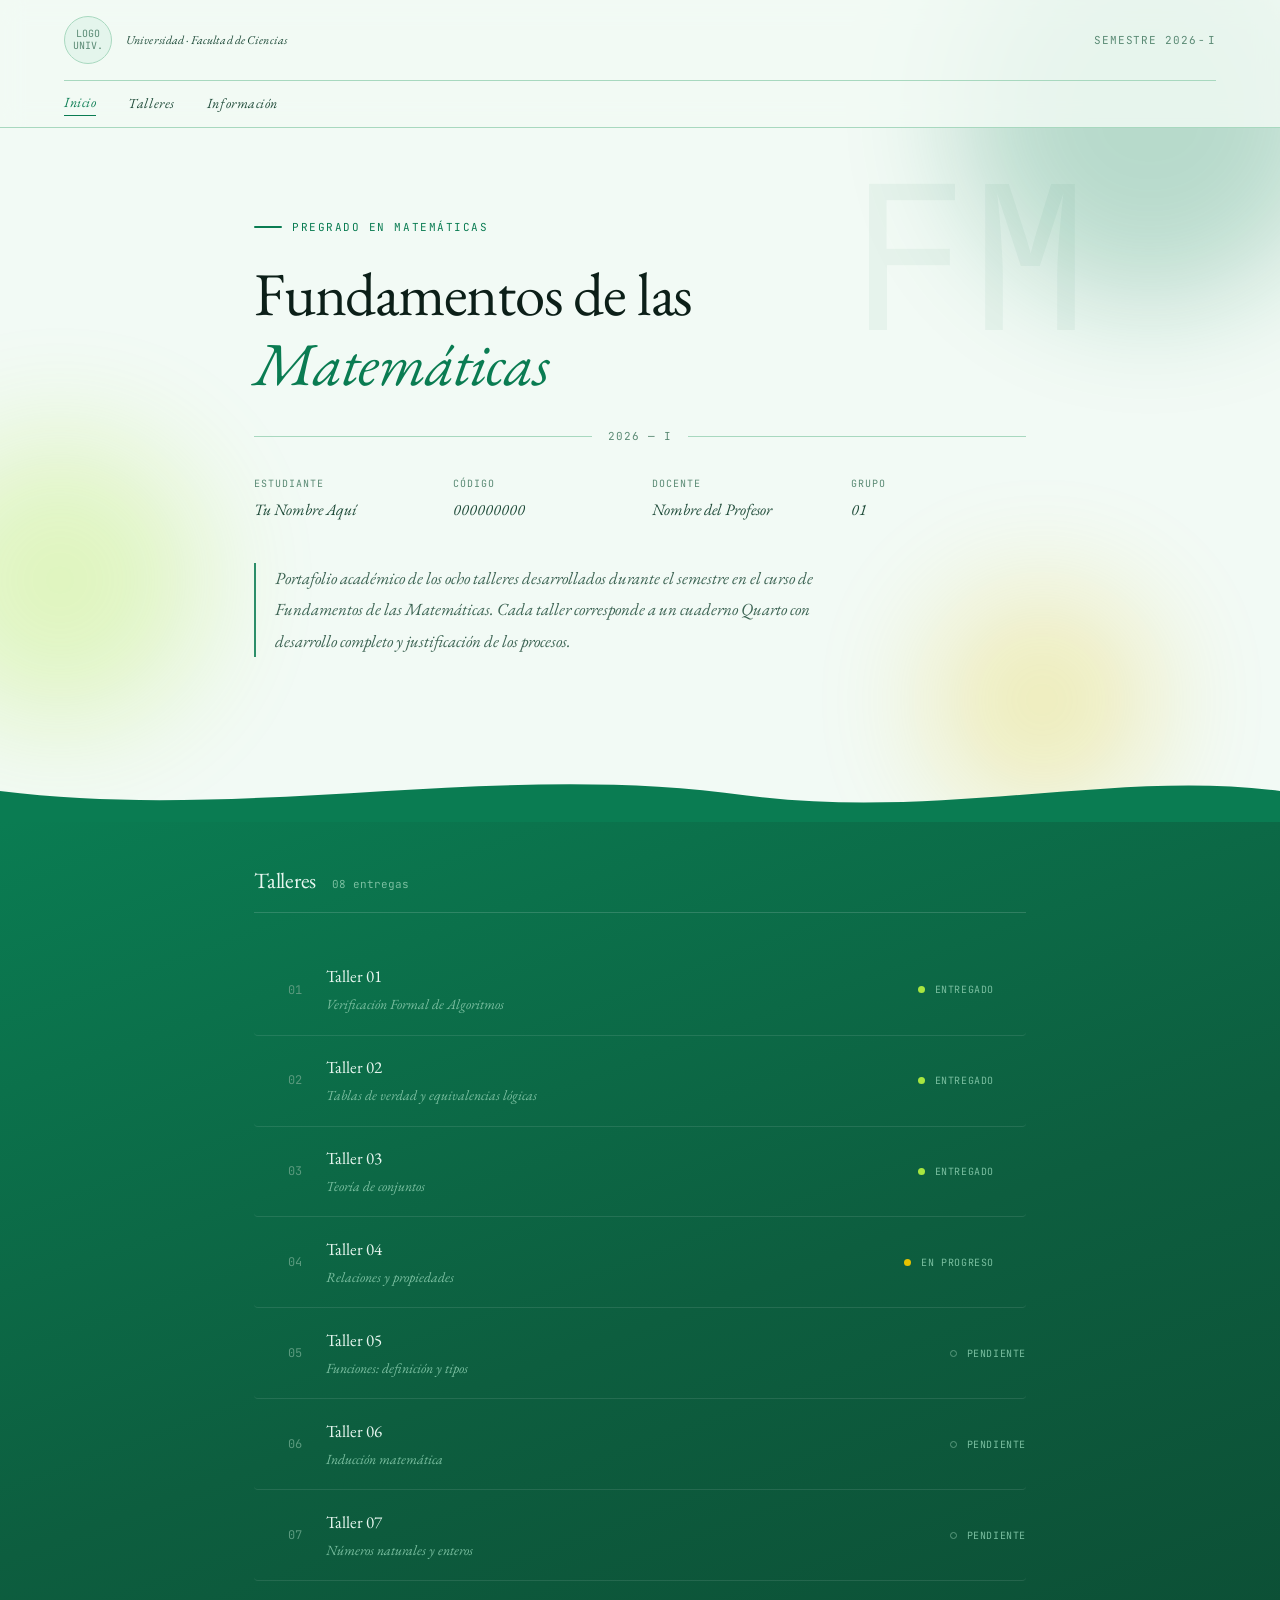
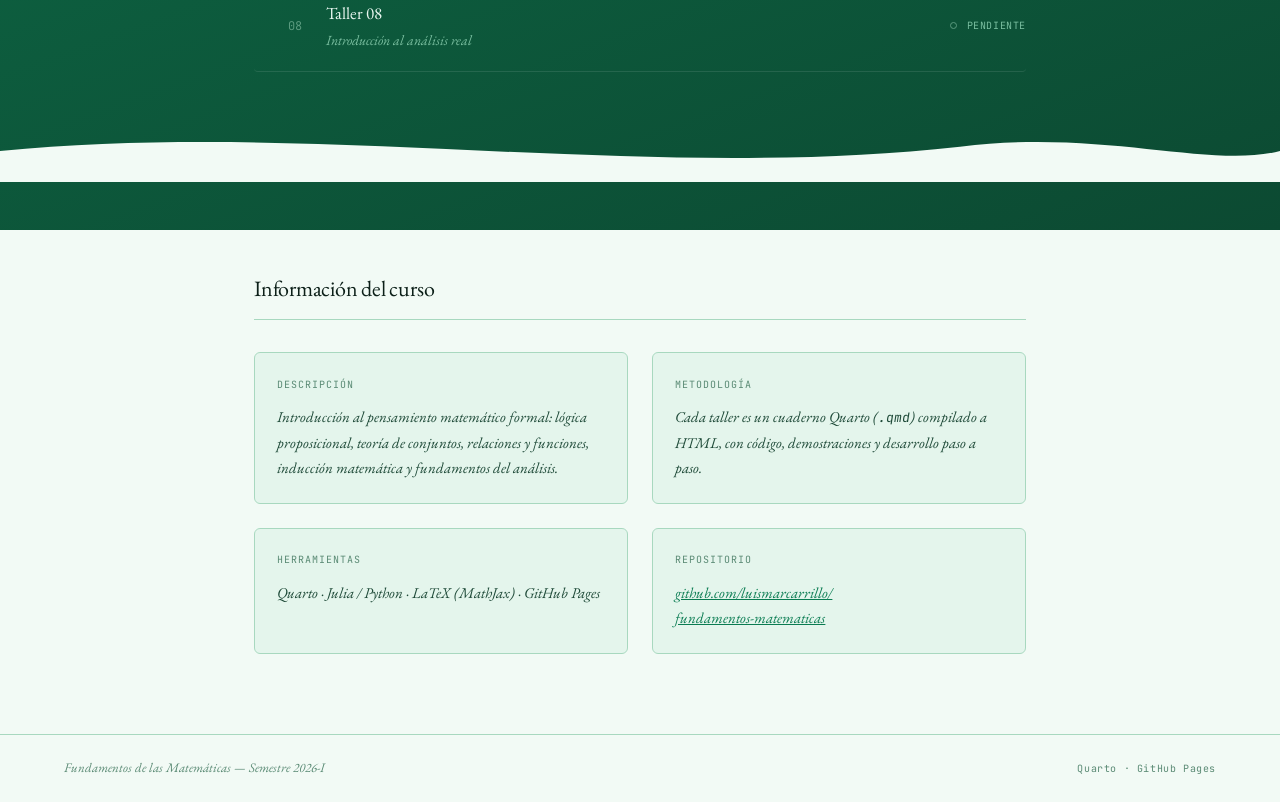
<file: index.html>
<!DOCTYPE html>
<html lang="es">
<head>
  <link rel="icon" href="assets/favicon.ico" type="image/x-icon"/>
  <meta charset="UTF-8"/>
  <meta name="viewport" content="width=device-width, initial-scale=1.0"/>
  <title>Fundamentos de las Matemáticas — 2026-I</title>
  <link rel="preconnect" href="https://fonts.googleapis.com"/>
  <link rel="preconnect" href="https://fonts.gstatic.com" crossorigin/>
  <link href="https://fonts.googleapis.com/css2?family=EB+Garamond:ital,wght@0,400;0,500;0,600;1,400;1,500&family=JetBrains+Mono:wght@300;400&family=Libre+Baskerville:ital,wght@0,400;0,700;1,400&display=swap" rel="stylesheet"/>
  <style>
    :root {
      --bg:        #f2faf5; 
      --bg2:       #e4f5ec;
      --ink:       #0c1f18;
      --ink-soft:  #1e4a38;
      --ink-muted: #5a8a74;
      --rule:      #a8d8bf;
      --accent:    #0a7c52;
      --accent2:   #c8b800;
      --gold:      #e6c200;
      --serif:     'EB Garamond', 'Libre Baskerville', Georgia, serif;
      --mono:      'JetBrains Mono', 'Courier New', monospace;
    }

    *, *::before, *::after { margin: 0; padding: 0; box-sizing: border-box; }
    html { scroll-behavior: smooth; }

    body {
      font-family: var(--serif);
      background: var(--bg);
      color: var(--ink);
      font-size: 17px;
      line-height: 1.7;
      -webkit-font-smoothing: antialiased;
      position: relative;
      overflow-x: hidden;
    }

    /* ─── FONDO CON BLOB / OLA ESTILO IMAGEN ─── */
    body::after {
      content: '';
      position: fixed;
      inset: 0;
      z-index: -2;
      background: var(--bg);
    }

    .bg-blobs {
      position: fixed;
      inset: 0;
      z-index: -1;
      pointer-events: none;
      overflow: hidden;
    }

    .bg-blobs svg {
      width: 100%;
      height: 100%;
    }

    /* ─── HEADER ─── */
    header {
      border-bottom: 1px solid var(--rule);
      padding: 0 max(2rem, 5vw);
      background: rgba(242,250,245,0.82);
      backdrop-filter: blur(12px);
      -webkit-backdrop-filter: blur(12px);
      position: sticky;
      top: 0;
      z-index: 10;
    }

    .header-top {
      display: flex;
      align-items: center;
      justify-content: space-between;
      padding: 1rem 0;
      border-bottom: 1px solid var(--rule);
    }

    .univ-brand {
      display: flex;
      align-items: center;
      gap: 14px;
    }

    .univ-logo {
      width: 48px;
      height: 48px;
      border: 1.5px solid var(--rule);
      border-radius: 50%;
      display: flex;
      align-items: center;
      justify-content: center;
      flex-shrink: 0;
      overflow: hidden;
      background: var(--bg2);
    }

    .univ-logo img { width: 100%; height: 100%; object-fit: contain; }

    .univ-logo-placeholder {
      font-family: var(--mono);
      font-size: 10px;
      color: var(--ink-muted);
      text-align: center;
      line-height: 1.2;
      padding: 4px;
    }

    .univ-name {
      font-size: 12px;
      color: var(--ink-soft);
      font-style: italic;
      letter-spacing: 0.01em;
    }

    .header-semester {
      font-family: var(--mono);
      font-size: 11px;
      color: var(--ink-muted);
      letter-spacing: 0.08em;
      text-transform: uppercase;
    }

    nav {
      display: flex;
      align-items: center;
      gap: 2rem;
      padding: 0.65rem 0;
      font-size: 14px;
    }

    nav a {
      color: var(--ink-soft);
      text-decoration: none;
      letter-spacing: 0.04em;
      transition: color 0.15s;
      font-style: italic;
    }

    nav a:hover, nav a.active { color: var(--accent); }
    nav a.active { border-bottom: 1px solid var(--accent); }

    /* ─── HERO ─── */
    .hero {
      padding: max(5rem, 10vh) max(2rem, 5vw) max(4rem, 7vh);
      max-width: 900px;
      margin: 0 auto;
      position: relative;
    }

    .hero::before {
      content: 'FM';
      font-family: var(--mono);
      font-size: 200px;
      color: rgba(10,124,82,0.05);
      position: absolute;
      top: 30px;
      right: 0;
      line-height: 1;
      pointer-events: none;
      user-select: none;
    }

    .course-label {
      font-family: var(--mono);
      font-size: 11px;
      letter-spacing: 0.14em;
      text-transform: uppercase;
      color: var(--accent);
      margin-bottom: 1.4rem;
      display: flex;
      align-items: center;
      gap: 10px;
    }

    .course-label::before {
      content: '';
      display: inline-block;
      width: 28px;
      height: 1.5px;
      background: var(--accent);
      border-radius: 2px;
    }

    h1.title {
      font-size: clamp(2.6rem, 5vw, 3.8rem);
      font-weight: 400;
      line-height: 1.15;
      color: var(--ink);
      letter-spacing: -0.02em;
      margin-bottom: 0.4rem;
    }

    h1.title em {
      font-style: italic;
      color: var(--accent);
    }

    .subtitle-rule {
      display: flex;
      align-items: center;
      gap: 1rem;
      margin: 1.8rem 0;
    }

    .subtitle-rule hr {
      flex: 1;
      border: none;
      border-top: 1px solid var(--rule);
    }

    .subtitle-rule span {
      font-family: var(--mono);
      font-size: 11px;
      color: var(--ink-muted);
      letter-spacing: 0.08em;
    }

    .hero-meta {
      display: grid;
      grid-template-columns: repeat(auto-fit, minmax(170px, 1fr));
      gap: 1.5rem;
      margin-bottom: 2.5rem;
    }

    .meta-label {
      font-family: var(--mono);
      font-size: 10px;
      letter-spacing: 0.1em;
      text-transform: uppercase;
      color: var(--ink-muted);
      margin-bottom: 4px;
    }

    .meta-value {
      font-size: 16px;
      color: var(--ink-soft);
      font-style: italic;
    }

    .hero-desc {
      font-size: 17px;
      color: var(--ink-soft);
      max-width: 600px;
      line-height: 1.85;
      font-style: italic;
      border-left: 2.5px solid var(--accent);
      padding-left: 1.2rem;
      margin-bottom: 2.5rem;
      opacity: 0.85;
    }

    /* ─── WAVE DIVIDER ─── */
    .wave-divider {
      width: 100%;
      line-height: 0;
      margin-top: -1px;
    }

    .wave-divider svg { display: block; width: 100%; }

    /* ─── SECCIÓN CON FONDO COLOREADO ─── */
    .section-colored {
      background: linear-gradient(160deg, #0a7c52 0%, #0d5e3f 50%, #0c4a32 100%);
      position: relative;
      padding-bottom: 3rem;
    }

    .section-colored .section {
      --ink: #e8f7f0;
      --ink-soft: #c4eada;
      --ink-muted: #7abfa0;
      --rule: rgba(255,255,255,0.15);
      --accent: #a8e6c8;
      --bg2: rgba(255,255,255,0.06);
    }

    .section-colored .section-header h2 { color: #e8f7f0; }
    .section-colored .section-header .count { color: #7abfa0; }
    .section-colored .taller-name { color: #e8f7f0; }
    .section-colored .taller-topic { color: #7abfa0; }
    .section-colored .taller-num { color: #5a9a7e; }
    .section-colored .status-label { color: #7abfa0; }
    .section-colored .taller-row { border-bottom-color: rgba(255,255,255,0.1); }
    .section-colored .taller-row:hover { background: rgba(255,255,255,0.05); }
    .section-colored .taller-arrow { color: #a8e6c8; }
    .section-colored .status-dot.done { background: #a8e640; }
    .section-colored .status-dot.pending { background: transparent; border: 1.5px solid #5a9a7e; }
    .section-colored .status-dot.wip { background: #e6c200; }
    .section-colored .section-header { border-bottom-color: rgba(255,255,255,0.15); }

    /* ─── TALLERES ─── */
    .section {
      padding: 0 max(2rem, 5vw) max(3rem, 5vh);
      max-width: 900px;
      margin: 0 auto;
    }

    .section-header {
      display: flex;
      align-items: baseline;
      gap: 1rem;
      margin-bottom: 2rem;
      padding: 2.5rem 0 0.75rem;
      border-bottom: 1px solid var(--rule);
    }

    .section-header h2 {
      font-size: 22px;
      font-weight: 400;
      letter-spacing: -0.01em;
    }

    .section-header .count {
      font-family: var(--mono);
      font-size: 11px;
      color: var(--ink-muted);
    }

    .talleres-list { display: flex; flex-direction: column; }

    .taller-row {
      display: grid;
      grid-template-columns: 48px 1fr auto;
      align-items: center;
      gap: 1.5rem;
      padding: 1.1rem 0;
      border-bottom: 1px solid var(--rule);
      text-decoration: none;
      color: inherit;
      transition: background 0.15s, padding-left 0.15s;
      position: relative;
      cursor: pointer;
      border-radius: 4px;
    }

    .taller-row:hover { background: rgba(10,124,82,0.06); padding-left: 8px; }
    .taller-row:hover .taller-arrow { opacity: 1; transform: translateX(0); }

    .taller-num {
      font-family: var(--mono);
      font-size: 12px;
      color: var(--ink-muted);
      text-align: right;
    }

    .taller-name { font-size: 17px; font-weight: 400; color: var(--ink); margin-bottom: 2px; }
    .taller-topic { font-size: 14px; color: var(--ink-muted); font-style: italic; }

    .taller-status { display: flex; align-items: center; gap: 10px; }

    .status-dot { width: 7px; height: 7px; border-radius: 50%; flex-shrink: 0; }
    .status-dot.done    { background: #2ea84a; }
    .status-dot.pending { background: transparent; border: 1.5px solid var(--ink-muted); }
    .status-dot.wip     { background: var(--gold); }

    .status-label {
      font-family: var(--mono);
      font-size: 10px;
      letter-spacing: 0.06em;
      text-transform: uppercase;
      color: var(--ink-muted);
      white-space: nowrap;
    }

    .taller-arrow {
      font-size: 14px;
      color: var(--accent);
      opacity: 0;
      transform: translateX(-6px);
      transition: opacity 0.15s, transform 0.2s;
      margin-left: 8px;
    }

    /* ─── WAVE 2 (cierre sección coloreada) ─── */
    .wave-bottom svg { display: block; width: 100%; }

    /* ─── INFO SECTION ─── */
    .info-grid {
      display: grid;
      grid-template-columns: 1fr 1fr;
      gap: 1.5rem;
      margin-top: 2rem;
    }

    @media (max-width: 600px) { .info-grid { grid-template-columns: 1fr; } }

    .info-card {
      background: var(--bg2);
      border: 1px solid var(--rule);
      padding: 1.4rem;
      border-radius: 6px;
      transition: border-color 0.2s;
    }

    .info-card:hover { border-color: var(--accent); }

    .info-card-title {
      font-family: var(--mono);
      font-size: 10px;
      letter-spacing: 0.1em;
      text-transform: uppercase;
      color: var(--ink-muted);
      margin-bottom: 0.7rem;
    }

    .info-card-body {
      font-size: 15px;
      color: var(--ink-soft);
      font-style: italic;
      line-height: 1.7;
    }

    /* ─── FOOTER ─── */
    footer {
      border-top: 1px solid var(--rule);
      padding: 1.4rem max(2rem, 5vw);
      display: flex;
      align-items: center;
      justify-content: space-between;
      gap: 1rem;
      flex-wrap: wrap;
      margin-top: 2rem;
    }

    footer p { font-size: 13px; color: var(--ink-muted); font-style: italic; }

    footer .built-with {
      font-family: var(--mono);
      font-size: 10px;
      color: var(--ink-muted);
      letter-spacing: 0.06em;
    }

    /* ─── FLOATING ORBS ─── */
    .orb {
      position: fixed;
      border-radius: 50%;
      filter: blur(60px);
      opacity: 0.25;
      pointer-events: none;
      z-index: -1;
      animation: drift 12s ease-in-out infinite alternate;
    }

    .orb-1 { width: 380px; height: 380px; background: #0a7c52; top: -80px; right: -60px; animation-delay: 0s; }
    .orb-2 { width: 280px; height: 280px; background: #a8e620; bottom: 20%; left: -80px; animation-delay: -4s; }
    .orb-3 { width: 220px; height: 220px; background: #e6c200; bottom: 10%; right: 10%; animation-delay: -8s; }

    @keyframes drift {
      from { transform: translate(0, 0) scale(1); }
      to   { transform: translate(20px, 30px) scale(1.05); }
    }

    /* ─── ANIMATIONS ─── */
    @keyframes fadeUp {
      from { opacity: 0; transform: translateY(20px); }
      to   { opacity: 1; transform: translateY(0); }
    }

    .hero  { animation: fadeUp 0.7s ease-out both; }
    .section { animation: fadeUp 0.7s ease-out both 0.15s; }

    @media (max-width: 640px) {
      .hero::before { display: none; }
      .orb { display: none; }
      .taller-row { grid-template-columns: 36px 1fr auto; gap: 0.8rem; }
    }
  </style>
</head>
<body>

<!-- Orbs flotantes -->
<div class="orb orb-1"></div>
<div class="orb orb-2"></div>
<div class="orb orb-3"></div>

<header>
  <div class="header-top">
    <div class="univ-brand">
      <div class="univ-logo">
        <!--
          Reemplaza con:
          <img src="assets/logo-universidad.png" alt="Logo universidad"/>
        -->
        <div class="univ-logo-placeholder">LOGO<br/>UNIV.</div>
      </div>
      <span class="univ-name">Universidad · Facultad de Ciencias</span>
    </div>
    <span class="header-semester">Semestre 2026&#8202;-&#8202;I</span>
  </div>
  <nav>
    <a href="index.html" class="active">Inicio</a>
    <a href="#talleres">Talleres</a>
    <a href="#info">Información</a>
  </nav>
</header>

<main>
  <!-- HERO -->
  <section class="hero">
    <div class="course-label">Pregrado en Matemáticas</div>
    <h1 class="title">Fundamentos de las<br/><em>Matemáticas</em></h1>

    <div class="subtitle-rule">
      <hr/>
      <span>2026 — I</span>
      <hr/>
    </div>

    <div class="hero-meta">
      <div class="meta-item">
        <div class="meta-label">Estudiante</div>
        <div class="meta-value">Tu Nombre Aquí</div>
      </div>
      <div class="meta-item">
        <div class="meta-label">Código</div>
        <div class="meta-value">000000000</div>
      </div>
      <div class="meta-item">
        <div class="meta-label">Docente</div>
        <div class="meta-value">Nombre del Profesor</div>
      </div>
      <div class="meta-item">
        <div class="meta-label">Grupo</div>
        <div class="meta-value">01</div>
      </div>
    </div>

    <p class="hero-desc">
      Portafolio académico de los ocho talleres desarrollados durante el semestre
      en el curso de Fundamentos de las Matemáticas. Cada taller corresponde
      a un cuaderno Quarto con desarrollo completo y justificación de los procesos.
    </p>
  </section>

  <!-- OLA DE ENTRADA A SECCIÓN VERDE -->
  <div class="wave-divider">
    <svg viewBox="0 0 1440 70" xmlns="http://www.w3.org/2000/svg" preserveAspectRatio="none">
      <path d="M0,35 C280,70 560,0 840,40 C1060,68 1260,10 1440,35 L1440,70 L0,70 Z" fill="#0a7c52"/>
    </svg>
  </div>

  <!-- TALLERES sobre fondo verde -->
  <div class="section-colored">
    <section class="section" id="talleres">
      <div class="section-header">
        <h2>Talleres</h2>
        <span class="count">08 entregas</span>
      </div>
      <div class="talleres-list" id="tallerList"></div>
    </section>

    <!-- OLA DE SALIDA -->
    <div class="wave-bottom">
      <svg viewBox="0 0 1440 70" xmlns="http://www.w3.org/2000/svg" preserveAspectRatio="none">
        <path d="M0,35 C360,0 720,70 1080,30 C1240,10 1360,55 1440,35 L1440,70 L0,70 Z" fill="#f2faf5"/>
      </svg>
    </div>
  </div>

  <!-- INFO -->
  <section class="section" id="info">
    <div class="section-header">
      <h2>Información del curso</h2>
    </div>
    <div class="info-grid">
      <div class="info-card">
        <div class="info-card-title">Descripción</div>
        <div class="info-card-body">
          Introducción al pensamiento matemático formal: lógica proposicional,
          teoría de conjuntos, relaciones y funciones, inducción matemática
          y fundamentos del análisis.
        </div>
      </div>
      <div class="info-card">
        <div class="info-card-title">Metodología</div>
        <div class="info-card-body">
          Cada taller es un cuaderno Quarto (<code style="font-family:var(--mono);font-size:13px;">.qmd</code>)
          compilado a HTML, con código, demostraciones y desarrollo paso a paso.
        </div>
      </div>
      <div class="info-card">
        <div class="info-card-title">Herramientas</div>
        <div class="info-card-body">
          Quarto · Julia / Python · LaTeX (MathJax) · GitHub Pages
        </div>
      </div>
      <div class="info-card">
        <div class="info-card-title">Repositorio</div>
        <div class="info-card-body">
          <a href="https://github.com/luismarcarrillo/fundamentos-matematicas"
             style="color:var(--accent);">
            github.com/luismarcarrillo/<br/>fundamentos-matematicas
          </a>
        </div>
      </div>
    </div>
  </section>
</main>

<footer>
  <p>Fundamentos de las Matemáticas &mdash; Semestre 2026-I</p>
  <span class="built-with">Quarto · GitHub Pages</span>
</footer>

<script>
const talleres = [
  { num: 1, nombre: "Taller 01",
  tema: "Verificación Formal de Algoritmos",   // ← actualiza esto
  archivo: "talleres/taller-01.html",
  status: "done" },,
  { num: 2, nombre: "Taller 02", tema: "Tablas de verdad y equivalencias lógicas", archivo: "talleres/taller-02.html", status: "done"    },
  { num: 3, nombre: "Taller 03", tema: "Teoría de conjuntos",                      archivo: "talleres/taller-03.html", status: "done"    },
  { num: 4, nombre: "Taller 04", tema: "Relaciones y propiedades",                 archivo: "talleres/taller-04.html", status: "wip"     },
  { num: 5, nombre: "Taller 05", tema: "Funciones: definición y tipos",            archivo: "talleres/taller-05.html", status: "pending" },
  { num: 6, nombre: "Taller 06", tema: "Inducción matemática",                     archivo: "talleres/taller-06.html", status: "pending" },
  { num: 7, nombre: "Taller 07", tema: "Números naturales y enteros",              archivo: "talleres/taller-07.html", status: "pending" },
  { num: 8, nombre: "Taller 08", tema: "Introducción al análisis real",            archivo: "talleres/taller-08.html", status: "pending" },
];

const statusLabel = { done: "Entregado", wip: "En progreso", pending: "Pendiente" };

const list = document.getElementById("tallerList");
talleres.forEach(t => {
  const isLink = t.status !== "pending";
  const el = document.createElement(isLink ? "a" : "div");
  if (isLink) { el.href = t.archivo; }
  el.className = "taller-row";
  el.innerHTML = `
    <span class="taller-num">${String(t.num).padStart(2,"0")}</span>
    <div class="taller-info">
      <div class="taller-name">${t.nombre}</div>
      <div class="taller-topic">${t.tema}</div>
    </div>
    <div class="taller-status">
      <span class="status-dot ${t.status}"></span>
      <span class="status-label">${statusLabel[t.status]}</span>
      ${isLink ? '<span class="taller-arrow">→</span>' : ''}
    </div>
  `;
  list.appendChild(el);
});
</script>
</body>
</html>
</file>
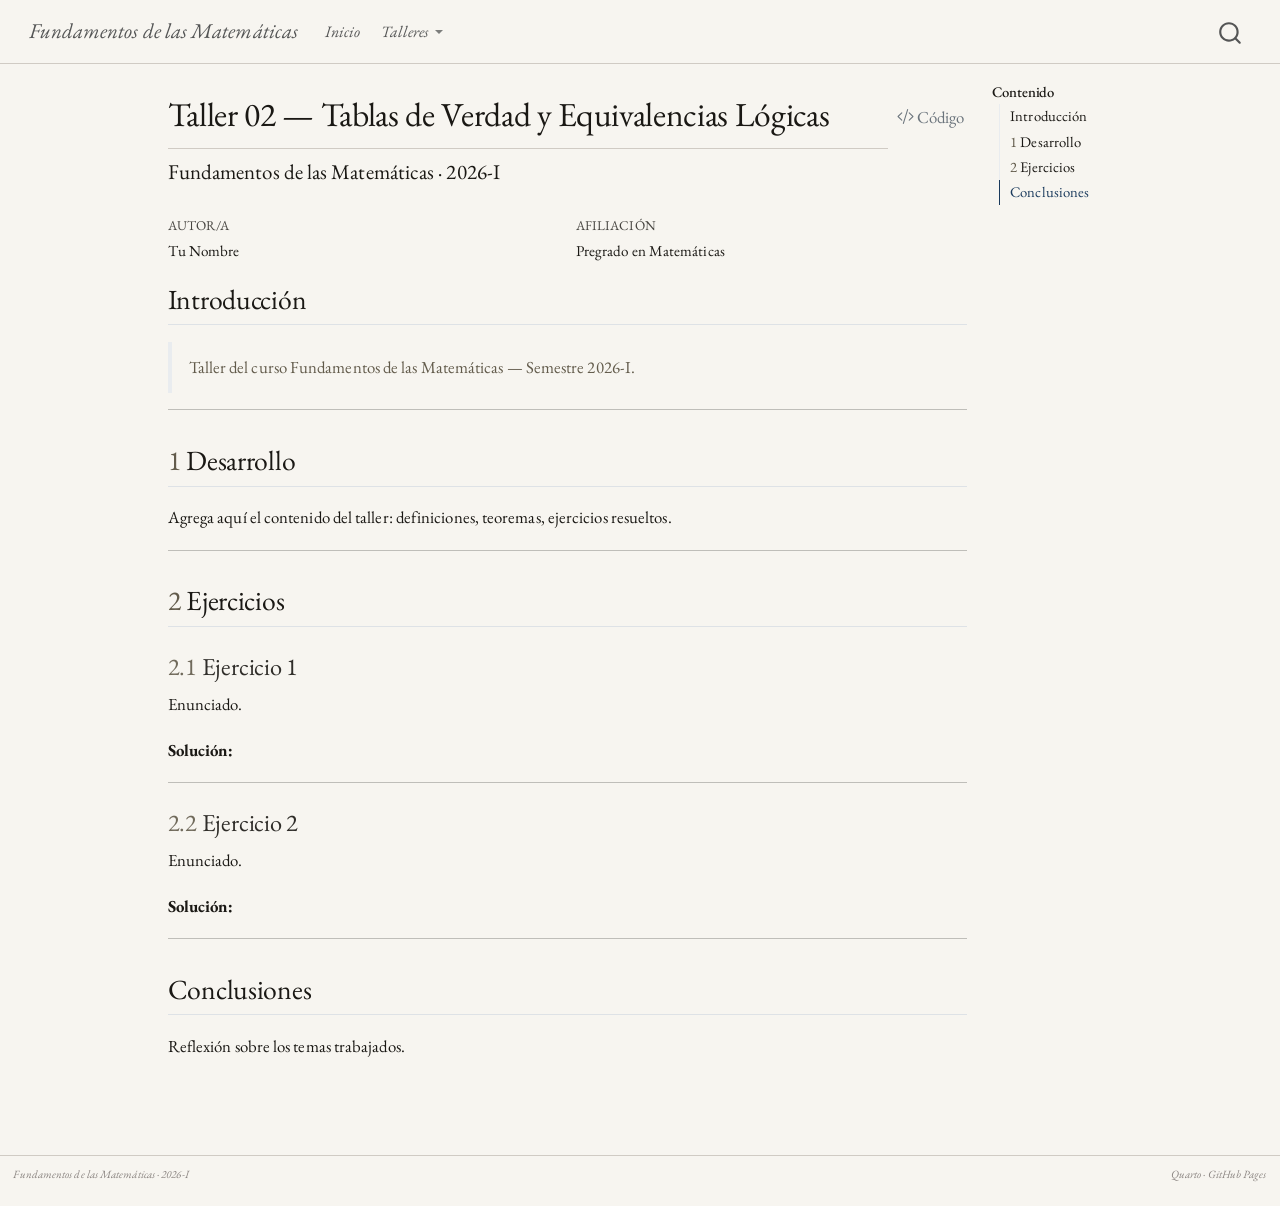
<file: talleres/taller-02.html>
<!DOCTYPE html>
<html xmlns="http://www.w3.org/1999/xhtml" lang="es" xml:lang="es"><head>

<meta charset="utf-8">
<meta name="generator" content="quarto-1.9.38">

<meta name="viewport" content="width=device-width, initial-scale=1.0, user-scalable=yes">

<meta name="author" content="Tu Nombre">

<title>Taller 02 — Tablas de Verdad y Equivalencias Lógicas – Fundamentos de las Matemáticas</title>
<style>
/* Default styles provided by pandoc.
** See https://pandoc.org/MANUAL.html#variables-for-html for config info.
*/
code{white-space: pre-wrap;}
span.smallcaps{font-variant: small-caps;}
div.columns{display: flex; gap: min(4vw, 1.5em);}
div.column{flex: auto; overflow-x: auto;}
div.hanging-indent{margin-left: 1.5em; text-indent: -1.5em;}
ul.task-list{list-style: none;}
ul.task-list li input[type="checkbox"] {
  width: 0.8em;
  margin: 0 0.8em 0.2em -1em; /* quarto-specific, see https://github.com/quarto-dev/quarto-cli/issues/4556 */ 
  vertical-align: middle;
}
/* CSS for syntax highlighting */
html { -webkit-text-size-adjust: 100%; }
pre > code.sourceCode { white-space: pre; position: relative; }
pre > code.sourceCode > span { display: inline-block; line-height: 1.25; }
pre > code.sourceCode > span:empty { height: 1.2em; }
.sourceCode { overflow: visible; }
code.sourceCode > span { color: inherit; text-decoration: inherit; }
div.sourceCode { margin: 1em 0; }
pre.sourceCode { margin: 0; }
@media screen {
div.sourceCode { overflow: auto; }
}
@media print {
pre > code.sourceCode { white-space: pre-wrap; }
pre > code.sourceCode > span { text-indent: -5em; padding-left: 5em; }
}
pre.numberSource code
  { counter-reset: source-line 0; }
pre.numberSource code > span
  { position: relative; left: -4em; counter-increment: source-line; }
pre.numberSource code > span > a:first-child::before
  { content: counter(source-line);
    position: relative; left: -1em; text-align: right; vertical-align: baseline;
    border: none; display: inline-block;
    -webkit-touch-callout: none; -webkit-user-select: none;
    -khtml-user-select: none; -moz-user-select: none;
    -ms-user-select: none; user-select: none;
    padding: 0 4px; width: 4em;
  }
pre.numberSource { margin-left: 3em;  padding-left: 4px; }
div.sourceCode
  {   }
@media screen {
pre > code.sourceCode > span > a:first-child::before { text-decoration: underline; }
}
</style>


<script src="../site_libs/quarto-nav/quarto-nav.js"></script>
<script src="../site_libs/quarto-nav/headroom.min.js"></script>
<script src="../site_libs/clipboard/clipboard.min.js"></script>
<script src="../site_libs/quarto-search/autocomplete.umd.js"></script>
<script src="../site_libs/quarto-search/fuse.min.js"></script>
<script src="../site_libs/quarto-search/quarto-search.js"></script>
<meta name="quarto:offset" content="../">
<script src="../site_libs/quarto-html/quarto.js" type="module"></script>
<script src="../site_libs/quarto-html/tabsets/tabsets.js" type="module"></script>
<script src="../site_libs/quarto-html/popper.min.js"></script>
<script src="../site_libs/quarto-html/tippy.umd.min.js"></script>
<script src="../site_libs/quarto-html/anchor.min.js"></script>
<link href="../site_libs/quarto-html/tippy.css" rel="stylesheet">
<link href="../site_libs/quarto-html/quarto-syntax-highlighting-dd446809646b2741713ed6fc760ab3ce.css" rel="stylesheet" id="quarto-text-highlighting-styles">
<script src="../site_libs/bootstrap/bootstrap.min.js"></script>
<link href="../site_libs/bootstrap/bootstrap-icons.css" rel="stylesheet">
<link href="../site_libs/bootstrap/bootstrap-20384d8f7751bb033ef3d5d2bfa4f610.min.css" rel="stylesheet" append-hash="true" id="quarto-bootstrap" data-mode="light">
<script id="quarto-search-options" type="application/json">{
  "location": "navbar",
  "copy-button": false,
  "collapse-after": 3,
  "panel-placement": "end",
  "type": "overlay",
  "limit": 50,
  "keyboard-shortcut": [
    "f",
    "/",
    "s"
  ],
  "show-item-context": false,
  "language": {
    "search-no-results-text": "No se han encontrado resultados",
    "search-matching-documents-text": "documentos encontrados",
    "search-copy-link-title": "Copiar el enlace en la búsqueda",
    "search-hide-matches-text": "Ocultar resultados adicionales",
    "search-more-match-text": "resultado adicional en este documento",
    "search-more-matches-text": "resultados adicionales en este documento",
    "search-clear-button-title": "Borrar",
    "search-text-placeholder": "",
    "search-detached-cancel-button-title": "Cancelar",
    "search-submit-button-title": "Enviar",
    "search-label": "Buscar"
  }
}</script>


</head>

<body class="nav-fixed quarto-light">

<div id="quarto-search-results"></div>
  <header id="quarto-header" class="headroom fixed-top">
    <nav class="navbar navbar-expand-lg " data-bs-theme="dark">
      <div class="navbar-container container-fluid">
      <div class="navbar-brand-container mx-auto">
    <a class="navbar-brand" href="../index.html">
    <span class="navbar-title">Fundamentos de las Matemáticas</span>
    </a>
  </div>
            <div id="quarto-search" class="" title="Buscar"></div>
          <button class="navbar-toggler" type="button" data-bs-toggle="collapse" data-bs-target="#navbarCollapse" aria-controls="navbarCollapse" role="menu" aria-expanded="false" aria-label="Navegación de palanca" onclick="if (window.quartoToggleHeadroom) { window.quartoToggleHeadroom(); }">
  <span class="navbar-toggler-icon"></span>
</button>
          <div class="collapse navbar-collapse" id="navbarCollapse">
            <ul class="navbar-nav navbar-nav-scroll me-auto">
  <li class="nav-item">
    <a class="nav-link" href="../index.html"> 
<span class="menu-text">Inicio</span></a>
  </li>  
  <li class="nav-item dropdown ">
    <a class="nav-link dropdown-toggle" href="#" id="nav-menu-talleres" role="link" data-bs-toggle="dropdown" aria-expanded="false">
 <span class="menu-text">Talleres</span>
    </a>
    <ul class="dropdown-menu" aria-labelledby="nav-menu-talleres">    
        <li>
    <a class="dropdown-item" href="../talleres/taller-01.html">
 <span class="dropdown-text">Taller 01 — Verificación Formal de Algoritmos</span></a>
  </li>  
        <li>
    <a class="dropdown-item" href="../talleres/taller-02.html">
 <span class="dropdown-text">Taller 02 — Tablas de verdad</span></a>
  </li>  
        <li>
    <a class="dropdown-item" href="../talleres/taller-03.html">
 <span class="dropdown-text">Taller 03 — Teoría de conjuntos</span></a>
  </li>  
        <li>
    <a class="dropdown-item" href="../talleres/taller-04.html">
 <span class="dropdown-text">Taller 04 — Relaciones</span></a>
  </li>  
        <li>
    <a class="dropdown-item" href="../talleres/taller-05.html">
 <span class="dropdown-text">Taller 05 — Funciones</span></a>
  </li>  
        <li>
    <a class="dropdown-item" href="../talleres/taller-06.html">
 <span class="dropdown-text">Taller 06 — Inducción matemática</span></a>
  </li>  
        <li>
    <a class="dropdown-item" href="../talleres/taller-07.html">
 <span class="dropdown-text">Taller 07 — Números naturales</span></a>
  </li>  
        <li>
    <a class="dropdown-item" href="../talleres/taller-08.html">
 <span class="dropdown-text">Taller 08 — Análisis real</span></a>
  </li>  
    </ul>
  </li>
</ul>
          </div> <!-- /navcollapse -->
            <div class="quarto-navbar-tools">
</div>
      </div> <!-- /container-fluid -->
    </nav>
</header>
<!-- content -->
<div id="quarto-content" class="quarto-container page-columns page-rows-contents page-layout-article page-navbar">
<!-- sidebar -->
<!-- margin-sidebar -->
    <div id="quarto-margin-sidebar" class="sidebar margin-sidebar">
        <nav id="TOC" role="doc-toc" class="toc-active">
    <h2 id="toc-title">Contenido</h2>
   
  <ul>
  <li><a href="#introducción" id="toc-introducción" class="nav-link active" data-scroll-target="#introducción">Introducción</a></li>
  <li><a href="#desarrollo" id="toc-desarrollo" class="nav-link" data-scroll-target="#desarrollo"><span class="header-section-number">1</span> Desarrollo</a></li>
  <li><a href="#ejercicios" id="toc-ejercicios" class="nav-link" data-scroll-target="#ejercicios"><span class="header-section-number">2</span> Ejercicios</a>
  <ul class="collapse">
  <li><a href="#ejercicio-1" id="toc-ejercicio-1" class="nav-link" data-scroll-target="#ejercicio-1"><span class="header-section-number">2.1</span> Ejercicio 1</a></li>
  <li><a href="#ejercicio-2" id="toc-ejercicio-2" class="nav-link" data-scroll-target="#ejercicio-2"><span class="header-section-number">2.2</span> Ejercicio 2</a></li>
  </ul></li>
  <li><a href="#conclusiones" id="toc-conclusiones" class="nav-link" data-scroll-target="#conclusiones">Conclusiones</a></li>
  </ul>
</nav>
    </div>
<!-- main -->
<main class="content" id="quarto-document-content">

<header id="title-block-header" class="quarto-title-block default">
<div class="quarto-title">
<div class="quarto-title-block"><div><h1 class="title">Taller 02 — Tablas de Verdad y Equivalencias Lógicas</h1><button type="button" class="btn code-tools-button" id="quarto-code-tools-source"><i class="bi"></i> Código</button></div></div>
<p class="subtitle lead">Fundamentos de las Matemáticas · 2026-I</p>
</div>


<div class="quarto-title-meta-author">
  <div class="quarto-title-meta-heading">Autor/a</div>
  <div class="quarto-title-meta-heading">Afiliación</div>
  
    <div class="quarto-title-meta-contents">
    <p class="author">Tu Nombre </p>
  </div>
  <div class="quarto-title-meta-contents">
        <p class="affiliation">
            Pregrado en Matemáticas
          </p>
      </div>
  </div>

<div class="quarto-title-meta">

      
  
    
  </div>
  


</header>


<section id="introducción" class="level2 unnumbered">
<h2 class="unnumbered anchored" data-anchor-id="introducción">Introducción</h2>
<blockquote class="blockquote">
<p>Taller del curso Fundamentos de las Matemáticas — Semestre 2026-I.</p>
</blockquote>
<hr>
</section>
<section id="desarrollo" class="level2" data-number="1">
<h2 data-number="1" class="anchored" data-anchor-id="desarrollo"><span class="header-section-number">1</span> Desarrollo</h2>
<p>Agrega aquí el contenido del taller: definiciones, teoremas, ejercicios resueltos.</p>
<hr>
</section>
<section id="ejercicios" class="level2" data-number="2">
<h2 data-number="2" class="anchored" data-anchor-id="ejercicios"><span class="header-section-number">2</span> Ejercicios</h2>
<section id="ejercicio-1" class="level3" data-number="2.1">
<h3 data-number="2.1" class="anchored" data-anchor-id="ejercicio-1"><span class="header-section-number">2.1</span> Ejercicio 1</h3>
<p>Enunciado.</p>
<p><strong>Solución:</strong></p>
<hr>
</section>
<section id="ejercicio-2" class="level3" data-number="2.2">
<h3 data-number="2.2" class="anchored" data-anchor-id="ejercicio-2"><span class="header-section-number">2.2</span> Ejercicio 2</h3>
<p>Enunciado.</p>
<p><strong>Solución:</strong></p>
<hr>
</section>
</section>
<section id="conclusiones" class="level2 unnumbered">
<h2 class="unnumbered anchored" data-anchor-id="conclusiones">Conclusiones</h2>
<p>Reflexión sobre los temas trabajados.</p>


<!-- -->

</section>

</main> <!-- /main -->
<script id="quarto-html-after-body" type="application/javascript">
  window.document.addEventListener("DOMContentLoaded", function (event) {
    const icon = "";
    const anchorJS = new window.AnchorJS();
    anchorJS.options = {
      placement: 'right',
      icon: icon
    };
    anchorJS.add('.anchored');
    const isCodeAnnotation = (el) => {
      for (const clz of el.classList) {
        if (clz.startsWith('code-annotation-')) {                     
          return true;
        }
      }
      return false;
    }
    const onCopySuccess = function(e) {
      // button target
      const button = e.trigger;
      // don't keep focus
      button.blur();
      // flash "checked"
      button.classList.add('code-copy-button-checked');
      var currentTitle = button.getAttribute("title");
      button.setAttribute("title", "Copiado");
      let tooltip;
      if (window.bootstrap) {
        button.setAttribute("data-bs-toggle", "tooltip");
        button.setAttribute("data-bs-placement", "left");
        button.setAttribute("data-bs-title", "Copiado");
        tooltip = new bootstrap.Tooltip(button, 
          { trigger: "manual", 
            customClass: "code-copy-button-tooltip",
            offset: [0, -8]});
        tooltip.show();    
      }
      setTimeout(function() {
        if (tooltip) {
          tooltip.hide();
          button.removeAttribute("data-bs-title");
          button.removeAttribute("data-bs-toggle");
          button.removeAttribute("data-bs-placement");
        }
        button.setAttribute("title", currentTitle);
        button.classList.remove('code-copy-button-checked');
      }, 1000);
      // clear code selection
      e.clearSelection();
    }
    const getTextToCopy = function(trigger) {
      const outerScaffold = trigger.parentElement.cloneNode(true);
      const codeEl = outerScaffold.querySelector('code');
      for (const childEl of codeEl.children) {
        if (isCodeAnnotation(childEl)) {
          childEl.remove();
        }
      }
      return codeEl.innerText;
    }
    const clipboard = new window.ClipboardJS('.code-copy-button:not([data-in-quarto-modal])', {
      text: getTextToCopy
    });
    clipboard.on('success', onCopySuccess);
    if (window.document.getElementById('quarto-embedded-source-code-modal')) {
      const clipboardModal = new window.ClipboardJS('.code-copy-button[data-in-quarto-modal]', {
        text: getTextToCopy,
        container: window.document.getElementById('quarto-embedded-source-code-modal')
      });
      clipboardModal.on('success', onCopySuccess);
    }
    const viewSource = window.document.getElementById('quarto-view-source') ||
                       window.document.getElementById('quarto-code-tools-source');
    if (viewSource) {
      const sourceUrl = viewSource.getAttribute("data-quarto-source-url");
      viewSource.addEventListener("click", function(e) {
        if (sourceUrl) {
          // rstudio viewer pane
          if (/\bcapabilities=\b/.test(window.location)) {
            window.open(sourceUrl);
          } else {
            window.location.href = sourceUrl;
          }
        } else {
          const modal = new bootstrap.Modal(document.getElementById('quarto-embedded-source-code-modal'));
          modal.show();
        }
        return false;
      });
    }
    function toggleCodeHandler(show) {
      return function(e) {
        const detailsSrc = window.document.querySelectorAll(".cell > details > .sourceCode");
        for (let i=0; i<detailsSrc.length; i++) {
          const details = detailsSrc[i].parentElement;
          if (show) {
            details.open = true;
          } else {
            details.removeAttribute("open");
          }
        }
        const cellCodeDivs = window.document.querySelectorAll(".cell > .sourceCode");
        const fromCls = show ? "hidden" : "unhidden";
        const toCls = show ? "unhidden" : "hidden";
        for (let i=0; i<cellCodeDivs.length; i++) {
          const codeDiv = cellCodeDivs[i];
          if (codeDiv.classList.contains(fromCls)) {
            codeDiv.classList.remove(fromCls);
            codeDiv.classList.add(toCls);
          } 
        }
        return false;
      }
    }
    const hideAllCode = window.document.getElementById("quarto-hide-all-code");
    if (hideAllCode) {
      hideAllCode.addEventListener("click", toggleCodeHandler(false));
    }
    const showAllCode = window.document.getElementById("quarto-show-all-code");
    if (showAllCode) {
      showAllCode.addEventListener("click", toggleCodeHandler(true));
    }
      var localhostRegex = new RegExp(/^(?:http|https):\/\/localhost\:?[0-9]*\//);
      var mailtoRegex = new RegExp(/^mailto:/);
        var filterRegex = new RegExp("https:\/\/luismarcarrillo\.github\.io\/fundamentos-matematicas");
      var isInternal = (href) => {
          return filterRegex.test(href) || localhostRegex.test(href) || mailtoRegex.test(href);
      }
      // Inspect non-navigation links and adorn them if external
     var links = window.document.querySelectorAll('a[href]:not(.nav-link):not(.navbar-brand):not(.toc-action):not(.sidebar-link):not(.sidebar-item-toggle):not(.pagination-link):not(.no-external):not([aria-hidden]):not(.dropdown-item):not(.quarto-navigation-tool):not(.about-link)');
      for (var i=0; i<links.length; i++) {
        const link = links[i];
        if (!isInternal(link.href)) {
          // undo the damage that might have been done by quarto-nav.js in the case of
          // links that we want to consider external
          if (link.dataset.originalHref !== undefined) {
            link.href = link.dataset.originalHref;
          }
        }
      }
    function tippyHover(el, contentFn, onTriggerFn, onUntriggerFn) {
      const config = {
        allowHTML: true,
        maxWidth: 500,
        delay: 100,
        arrow: false,
        appendTo: function(el) {
            return el.parentElement;
        },
        interactive: true,
        interactiveBorder: 10,
        theme: 'quarto',
        placement: 'bottom-start',
      };
      if (contentFn) {
        config.content = contentFn;
      }
      if (onTriggerFn) {
        config.onTrigger = onTriggerFn;
      }
      if (onUntriggerFn) {
        config.onUntrigger = onUntriggerFn;
      }
      window.tippy(el, config); 
    }
    const noterefs = window.document.querySelectorAll('a[role="doc-noteref"]');
    for (var i=0; i<noterefs.length; i++) {
      const ref = noterefs[i];
      tippyHover(ref, function() {
        // use id or data attribute instead here
        let href = ref.getAttribute('data-footnote-href') || ref.getAttribute('href');
        try { href = new URL(href).hash; } catch {}
        const id = href.replace(/^#\/?/, "");
        const note = window.document.getElementById(id);
        if (note) {
          return note.innerHTML;
        } else {
          return "";
        }
      });
    }
    const xrefs = window.document.querySelectorAll('a.quarto-xref');
    const processXRef = (id, note) => {
      // Strip column container classes
      const stripColumnClz = (el) => {
        el.classList.remove("page-full", "page-columns");
        if (el.children) {
          for (const child of el.children) {
            stripColumnClz(child);
          }
        }
      }
      stripColumnClz(note)
      if (id === null || id.startsWith('sec-')) {
        // Special case sections, only their first couple elements
        const container = document.createElement("div");
        if (note.children && note.children.length > 2) {
          container.appendChild(note.children[0].cloneNode(true));
          for (let i = 1; i < note.children.length; i++) {
            const child = note.children[i];
            if (child.tagName === "P" && child.innerText === "") {
              continue;
            } else {
              container.appendChild(child.cloneNode(true));
              break;
            }
          }
          if (window.Quarto?.typesetMath) {
            window.Quarto.typesetMath(container);
          }
          return container.innerHTML
        } else {
          if (window.Quarto?.typesetMath) {
            window.Quarto.typesetMath(note);
          }
          return note.innerHTML;
        }
      } else {
        // Remove any anchor links if they are present
        const anchorLink = note.querySelector('a.anchorjs-link');
        if (anchorLink) {
          anchorLink.remove();
        }
        if (window.Quarto?.typesetMath) {
          window.Quarto.typesetMath(note);
        }
        if (note.classList.contains("callout")) {
          return note.outerHTML;
        } else {
          return note.innerHTML;
        }
      }
    }
    for (var i=0; i<xrefs.length; i++) {
      const xref = xrefs[i];
      tippyHover(xref, undefined, function(instance) {
        instance.disable();
        let url = xref.getAttribute('href');
        let hash = undefined; 
        if (url.startsWith('#')) {
          hash = url;
        } else {
          try { hash = new URL(url).hash; } catch {}
        }
        if (hash) {
          const id = hash.replace(/^#\/?/, "");
          const note = window.document.getElementById(id);
          if (note !== null) {
            try {
              const html = processXRef(id, note.cloneNode(true));
              instance.setContent(html);
            } finally {
              instance.enable();
              instance.show();
            }
          } else {
            // See if we can fetch this
            fetch(url.split('#')[0])
            .then(res => res.text())
            .then(html => {
              const parser = new DOMParser();
              const htmlDoc = parser.parseFromString(html, "text/html");
              const note = htmlDoc.getElementById(id);
              if (note !== null) {
                const html = processXRef(id, note);
                instance.setContent(html);
              } 
            }).finally(() => {
              instance.enable();
              instance.show();
            });
          }
        } else {
          // See if we can fetch a full url (with no hash to target)
          // This is a special case and we should probably do some content thinning / targeting
          fetch(url)
          .then(res => res.text())
          .then(html => {
            const parser = new DOMParser();
            const htmlDoc = parser.parseFromString(html, "text/html");
            const note = htmlDoc.querySelector('main.content');
            if (note !== null) {
              // This should only happen for chapter cross references
              // (since there is no id in the URL)
              // remove the first header
              if (note.children.length > 0 && note.children[0].tagName === "HEADER") {
                note.children[0].remove();
              }
              const html = processXRef(null, note);
              instance.setContent(html);
            } 
          }).finally(() => {
            instance.enable();
            instance.show();
          });
        }
      }, function(instance) {
      });
    }
        let selectedAnnoteEl;
        const selectorForAnnotation = ( cell, annotation) => {
          let cellAttr = 'data-code-cell="' + cell + '"';
          let lineAttr = 'data-code-annotation="' +  annotation + '"';
          const selector = 'span[' + cellAttr + '][' + lineAttr + ']';
          return selector;
        }
        const selectCodeLines = (annoteEl) => {
          const doc = window.document;
          const targetCell = annoteEl.getAttribute("data-target-cell");
          const targetAnnotation = annoteEl.getAttribute("data-target-annotation");
          const annoteSpan = window.document.querySelector(selectorForAnnotation(targetCell, targetAnnotation));
          const lines = annoteSpan.getAttribute("data-code-lines").split(",");
          const lineIds = lines.map((line) => {
            return targetCell + "-" + line;
          })
          let top = null;
          let height = null;
          let parent = null;
          if (lineIds.length > 0) {
              //compute the position of the single el (top and bottom and make a div)
              const el = window.document.getElementById(lineIds[0]);
              top = el.offsetTop;
              height = el.offsetHeight;
              parent = el.parentElement.parentElement;
            if (lineIds.length > 1) {
              const lastEl = window.document.getElementById(lineIds[lineIds.length - 1]);
              const bottom = lastEl.offsetTop + lastEl.offsetHeight;
              height = bottom - top;
            }
            if (top !== null && height !== null && parent !== null) {
              // cook up a div (if necessary) and position it 
              let div = window.document.getElementById("code-annotation-line-highlight");
              if (div === null) {
                div = window.document.createElement("div");
                div.setAttribute("id", "code-annotation-line-highlight");
                div.style.position = 'absolute';
                parent.appendChild(div);
              }
              div.style.top = top - 2 + "px";
              div.style.height = height + 4 + "px";
              div.style.left = 0;
              let gutterDiv = window.document.getElementById("code-annotation-line-highlight-gutter");
              if (gutterDiv === null) {
                gutterDiv = window.document.createElement("div");
                gutterDiv.setAttribute("id", "code-annotation-line-highlight-gutter");
                gutterDiv.style.position = 'absolute';
                const codeCell = window.document.getElementById(targetCell);
                const gutter = codeCell.querySelector('.code-annotation-gutter');
                gutter.appendChild(gutterDiv);
              }
              gutterDiv.style.top = top - 2 + "px";
              gutterDiv.style.height = height + 4 + "px";
            }
            selectedAnnoteEl = annoteEl;
          }
        };
        const unselectCodeLines = () => {
          const elementsIds = ["code-annotation-line-highlight", "code-annotation-line-highlight-gutter"];
          elementsIds.forEach((elId) => {
            const div = window.document.getElementById(elId);
            if (div) {
              div.remove();
            }
          });
          selectedAnnoteEl = undefined;
        };
          // Handle positioning of the toggle
      window.addEventListener(
        "resize",
        throttle(() => {
          elRect = undefined;
          if (selectedAnnoteEl) {
            selectCodeLines(selectedAnnoteEl);
          }
        }, 10)
      );
      function throttle(fn, ms) {
      let throttle = false;
      let timer;
        return (...args) => {
          if(!throttle) { // first call gets through
              fn.apply(this, args);
              throttle = true;
          } else { // all the others get throttled
              if(timer) clearTimeout(timer); // cancel #2
              timer = setTimeout(() => {
                fn.apply(this, args);
                timer = throttle = false;
              }, ms);
          }
        };
      }
        // Attach click handler to the DT
        const annoteDls = window.document.querySelectorAll('dt[data-target-cell]');
        for (const annoteDlNode of annoteDls) {
          annoteDlNode.addEventListener('click', (event) => {
            const clickedEl = event.target;
            if (clickedEl !== selectedAnnoteEl) {
              unselectCodeLines();
              const activeEl = window.document.querySelector('dt[data-target-cell].code-annotation-active');
              if (activeEl) {
                activeEl.classList.remove('code-annotation-active');
              }
              selectCodeLines(clickedEl);
              clickedEl.classList.add('code-annotation-active');
            } else {
              // Unselect the line
              unselectCodeLines();
              clickedEl.classList.remove('code-annotation-active');
            }
          });
        }
    const findCites = (el) => {
      const parentEl = el.parentElement;
      if (parentEl) {
        const cites = parentEl.dataset.cites;
        if (cites) {
          return {
            el,
            cites: cites.split(' ')
          };
        } else {
          return findCites(el.parentElement)
        }
      } else {
        return undefined;
      }
    };
    var bibliorefs = window.document.querySelectorAll('a[role="doc-biblioref"]');
    for (var i=0; i<bibliorefs.length; i++) {
      const ref = bibliorefs[i];
      const citeInfo = findCites(ref);
      if (citeInfo) {
        tippyHover(citeInfo.el, function() {
          var popup = window.document.createElement('div');
          citeInfo.cites.forEach(function(cite) {
            var citeDiv = window.document.createElement('div');
            citeDiv.classList.add('hanging-indent');
            citeDiv.classList.add('csl-entry');
            var biblioDiv = window.document.getElementById('ref-' + cite);
            if (biblioDiv) {
              citeDiv.innerHTML = biblioDiv.innerHTML;
            }
            popup.appendChild(citeDiv);
          });
          return popup.innerHTML;
        });
      }
    }
  });
  </script><div class="modal fade" id="quarto-embedded-source-code-modal" tabindex="-1" aria-labelledby="quarto-embedded-source-code-modal-label" aria-hidden="true"><div class="modal-dialog modal-dialog-scrollable"><div class="modal-content"><div class="modal-header"><h5 class="modal-title" id="quarto-embedded-source-code-modal-label">Ejecutar el código</h5><button class="btn-close" data-bs-dismiss="modal"></button></div><div class="modal-body"><div class="">
<div class="code-copy-outer-scaffold"><div class="sourceCode" id="cb1" data-shortcodes="false"><pre class="sourceCode markdown code-with-copy"><code class="sourceCode markdown"><span id="cb1-1"><a href="#cb1-1" aria-hidden="true" tabindex="-1"></a><span class="co">---</span></span>
<span id="cb1-2"><a href="#cb1-2" aria-hidden="true" tabindex="-1"></a><span class="an">title:</span><span class="co"> "Taller 02 — Tablas de Verdad y Equivalencias Lógicas"</span></span>
<span id="cb1-3"><a href="#cb1-3" aria-hidden="true" tabindex="-1"></a><span class="an">subtitle:</span><span class="co"> "Fundamentos de las Matemáticas · 2026-I"</span></span>
<span id="cb1-4"><a href="#cb1-4" aria-hidden="true" tabindex="-1"></a><span class="an">author:</span></span>
<span id="cb1-5"><a href="#cb1-5" aria-hidden="true" tabindex="-1"></a><span class="co">  - name: "Tu Nombre"</span></span>
<span id="cb1-6"><a href="#cb1-6" aria-hidden="true" tabindex="-1"></a><span class="co">    affiliation: "Pregrado en Matemáticas"</span></span>
<span id="cb1-7"><a href="#cb1-7" aria-hidden="true" tabindex="-1"></a><span class="an">date:</span><span class="co"> ""</span></span>
<span id="cb1-8"><a href="#cb1-8" aria-hidden="true" tabindex="-1"></a><span class="an">lang:</span><span class="co"> es</span></span>
<span id="cb1-9"><a href="#cb1-9" aria-hidden="true" tabindex="-1"></a><span class="an">format:</span></span>
<span id="cb1-10"><a href="#cb1-10" aria-hidden="true" tabindex="-1"></a><span class="co">  html:</span></span>
<span id="cb1-11"><a href="#cb1-11" aria-hidden="true" tabindex="-1"></a><span class="co">    toc: true</span></span>
<span id="cb1-12"><a href="#cb1-12" aria-hidden="true" tabindex="-1"></a><span class="co">    toc-title: "Contenido"</span></span>
<span id="cb1-13"><a href="#cb1-13" aria-hidden="true" tabindex="-1"></a><span class="co">    number-sections: true</span></span>
<span id="cb1-14"><a href="#cb1-14" aria-hidden="true" tabindex="-1"></a><span class="co">    code-fold: true</span></span>
<span id="cb1-15"><a href="#cb1-15" aria-hidden="true" tabindex="-1"></a><span class="co">    code-tools: true</span></span>
<span id="cb1-16"><a href="#cb1-16" aria-hidden="true" tabindex="-1"></a><span class="co">---</span></span>
<span id="cb1-17"><a href="#cb1-17" aria-hidden="true" tabindex="-1"></a></span>
<span id="cb1-18"><a href="#cb1-18" aria-hidden="true" tabindex="-1"></a><span class="fu">## Introducción {.unnumbered}</span></span>
<span id="cb1-19"><a href="#cb1-19" aria-hidden="true" tabindex="-1"></a></span>
<span id="cb1-20"><a href="#cb1-20" aria-hidden="true" tabindex="-1"></a><span class="at">&gt; Taller del curso Fundamentos de las Matemáticas — Semestre 2026-I.</span></span>
<span id="cb1-21"><a href="#cb1-21" aria-hidden="true" tabindex="-1"></a></span>
<span id="cb1-22"><a href="#cb1-22" aria-hidden="true" tabindex="-1"></a>---</span>
<span id="cb1-23"><a href="#cb1-23" aria-hidden="true" tabindex="-1"></a></span>
<span id="cb1-24"><a href="#cb1-24" aria-hidden="true" tabindex="-1"></a><span class="fu">## Desarrollo</span></span>
<span id="cb1-25"><a href="#cb1-25" aria-hidden="true" tabindex="-1"></a></span>
<span id="cb1-26"><a href="#cb1-26" aria-hidden="true" tabindex="-1"></a>Agrega aquí el contenido del taller: definiciones, teoremas, ejercicios resueltos.</span>
<span id="cb1-27"><a href="#cb1-27" aria-hidden="true" tabindex="-1"></a></span>
<span id="cb1-28"><a href="#cb1-28" aria-hidden="true" tabindex="-1"></a>---</span>
<span id="cb1-29"><a href="#cb1-29" aria-hidden="true" tabindex="-1"></a></span>
<span id="cb1-30"><a href="#cb1-30" aria-hidden="true" tabindex="-1"></a><span class="fu">## Ejercicios</span></span>
<span id="cb1-31"><a href="#cb1-31" aria-hidden="true" tabindex="-1"></a></span>
<span id="cb1-32"><a href="#cb1-32" aria-hidden="true" tabindex="-1"></a><span class="fu">### Ejercicio 1</span></span>
<span id="cb1-33"><a href="#cb1-33" aria-hidden="true" tabindex="-1"></a></span>
<span id="cb1-34"><a href="#cb1-34" aria-hidden="true" tabindex="-1"></a>Enunciado.</span>
<span id="cb1-35"><a href="#cb1-35" aria-hidden="true" tabindex="-1"></a></span>
<span id="cb1-36"><a href="#cb1-36" aria-hidden="true" tabindex="-1"></a>**Solución:**</span>
<span id="cb1-37"><a href="#cb1-37" aria-hidden="true" tabindex="-1"></a></span>
<span id="cb1-38"><a href="#cb1-38" aria-hidden="true" tabindex="-1"></a>---</span>
<span id="cb1-39"><a href="#cb1-39" aria-hidden="true" tabindex="-1"></a></span>
<span id="cb1-40"><a href="#cb1-40" aria-hidden="true" tabindex="-1"></a><span class="fu">### Ejercicio 2</span></span>
<span id="cb1-41"><a href="#cb1-41" aria-hidden="true" tabindex="-1"></a></span>
<span id="cb1-42"><a href="#cb1-42" aria-hidden="true" tabindex="-1"></a>Enunciado.</span>
<span id="cb1-43"><a href="#cb1-43" aria-hidden="true" tabindex="-1"></a></span>
<span id="cb1-44"><a href="#cb1-44" aria-hidden="true" tabindex="-1"></a>**Solución:**</span>
<span id="cb1-45"><a href="#cb1-45" aria-hidden="true" tabindex="-1"></a></span>
<span id="cb1-46"><a href="#cb1-46" aria-hidden="true" tabindex="-1"></a>---</span>
<span id="cb1-47"><a href="#cb1-47" aria-hidden="true" tabindex="-1"></a></span>
<span id="cb1-48"><a href="#cb1-48" aria-hidden="true" tabindex="-1"></a><span class="fu">## Conclusiones {.unnumbered}</span></span>
<span id="cb1-49"><a href="#cb1-49" aria-hidden="true" tabindex="-1"></a></span>
<span id="cb1-50"><a href="#cb1-50" aria-hidden="true" tabindex="-1"></a>Reflexión sobre los temas trabajados.</span></code></pre></div><button title="Copiar al portapapeles" class="code-copy-button" data-in-quarto-modal=""><i class="bi"></i></button></div>
</div></div></div></div></div>
</div> <!-- /content -->
<footer class="footer">
  <div class="nav-footer">
    <div class="nav-footer-left">
<p>Fundamentos de las Matemáticas · 2026-I</p>
</div>   
    <div class="nav-footer-center">
      &nbsp;
    </div>
    <div class="nav-footer-right">
<p>Quarto · GitHub Pages</p>
</div>
  </div>
</footer>




</body></html>
</file>
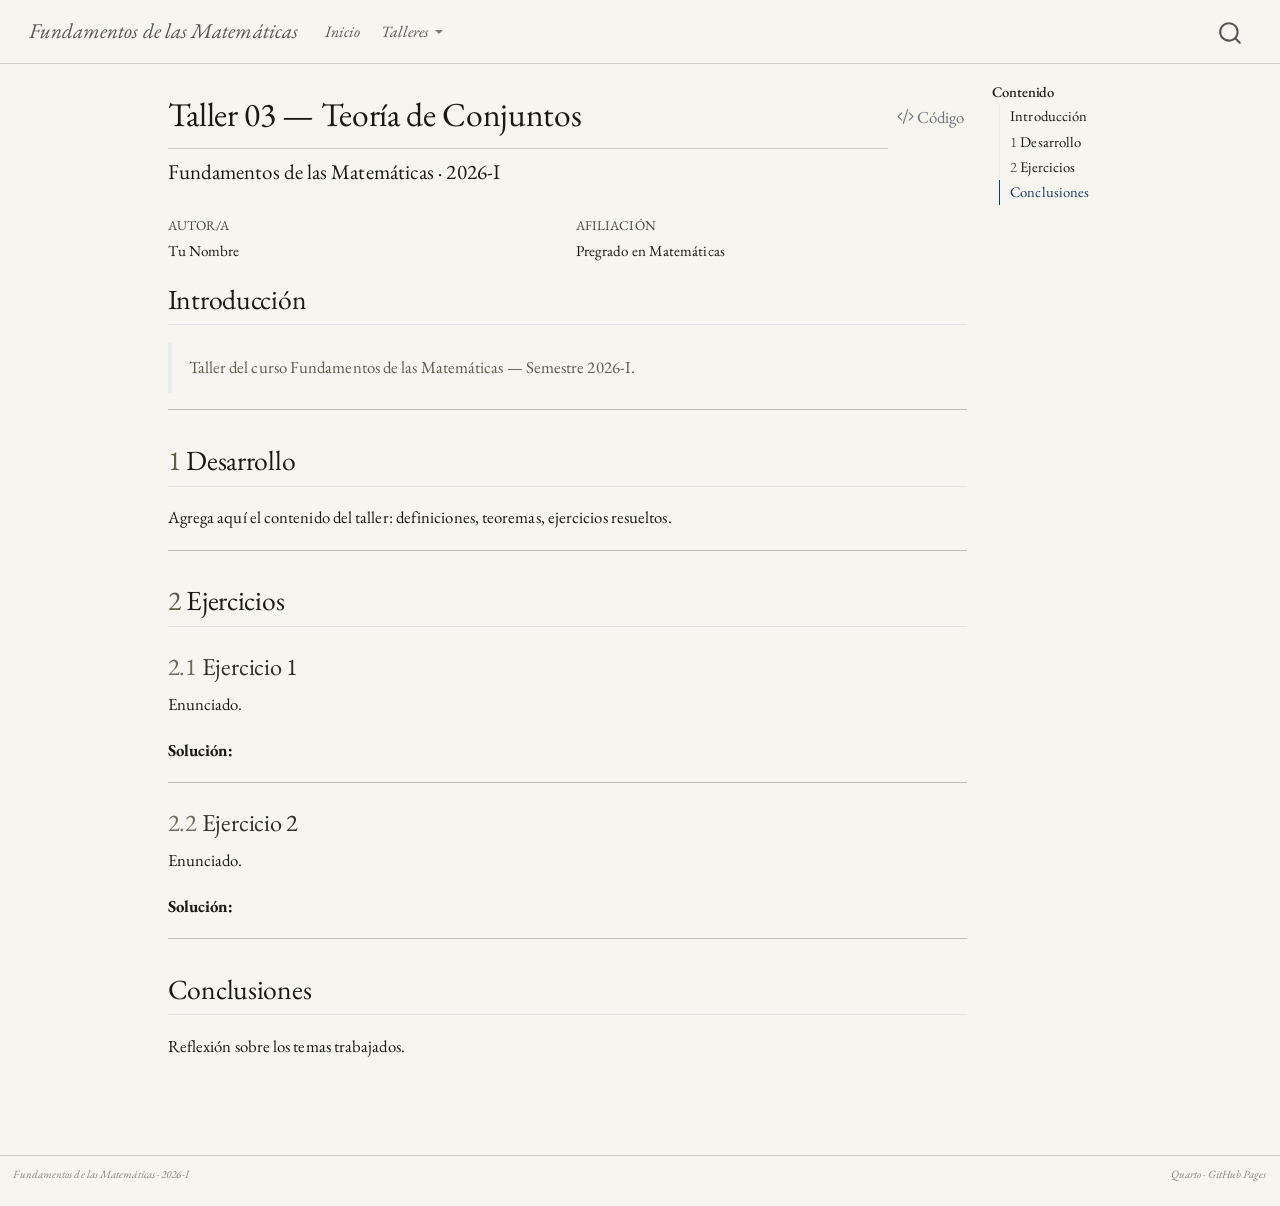
<file: talleres/taller-03.html>
<!DOCTYPE html>
<html xmlns="http://www.w3.org/1999/xhtml" lang="es" xml:lang="es"><head>

<meta charset="utf-8">
<meta name="generator" content="quarto-1.9.38">

<meta name="viewport" content="width=device-width, initial-scale=1.0, user-scalable=yes">

<meta name="author" content="Tu Nombre">

<title>Taller 03 — Teoría de Conjuntos – Fundamentos de las Matemáticas</title>
<style>
/* Default styles provided by pandoc.
** See https://pandoc.org/MANUAL.html#variables-for-html for config info.
*/
code{white-space: pre-wrap;}
span.smallcaps{font-variant: small-caps;}
div.columns{display: flex; gap: min(4vw, 1.5em);}
div.column{flex: auto; overflow-x: auto;}
div.hanging-indent{margin-left: 1.5em; text-indent: -1.5em;}
ul.task-list{list-style: none;}
ul.task-list li input[type="checkbox"] {
  width: 0.8em;
  margin: 0 0.8em 0.2em -1em; /* quarto-specific, see https://github.com/quarto-dev/quarto-cli/issues/4556 */ 
  vertical-align: middle;
}
/* CSS for syntax highlighting */
html { -webkit-text-size-adjust: 100%; }
pre > code.sourceCode { white-space: pre; position: relative; }
pre > code.sourceCode > span { display: inline-block; line-height: 1.25; }
pre > code.sourceCode > span:empty { height: 1.2em; }
.sourceCode { overflow: visible; }
code.sourceCode > span { color: inherit; text-decoration: inherit; }
div.sourceCode { margin: 1em 0; }
pre.sourceCode { margin: 0; }
@media screen {
div.sourceCode { overflow: auto; }
}
@media print {
pre > code.sourceCode { white-space: pre-wrap; }
pre > code.sourceCode > span { text-indent: -5em; padding-left: 5em; }
}
pre.numberSource code
  { counter-reset: source-line 0; }
pre.numberSource code > span
  { position: relative; left: -4em; counter-increment: source-line; }
pre.numberSource code > span > a:first-child::before
  { content: counter(source-line);
    position: relative; left: -1em; text-align: right; vertical-align: baseline;
    border: none; display: inline-block;
    -webkit-touch-callout: none; -webkit-user-select: none;
    -khtml-user-select: none; -moz-user-select: none;
    -ms-user-select: none; user-select: none;
    padding: 0 4px; width: 4em;
  }
pre.numberSource { margin-left: 3em;  padding-left: 4px; }
div.sourceCode
  {   }
@media screen {
pre > code.sourceCode > span > a:first-child::before { text-decoration: underline; }
}
</style>


<script src="../site_libs/quarto-nav/quarto-nav.js"></script>
<script src="../site_libs/quarto-nav/headroom.min.js"></script>
<script src="../site_libs/clipboard/clipboard.min.js"></script>
<script src="../site_libs/quarto-search/autocomplete.umd.js"></script>
<script src="../site_libs/quarto-search/fuse.min.js"></script>
<script src="../site_libs/quarto-search/quarto-search.js"></script>
<meta name="quarto:offset" content="../">
<script src="../site_libs/quarto-html/quarto.js" type="module"></script>
<script src="../site_libs/quarto-html/tabsets/tabsets.js" type="module"></script>
<script src="../site_libs/quarto-html/popper.min.js"></script>
<script src="../site_libs/quarto-html/tippy.umd.min.js"></script>
<script src="../site_libs/quarto-html/anchor.min.js"></script>
<link href="../site_libs/quarto-html/tippy.css" rel="stylesheet">
<link href="../site_libs/quarto-html/quarto-syntax-highlighting-dd446809646b2741713ed6fc760ab3ce.css" rel="stylesheet" id="quarto-text-highlighting-styles">
<script src="../site_libs/bootstrap/bootstrap.min.js"></script>
<link href="../site_libs/bootstrap/bootstrap-icons.css" rel="stylesheet">
<link href="../site_libs/bootstrap/bootstrap-20384d8f7751bb033ef3d5d2bfa4f610.min.css" rel="stylesheet" append-hash="true" id="quarto-bootstrap" data-mode="light">
<script id="quarto-search-options" type="application/json">{
  "location": "navbar",
  "copy-button": false,
  "collapse-after": 3,
  "panel-placement": "end",
  "type": "overlay",
  "limit": 50,
  "keyboard-shortcut": [
    "f",
    "/",
    "s"
  ],
  "show-item-context": false,
  "language": {
    "search-no-results-text": "No se han encontrado resultados",
    "search-matching-documents-text": "documentos encontrados",
    "search-copy-link-title": "Copiar el enlace en la búsqueda",
    "search-hide-matches-text": "Ocultar resultados adicionales",
    "search-more-match-text": "resultado adicional en este documento",
    "search-more-matches-text": "resultados adicionales en este documento",
    "search-clear-button-title": "Borrar",
    "search-text-placeholder": "",
    "search-detached-cancel-button-title": "Cancelar",
    "search-submit-button-title": "Enviar",
    "search-label": "Buscar"
  }
}</script>


</head>

<body class="nav-fixed quarto-light">

<div id="quarto-search-results"></div>
  <header id="quarto-header" class="headroom fixed-top">
    <nav class="navbar navbar-expand-lg " data-bs-theme="dark">
      <div class="navbar-container container-fluid">
      <div class="navbar-brand-container mx-auto">
    <a class="navbar-brand" href="../index.html">
    <span class="navbar-title">Fundamentos de las Matemáticas</span>
    </a>
  </div>
            <div id="quarto-search" class="" title="Buscar"></div>
          <button class="navbar-toggler" type="button" data-bs-toggle="collapse" data-bs-target="#navbarCollapse" aria-controls="navbarCollapse" role="menu" aria-expanded="false" aria-label="Navegación de palanca" onclick="if (window.quartoToggleHeadroom) { window.quartoToggleHeadroom(); }">
  <span class="navbar-toggler-icon"></span>
</button>
          <div class="collapse navbar-collapse" id="navbarCollapse">
            <ul class="navbar-nav navbar-nav-scroll me-auto">
  <li class="nav-item">
    <a class="nav-link" href="../index.html"> 
<span class="menu-text">Inicio</span></a>
  </li>  
  <li class="nav-item dropdown ">
    <a class="nav-link dropdown-toggle" href="#" id="nav-menu-talleres" role="link" data-bs-toggle="dropdown" aria-expanded="false">
 <span class="menu-text">Talleres</span>
    </a>
    <ul class="dropdown-menu" aria-labelledby="nav-menu-talleres">    
        <li>
    <a class="dropdown-item" href="../talleres/taller-01.html">
 <span class="dropdown-text">Taller 01 — Verificación Formal de Algoritmos</span></a>
  </li>  
        <li>
    <a class="dropdown-item" href="../talleres/taller-02.html">
 <span class="dropdown-text">Taller 02 — Tablas de verdad</span></a>
  </li>  
        <li>
    <a class="dropdown-item" href="../talleres/taller-03.html">
 <span class="dropdown-text">Taller 03 — Teoría de conjuntos</span></a>
  </li>  
        <li>
    <a class="dropdown-item" href="../talleres/taller-04.html">
 <span class="dropdown-text">Taller 04 — Relaciones</span></a>
  </li>  
        <li>
    <a class="dropdown-item" href="../talleres/taller-05.html">
 <span class="dropdown-text">Taller 05 — Funciones</span></a>
  </li>  
        <li>
    <a class="dropdown-item" href="../talleres/taller-06.html">
 <span class="dropdown-text">Taller 06 — Inducción matemática</span></a>
  </li>  
        <li>
    <a class="dropdown-item" href="../talleres/taller-07.html">
 <span class="dropdown-text">Taller 07 — Números naturales</span></a>
  </li>  
        <li>
    <a class="dropdown-item" href="../talleres/taller-08.html">
 <span class="dropdown-text">Taller 08 — Análisis real</span></a>
  </li>  
    </ul>
  </li>
</ul>
          </div> <!-- /navcollapse -->
            <div class="quarto-navbar-tools">
</div>
      </div> <!-- /container-fluid -->
    </nav>
</header>
<!-- content -->
<div id="quarto-content" class="quarto-container page-columns page-rows-contents page-layout-article page-navbar">
<!-- sidebar -->
<!-- margin-sidebar -->
    <div id="quarto-margin-sidebar" class="sidebar margin-sidebar">
        <nav id="TOC" role="doc-toc" class="toc-active">
    <h2 id="toc-title">Contenido</h2>
   
  <ul>
  <li><a href="#introducción" id="toc-introducción" class="nav-link active" data-scroll-target="#introducción">Introducción</a></li>
  <li><a href="#desarrollo" id="toc-desarrollo" class="nav-link" data-scroll-target="#desarrollo"><span class="header-section-number">1</span> Desarrollo</a></li>
  <li><a href="#ejercicios" id="toc-ejercicios" class="nav-link" data-scroll-target="#ejercicios"><span class="header-section-number">2</span> Ejercicios</a>
  <ul class="collapse">
  <li><a href="#ejercicio-1" id="toc-ejercicio-1" class="nav-link" data-scroll-target="#ejercicio-1"><span class="header-section-number">2.1</span> Ejercicio 1</a></li>
  <li><a href="#ejercicio-2" id="toc-ejercicio-2" class="nav-link" data-scroll-target="#ejercicio-2"><span class="header-section-number">2.2</span> Ejercicio 2</a></li>
  </ul></li>
  <li><a href="#conclusiones" id="toc-conclusiones" class="nav-link" data-scroll-target="#conclusiones">Conclusiones</a></li>
  </ul>
</nav>
    </div>
<!-- main -->
<main class="content" id="quarto-document-content">

<header id="title-block-header" class="quarto-title-block default">
<div class="quarto-title">
<div class="quarto-title-block"><div><h1 class="title">Taller 03 — Teoría de Conjuntos</h1><button type="button" class="btn code-tools-button" id="quarto-code-tools-source"><i class="bi"></i> Código</button></div></div>
<p class="subtitle lead">Fundamentos de las Matemáticas · 2026-I</p>
</div>


<div class="quarto-title-meta-author">
  <div class="quarto-title-meta-heading">Autor/a</div>
  <div class="quarto-title-meta-heading">Afiliación</div>
  
    <div class="quarto-title-meta-contents">
    <p class="author">Tu Nombre </p>
  </div>
  <div class="quarto-title-meta-contents">
        <p class="affiliation">
            Pregrado en Matemáticas
          </p>
      </div>
  </div>

<div class="quarto-title-meta">

      
  
    
  </div>
  


</header>


<section id="introducción" class="level2 unnumbered">
<h2 class="unnumbered anchored" data-anchor-id="introducción">Introducción</h2>
<blockquote class="blockquote">
<p>Taller del curso Fundamentos de las Matemáticas — Semestre 2026-I.</p>
</blockquote>
<hr>
</section>
<section id="desarrollo" class="level2" data-number="1">
<h2 data-number="1" class="anchored" data-anchor-id="desarrollo"><span class="header-section-number">1</span> Desarrollo</h2>
<p>Agrega aquí el contenido del taller: definiciones, teoremas, ejercicios resueltos.</p>
<hr>
</section>
<section id="ejercicios" class="level2" data-number="2">
<h2 data-number="2" class="anchored" data-anchor-id="ejercicios"><span class="header-section-number">2</span> Ejercicios</h2>
<section id="ejercicio-1" class="level3" data-number="2.1">
<h3 data-number="2.1" class="anchored" data-anchor-id="ejercicio-1"><span class="header-section-number">2.1</span> Ejercicio 1</h3>
<p>Enunciado.</p>
<p><strong>Solución:</strong></p>
<hr>
</section>
<section id="ejercicio-2" class="level3" data-number="2.2">
<h3 data-number="2.2" class="anchored" data-anchor-id="ejercicio-2"><span class="header-section-number">2.2</span> Ejercicio 2</h3>
<p>Enunciado.</p>
<p><strong>Solución:</strong></p>
<hr>
</section>
</section>
<section id="conclusiones" class="level2 unnumbered">
<h2 class="unnumbered anchored" data-anchor-id="conclusiones">Conclusiones</h2>
<p>Reflexión sobre los temas trabajados.</p>


<!-- -->

</section>

</main> <!-- /main -->
<script id="quarto-html-after-body" type="application/javascript">
  window.document.addEventListener("DOMContentLoaded", function (event) {
    const icon = "";
    const anchorJS = new window.AnchorJS();
    anchorJS.options = {
      placement: 'right',
      icon: icon
    };
    anchorJS.add('.anchored');
    const isCodeAnnotation = (el) => {
      for (const clz of el.classList) {
        if (clz.startsWith('code-annotation-')) {                     
          return true;
        }
      }
      return false;
    }
    const onCopySuccess = function(e) {
      // button target
      const button = e.trigger;
      // don't keep focus
      button.blur();
      // flash "checked"
      button.classList.add('code-copy-button-checked');
      var currentTitle = button.getAttribute("title");
      button.setAttribute("title", "Copiado");
      let tooltip;
      if (window.bootstrap) {
        button.setAttribute("data-bs-toggle", "tooltip");
        button.setAttribute("data-bs-placement", "left");
        button.setAttribute("data-bs-title", "Copiado");
        tooltip = new bootstrap.Tooltip(button, 
          { trigger: "manual", 
            customClass: "code-copy-button-tooltip",
            offset: [0, -8]});
        tooltip.show();    
      }
      setTimeout(function() {
        if (tooltip) {
          tooltip.hide();
          button.removeAttribute("data-bs-title");
          button.removeAttribute("data-bs-toggle");
          button.removeAttribute("data-bs-placement");
        }
        button.setAttribute("title", currentTitle);
        button.classList.remove('code-copy-button-checked');
      }, 1000);
      // clear code selection
      e.clearSelection();
    }
    const getTextToCopy = function(trigger) {
      const outerScaffold = trigger.parentElement.cloneNode(true);
      const codeEl = outerScaffold.querySelector('code');
      for (const childEl of codeEl.children) {
        if (isCodeAnnotation(childEl)) {
          childEl.remove();
        }
      }
      return codeEl.innerText;
    }
    const clipboard = new window.ClipboardJS('.code-copy-button:not([data-in-quarto-modal])', {
      text: getTextToCopy
    });
    clipboard.on('success', onCopySuccess);
    if (window.document.getElementById('quarto-embedded-source-code-modal')) {
      const clipboardModal = new window.ClipboardJS('.code-copy-button[data-in-quarto-modal]', {
        text: getTextToCopy,
        container: window.document.getElementById('quarto-embedded-source-code-modal')
      });
      clipboardModal.on('success', onCopySuccess);
    }
    const viewSource = window.document.getElementById('quarto-view-source') ||
                       window.document.getElementById('quarto-code-tools-source');
    if (viewSource) {
      const sourceUrl = viewSource.getAttribute("data-quarto-source-url");
      viewSource.addEventListener("click", function(e) {
        if (sourceUrl) {
          // rstudio viewer pane
          if (/\bcapabilities=\b/.test(window.location)) {
            window.open(sourceUrl);
          } else {
            window.location.href = sourceUrl;
          }
        } else {
          const modal = new bootstrap.Modal(document.getElementById('quarto-embedded-source-code-modal'));
          modal.show();
        }
        return false;
      });
    }
    function toggleCodeHandler(show) {
      return function(e) {
        const detailsSrc = window.document.querySelectorAll(".cell > details > .sourceCode");
        for (let i=0; i<detailsSrc.length; i++) {
          const details = detailsSrc[i].parentElement;
          if (show) {
            details.open = true;
          } else {
            details.removeAttribute("open");
          }
        }
        const cellCodeDivs = window.document.querySelectorAll(".cell > .sourceCode");
        const fromCls = show ? "hidden" : "unhidden";
        const toCls = show ? "unhidden" : "hidden";
        for (let i=0; i<cellCodeDivs.length; i++) {
          const codeDiv = cellCodeDivs[i];
          if (codeDiv.classList.contains(fromCls)) {
            codeDiv.classList.remove(fromCls);
            codeDiv.classList.add(toCls);
          } 
        }
        return false;
      }
    }
    const hideAllCode = window.document.getElementById("quarto-hide-all-code");
    if (hideAllCode) {
      hideAllCode.addEventListener("click", toggleCodeHandler(false));
    }
    const showAllCode = window.document.getElementById("quarto-show-all-code");
    if (showAllCode) {
      showAllCode.addEventListener("click", toggleCodeHandler(true));
    }
      var localhostRegex = new RegExp(/^(?:http|https):\/\/localhost\:?[0-9]*\//);
      var mailtoRegex = new RegExp(/^mailto:/);
        var filterRegex = new RegExp("https:\/\/luismarcarrillo\.github\.io\/fundamentos-matematicas");
      var isInternal = (href) => {
          return filterRegex.test(href) || localhostRegex.test(href) || mailtoRegex.test(href);
      }
      // Inspect non-navigation links and adorn them if external
     var links = window.document.querySelectorAll('a[href]:not(.nav-link):not(.navbar-brand):not(.toc-action):not(.sidebar-link):not(.sidebar-item-toggle):not(.pagination-link):not(.no-external):not([aria-hidden]):not(.dropdown-item):not(.quarto-navigation-tool):not(.about-link)');
      for (var i=0; i<links.length; i++) {
        const link = links[i];
        if (!isInternal(link.href)) {
          // undo the damage that might have been done by quarto-nav.js in the case of
          // links that we want to consider external
          if (link.dataset.originalHref !== undefined) {
            link.href = link.dataset.originalHref;
          }
        }
      }
    function tippyHover(el, contentFn, onTriggerFn, onUntriggerFn) {
      const config = {
        allowHTML: true,
        maxWidth: 500,
        delay: 100,
        arrow: false,
        appendTo: function(el) {
            return el.parentElement;
        },
        interactive: true,
        interactiveBorder: 10,
        theme: 'quarto',
        placement: 'bottom-start',
      };
      if (contentFn) {
        config.content = contentFn;
      }
      if (onTriggerFn) {
        config.onTrigger = onTriggerFn;
      }
      if (onUntriggerFn) {
        config.onUntrigger = onUntriggerFn;
      }
      window.tippy(el, config); 
    }
    const noterefs = window.document.querySelectorAll('a[role="doc-noteref"]');
    for (var i=0; i<noterefs.length; i++) {
      const ref = noterefs[i];
      tippyHover(ref, function() {
        // use id or data attribute instead here
        let href = ref.getAttribute('data-footnote-href') || ref.getAttribute('href');
        try { href = new URL(href).hash; } catch {}
        const id = href.replace(/^#\/?/, "");
        const note = window.document.getElementById(id);
        if (note) {
          return note.innerHTML;
        } else {
          return "";
        }
      });
    }
    const xrefs = window.document.querySelectorAll('a.quarto-xref');
    const processXRef = (id, note) => {
      // Strip column container classes
      const stripColumnClz = (el) => {
        el.classList.remove("page-full", "page-columns");
        if (el.children) {
          for (const child of el.children) {
            stripColumnClz(child);
          }
        }
      }
      stripColumnClz(note)
      if (id === null || id.startsWith('sec-')) {
        // Special case sections, only their first couple elements
        const container = document.createElement("div");
        if (note.children && note.children.length > 2) {
          container.appendChild(note.children[0].cloneNode(true));
          for (let i = 1; i < note.children.length; i++) {
            const child = note.children[i];
            if (child.tagName === "P" && child.innerText === "") {
              continue;
            } else {
              container.appendChild(child.cloneNode(true));
              break;
            }
          }
          if (window.Quarto?.typesetMath) {
            window.Quarto.typesetMath(container);
          }
          return container.innerHTML
        } else {
          if (window.Quarto?.typesetMath) {
            window.Quarto.typesetMath(note);
          }
          return note.innerHTML;
        }
      } else {
        // Remove any anchor links if they are present
        const anchorLink = note.querySelector('a.anchorjs-link');
        if (anchorLink) {
          anchorLink.remove();
        }
        if (window.Quarto?.typesetMath) {
          window.Quarto.typesetMath(note);
        }
        if (note.classList.contains("callout")) {
          return note.outerHTML;
        } else {
          return note.innerHTML;
        }
      }
    }
    for (var i=0; i<xrefs.length; i++) {
      const xref = xrefs[i];
      tippyHover(xref, undefined, function(instance) {
        instance.disable();
        let url = xref.getAttribute('href');
        let hash = undefined; 
        if (url.startsWith('#')) {
          hash = url;
        } else {
          try { hash = new URL(url).hash; } catch {}
        }
        if (hash) {
          const id = hash.replace(/^#\/?/, "");
          const note = window.document.getElementById(id);
          if (note !== null) {
            try {
              const html = processXRef(id, note.cloneNode(true));
              instance.setContent(html);
            } finally {
              instance.enable();
              instance.show();
            }
          } else {
            // See if we can fetch this
            fetch(url.split('#')[0])
            .then(res => res.text())
            .then(html => {
              const parser = new DOMParser();
              const htmlDoc = parser.parseFromString(html, "text/html");
              const note = htmlDoc.getElementById(id);
              if (note !== null) {
                const html = processXRef(id, note);
                instance.setContent(html);
              } 
            }).finally(() => {
              instance.enable();
              instance.show();
            });
          }
        } else {
          // See if we can fetch a full url (with no hash to target)
          // This is a special case and we should probably do some content thinning / targeting
          fetch(url)
          .then(res => res.text())
          .then(html => {
            const parser = new DOMParser();
            const htmlDoc = parser.parseFromString(html, "text/html");
            const note = htmlDoc.querySelector('main.content');
            if (note !== null) {
              // This should only happen for chapter cross references
              // (since there is no id in the URL)
              // remove the first header
              if (note.children.length > 0 && note.children[0].tagName === "HEADER") {
                note.children[0].remove();
              }
              const html = processXRef(null, note);
              instance.setContent(html);
            } 
          }).finally(() => {
            instance.enable();
            instance.show();
          });
        }
      }, function(instance) {
      });
    }
        let selectedAnnoteEl;
        const selectorForAnnotation = ( cell, annotation) => {
          let cellAttr = 'data-code-cell="' + cell + '"';
          let lineAttr = 'data-code-annotation="' +  annotation + '"';
          const selector = 'span[' + cellAttr + '][' + lineAttr + ']';
          return selector;
        }
        const selectCodeLines = (annoteEl) => {
          const doc = window.document;
          const targetCell = annoteEl.getAttribute("data-target-cell");
          const targetAnnotation = annoteEl.getAttribute("data-target-annotation");
          const annoteSpan = window.document.querySelector(selectorForAnnotation(targetCell, targetAnnotation));
          const lines = annoteSpan.getAttribute("data-code-lines").split(",");
          const lineIds = lines.map((line) => {
            return targetCell + "-" + line;
          })
          let top = null;
          let height = null;
          let parent = null;
          if (lineIds.length > 0) {
              //compute the position of the single el (top and bottom and make a div)
              const el = window.document.getElementById(lineIds[0]);
              top = el.offsetTop;
              height = el.offsetHeight;
              parent = el.parentElement.parentElement;
            if (lineIds.length > 1) {
              const lastEl = window.document.getElementById(lineIds[lineIds.length - 1]);
              const bottom = lastEl.offsetTop + lastEl.offsetHeight;
              height = bottom - top;
            }
            if (top !== null && height !== null && parent !== null) {
              // cook up a div (if necessary) and position it 
              let div = window.document.getElementById("code-annotation-line-highlight");
              if (div === null) {
                div = window.document.createElement("div");
                div.setAttribute("id", "code-annotation-line-highlight");
                div.style.position = 'absolute';
                parent.appendChild(div);
              }
              div.style.top = top - 2 + "px";
              div.style.height = height + 4 + "px";
              div.style.left = 0;
              let gutterDiv = window.document.getElementById("code-annotation-line-highlight-gutter");
              if (gutterDiv === null) {
                gutterDiv = window.document.createElement("div");
                gutterDiv.setAttribute("id", "code-annotation-line-highlight-gutter");
                gutterDiv.style.position = 'absolute';
                const codeCell = window.document.getElementById(targetCell);
                const gutter = codeCell.querySelector('.code-annotation-gutter');
                gutter.appendChild(gutterDiv);
              }
              gutterDiv.style.top = top - 2 + "px";
              gutterDiv.style.height = height + 4 + "px";
            }
            selectedAnnoteEl = annoteEl;
          }
        };
        const unselectCodeLines = () => {
          const elementsIds = ["code-annotation-line-highlight", "code-annotation-line-highlight-gutter"];
          elementsIds.forEach((elId) => {
            const div = window.document.getElementById(elId);
            if (div) {
              div.remove();
            }
          });
          selectedAnnoteEl = undefined;
        };
          // Handle positioning of the toggle
      window.addEventListener(
        "resize",
        throttle(() => {
          elRect = undefined;
          if (selectedAnnoteEl) {
            selectCodeLines(selectedAnnoteEl);
          }
        }, 10)
      );
      function throttle(fn, ms) {
      let throttle = false;
      let timer;
        return (...args) => {
          if(!throttle) { // first call gets through
              fn.apply(this, args);
              throttle = true;
          } else { // all the others get throttled
              if(timer) clearTimeout(timer); // cancel #2
              timer = setTimeout(() => {
                fn.apply(this, args);
                timer = throttle = false;
              }, ms);
          }
        };
      }
        // Attach click handler to the DT
        const annoteDls = window.document.querySelectorAll('dt[data-target-cell]');
        for (const annoteDlNode of annoteDls) {
          annoteDlNode.addEventListener('click', (event) => {
            const clickedEl = event.target;
            if (clickedEl !== selectedAnnoteEl) {
              unselectCodeLines();
              const activeEl = window.document.querySelector('dt[data-target-cell].code-annotation-active');
              if (activeEl) {
                activeEl.classList.remove('code-annotation-active');
              }
              selectCodeLines(clickedEl);
              clickedEl.classList.add('code-annotation-active');
            } else {
              // Unselect the line
              unselectCodeLines();
              clickedEl.classList.remove('code-annotation-active');
            }
          });
        }
    const findCites = (el) => {
      const parentEl = el.parentElement;
      if (parentEl) {
        const cites = parentEl.dataset.cites;
        if (cites) {
          return {
            el,
            cites: cites.split(' ')
          };
        } else {
          return findCites(el.parentElement)
        }
      } else {
        return undefined;
      }
    };
    var bibliorefs = window.document.querySelectorAll('a[role="doc-biblioref"]');
    for (var i=0; i<bibliorefs.length; i++) {
      const ref = bibliorefs[i];
      const citeInfo = findCites(ref);
      if (citeInfo) {
        tippyHover(citeInfo.el, function() {
          var popup = window.document.createElement('div');
          citeInfo.cites.forEach(function(cite) {
            var citeDiv = window.document.createElement('div');
            citeDiv.classList.add('hanging-indent');
            citeDiv.classList.add('csl-entry');
            var biblioDiv = window.document.getElementById('ref-' + cite);
            if (biblioDiv) {
              citeDiv.innerHTML = biblioDiv.innerHTML;
            }
            popup.appendChild(citeDiv);
          });
          return popup.innerHTML;
        });
      }
    }
  });
  </script><div class="modal fade" id="quarto-embedded-source-code-modal" tabindex="-1" aria-labelledby="quarto-embedded-source-code-modal-label" aria-hidden="true"><div class="modal-dialog modal-dialog-scrollable"><div class="modal-content"><div class="modal-header"><h5 class="modal-title" id="quarto-embedded-source-code-modal-label">Ejecutar el código</h5><button class="btn-close" data-bs-dismiss="modal"></button></div><div class="modal-body"><div class="">
<div class="code-copy-outer-scaffold"><div class="sourceCode" id="cb1" data-shortcodes="false"><pre class="sourceCode markdown code-with-copy"><code class="sourceCode markdown"><span id="cb1-1"><a href="#cb1-1" aria-hidden="true" tabindex="-1"></a><span class="co">---</span></span>
<span id="cb1-2"><a href="#cb1-2" aria-hidden="true" tabindex="-1"></a><span class="an">title:</span><span class="co"> "Taller 03 — Teoría de Conjuntos"</span></span>
<span id="cb1-3"><a href="#cb1-3" aria-hidden="true" tabindex="-1"></a><span class="an">subtitle:</span><span class="co"> "Fundamentos de las Matemáticas · 2026-I"</span></span>
<span id="cb1-4"><a href="#cb1-4" aria-hidden="true" tabindex="-1"></a><span class="an">author:</span></span>
<span id="cb1-5"><a href="#cb1-5" aria-hidden="true" tabindex="-1"></a><span class="co">  - name: "Tu Nombre"</span></span>
<span id="cb1-6"><a href="#cb1-6" aria-hidden="true" tabindex="-1"></a><span class="co">    affiliation: "Pregrado en Matemáticas"</span></span>
<span id="cb1-7"><a href="#cb1-7" aria-hidden="true" tabindex="-1"></a><span class="an">date:</span><span class="co"> ""</span></span>
<span id="cb1-8"><a href="#cb1-8" aria-hidden="true" tabindex="-1"></a><span class="an">lang:</span><span class="co"> es</span></span>
<span id="cb1-9"><a href="#cb1-9" aria-hidden="true" tabindex="-1"></a><span class="an">format:</span></span>
<span id="cb1-10"><a href="#cb1-10" aria-hidden="true" tabindex="-1"></a><span class="co">  html:</span></span>
<span id="cb1-11"><a href="#cb1-11" aria-hidden="true" tabindex="-1"></a><span class="co">    toc: true</span></span>
<span id="cb1-12"><a href="#cb1-12" aria-hidden="true" tabindex="-1"></a><span class="co">    toc-title: "Contenido"</span></span>
<span id="cb1-13"><a href="#cb1-13" aria-hidden="true" tabindex="-1"></a><span class="co">    number-sections: true</span></span>
<span id="cb1-14"><a href="#cb1-14" aria-hidden="true" tabindex="-1"></a><span class="co">    code-fold: true</span></span>
<span id="cb1-15"><a href="#cb1-15" aria-hidden="true" tabindex="-1"></a><span class="co">    code-tools: true</span></span>
<span id="cb1-16"><a href="#cb1-16" aria-hidden="true" tabindex="-1"></a><span class="co">---</span></span>
<span id="cb1-17"><a href="#cb1-17" aria-hidden="true" tabindex="-1"></a></span>
<span id="cb1-18"><a href="#cb1-18" aria-hidden="true" tabindex="-1"></a><span class="fu">## Introducción {.unnumbered}</span></span>
<span id="cb1-19"><a href="#cb1-19" aria-hidden="true" tabindex="-1"></a></span>
<span id="cb1-20"><a href="#cb1-20" aria-hidden="true" tabindex="-1"></a><span class="at">&gt; Taller del curso Fundamentos de las Matemáticas — Semestre 2026-I.</span></span>
<span id="cb1-21"><a href="#cb1-21" aria-hidden="true" tabindex="-1"></a></span>
<span id="cb1-22"><a href="#cb1-22" aria-hidden="true" tabindex="-1"></a>---</span>
<span id="cb1-23"><a href="#cb1-23" aria-hidden="true" tabindex="-1"></a></span>
<span id="cb1-24"><a href="#cb1-24" aria-hidden="true" tabindex="-1"></a><span class="fu">## Desarrollo</span></span>
<span id="cb1-25"><a href="#cb1-25" aria-hidden="true" tabindex="-1"></a></span>
<span id="cb1-26"><a href="#cb1-26" aria-hidden="true" tabindex="-1"></a>Agrega aquí el contenido del taller: definiciones, teoremas, ejercicios resueltos.</span>
<span id="cb1-27"><a href="#cb1-27" aria-hidden="true" tabindex="-1"></a></span>
<span id="cb1-28"><a href="#cb1-28" aria-hidden="true" tabindex="-1"></a>---</span>
<span id="cb1-29"><a href="#cb1-29" aria-hidden="true" tabindex="-1"></a></span>
<span id="cb1-30"><a href="#cb1-30" aria-hidden="true" tabindex="-1"></a><span class="fu">## Ejercicios</span></span>
<span id="cb1-31"><a href="#cb1-31" aria-hidden="true" tabindex="-1"></a></span>
<span id="cb1-32"><a href="#cb1-32" aria-hidden="true" tabindex="-1"></a><span class="fu">### Ejercicio 1</span></span>
<span id="cb1-33"><a href="#cb1-33" aria-hidden="true" tabindex="-1"></a></span>
<span id="cb1-34"><a href="#cb1-34" aria-hidden="true" tabindex="-1"></a>Enunciado.</span>
<span id="cb1-35"><a href="#cb1-35" aria-hidden="true" tabindex="-1"></a></span>
<span id="cb1-36"><a href="#cb1-36" aria-hidden="true" tabindex="-1"></a>**Solución:**</span>
<span id="cb1-37"><a href="#cb1-37" aria-hidden="true" tabindex="-1"></a></span>
<span id="cb1-38"><a href="#cb1-38" aria-hidden="true" tabindex="-1"></a>---</span>
<span id="cb1-39"><a href="#cb1-39" aria-hidden="true" tabindex="-1"></a></span>
<span id="cb1-40"><a href="#cb1-40" aria-hidden="true" tabindex="-1"></a><span class="fu">### Ejercicio 2</span></span>
<span id="cb1-41"><a href="#cb1-41" aria-hidden="true" tabindex="-1"></a></span>
<span id="cb1-42"><a href="#cb1-42" aria-hidden="true" tabindex="-1"></a>Enunciado.</span>
<span id="cb1-43"><a href="#cb1-43" aria-hidden="true" tabindex="-1"></a></span>
<span id="cb1-44"><a href="#cb1-44" aria-hidden="true" tabindex="-1"></a>**Solución:**</span>
<span id="cb1-45"><a href="#cb1-45" aria-hidden="true" tabindex="-1"></a></span>
<span id="cb1-46"><a href="#cb1-46" aria-hidden="true" tabindex="-1"></a>---</span>
<span id="cb1-47"><a href="#cb1-47" aria-hidden="true" tabindex="-1"></a></span>
<span id="cb1-48"><a href="#cb1-48" aria-hidden="true" tabindex="-1"></a><span class="fu">## Conclusiones {.unnumbered}</span></span>
<span id="cb1-49"><a href="#cb1-49" aria-hidden="true" tabindex="-1"></a></span>
<span id="cb1-50"><a href="#cb1-50" aria-hidden="true" tabindex="-1"></a>Reflexión sobre los temas trabajados.</span></code></pre></div><button title="Copiar al portapapeles" class="code-copy-button" data-in-quarto-modal=""><i class="bi"></i></button></div>
</div></div></div></div></div>
</div> <!-- /content -->
<footer class="footer">
  <div class="nav-footer">
    <div class="nav-footer-left">
<p>Fundamentos de las Matemáticas · 2026-I</p>
</div>   
    <div class="nav-footer-center">
      &nbsp;
    </div>
    <div class="nav-footer-right">
<p>Quarto · GitHub Pages</p>
</div>
  </div>
</footer>




</body></html>
</file>
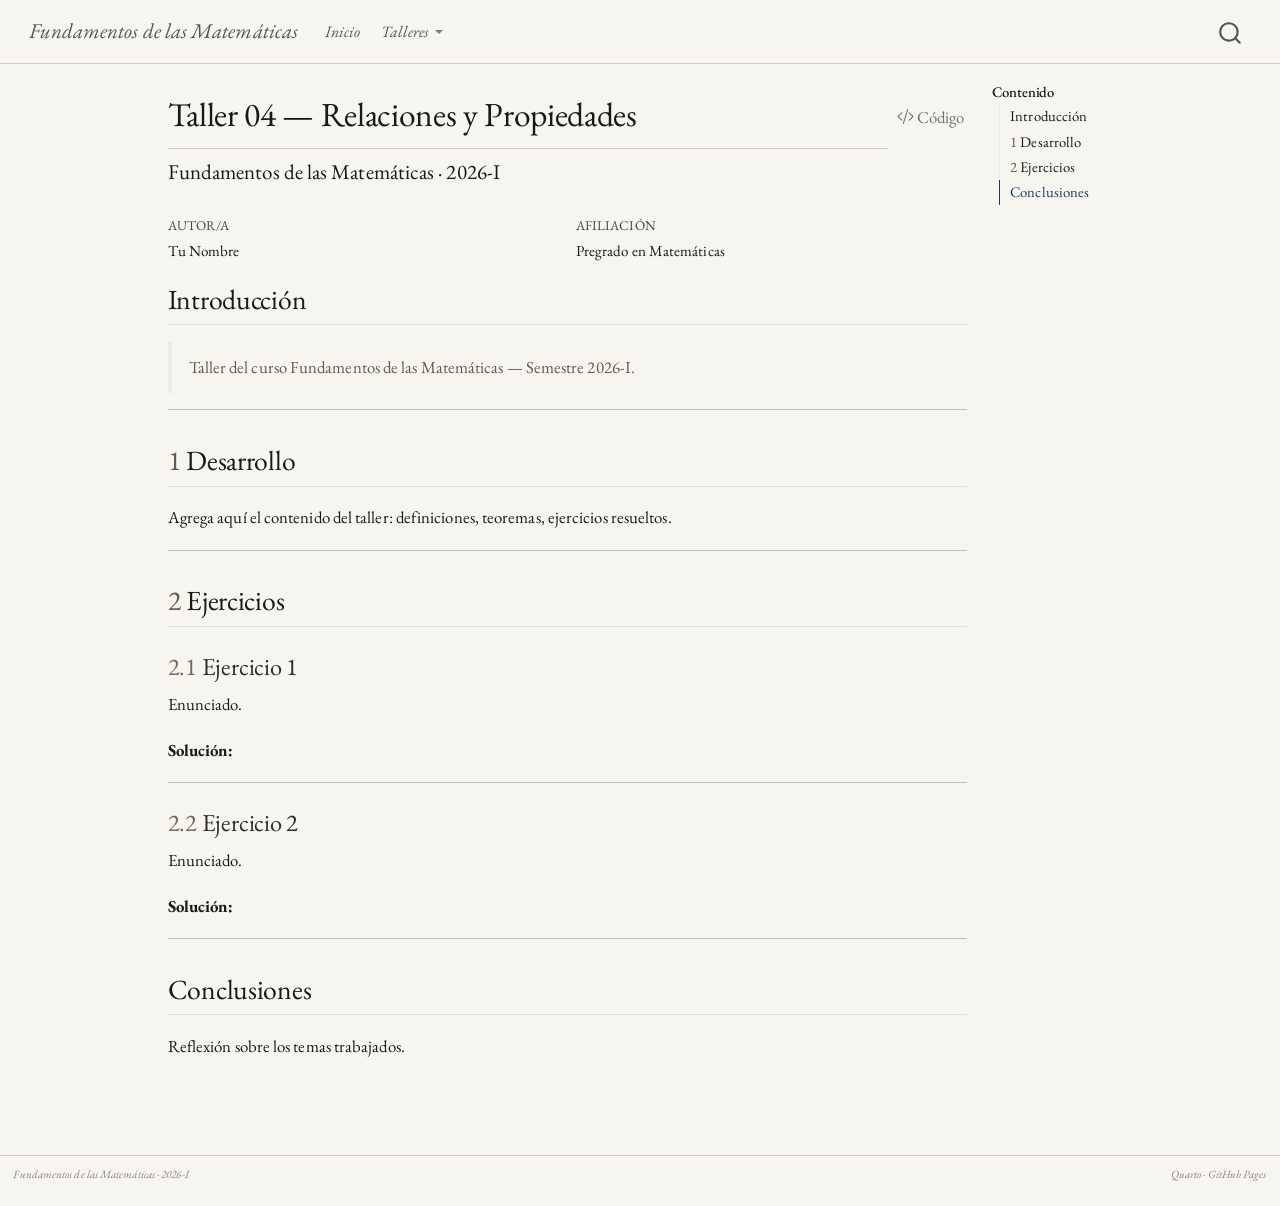
<file: talleres/taller-04.html>
<!DOCTYPE html>
<html xmlns="http://www.w3.org/1999/xhtml" lang="es" xml:lang="es"><head>

<meta charset="utf-8">
<meta name="generator" content="quarto-1.9.38">

<meta name="viewport" content="width=device-width, initial-scale=1.0, user-scalable=yes">

<meta name="author" content="Tu Nombre">

<title>Taller 04 — Relaciones y Propiedades – Fundamentos de las Matemáticas</title>
<style>
/* Default styles provided by pandoc.
** See https://pandoc.org/MANUAL.html#variables-for-html for config info.
*/
code{white-space: pre-wrap;}
span.smallcaps{font-variant: small-caps;}
div.columns{display: flex; gap: min(4vw, 1.5em);}
div.column{flex: auto; overflow-x: auto;}
div.hanging-indent{margin-left: 1.5em; text-indent: -1.5em;}
ul.task-list{list-style: none;}
ul.task-list li input[type="checkbox"] {
  width: 0.8em;
  margin: 0 0.8em 0.2em -1em; /* quarto-specific, see https://github.com/quarto-dev/quarto-cli/issues/4556 */ 
  vertical-align: middle;
}
/* CSS for syntax highlighting */
html { -webkit-text-size-adjust: 100%; }
pre > code.sourceCode { white-space: pre; position: relative; }
pre > code.sourceCode > span { display: inline-block; line-height: 1.25; }
pre > code.sourceCode > span:empty { height: 1.2em; }
.sourceCode { overflow: visible; }
code.sourceCode > span { color: inherit; text-decoration: inherit; }
div.sourceCode { margin: 1em 0; }
pre.sourceCode { margin: 0; }
@media screen {
div.sourceCode { overflow: auto; }
}
@media print {
pre > code.sourceCode { white-space: pre-wrap; }
pre > code.sourceCode > span { text-indent: -5em; padding-left: 5em; }
}
pre.numberSource code
  { counter-reset: source-line 0; }
pre.numberSource code > span
  { position: relative; left: -4em; counter-increment: source-line; }
pre.numberSource code > span > a:first-child::before
  { content: counter(source-line);
    position: relative; left: -1em; text-align: right; vertical-align: baseline;
    border: none; display: inline-block;
    -webkit-touch-callout: none; -webkit-user-select: none;
    -khtml-user-select: none; -moz-user-select: none;
    -ms-user-select: none; user-select: none;
    padding: 0 4px; width: 4em;
  }
pre.numberSource { margin-left: 3em;  padding-left: 4px; }
div.sourceCode
  {   }
@media screen {
pre > code.sourceCode > span > a:first-child::before { text-decoration: underline; }
}
</style>


<script src="../site_libs/quarto-nav/quarto-nav.js"></script>
<script src="../site_libs/quarto-nav/headroom.min.js"></script>
<script src="../site_libs/clipboard/clipboard.min.js"></script>
<script src="../site_libs/quarto-search/autocomplete.umd.js"></script>
<script src="../site_libs/quarto-search/fuse.min.js"></script>
<script src="../site_libs/quarto-search/quarto-search.js"></script>
<meta name="quarto:offset" content="../">
<script src="../site_libs/quarto-html/quarto.js" type="module"></script>
<script src="../site_libs/quarto-html/tabsets/tabsets.js" type="module"></script>
<script src="../site_libs/quarto-html/popper.min.js"></script>
<script src="../site_libs/quarto-html/tippy.umd.min.js"></script>
<script src="../site_libs/quarto-html/anchor.min.js"></script>
<link href="../site_libs/quarto-html/tippy.css" rel="stylesheet">
<link href="../site_libs/quarto-html/quarto-syntax-highlighting-dd446809646b2741713ed6fc760ab3ce.css" rel="stylesheet" id="quarto-text-highlighting-styles">
<script src="../site_libs/bootstrap/bootstrap.min.js"></script>
<link href="../site_libs/bootstrap/bootstrap-icons.css" rel="stylesheet">
<link href="../site_libs/bootstrap/bootstrap-20384d8f7751bb033ef3d5d2bfa4f610.min.css" rel="stylesheet" append-hash="true" id="quarto-bootstrap" data-mode="light">
<script id="quarto-search-options" type="application/json">{
  "location": "navbar",
  "copy-button": false,
  "collapse-after": 3,
  "panel-placement": "end",
  "type": "overlay",
  "limit": 50,
  "keyboard-shortcut": [
    "f",
    "/",
    "s"
  ],
  "show-item-context": false,
  "language": {
    "search-no-results-text": "No se han encontrado resultados",
    "search-matching-documents-text": "documentos encontrados",
    "search-copy-link-title": "Copiar el enlace en la búsqueda",
    "search-hide-matches-text": "Ocultar resultados adicionales",
    "search-more-match-text": "resultado adicional en este documento",
    "search-more-matches-text": "resultados adicionales en este documento",
    "search-clear-button-title": "Borrar",
    "search-text-placeholder": "",
    "search-detached-cancel-button-title": "Cancelar",
    "search-submit-button-title": "Enviar",
    "search-label": "Buscar"
  }
}</script>


</head>

<body class="nav-fixed quarto-light">

<div id="quarto-search-results"></div>
  <header id="quarto-header" class="headroom fixed-top">
    <nav class="navbar navbar-expand-lg " data-bs-theme="dark">
      <div class="navbar-container container-fluid">
      <div class="navbar-brand-container mx-auto">
    <a class="navbar-brand" href="../index.html">
    <span class="navbar-title">Fundamentos de las Matemáticas</span>
    </a>
  </div>
            <div id="quarto-search" class="" title="Buscar"></div>
          <button class="navbar-toggler" type="button" data-bs-toggle="collapse" data-bs-target="#navbarCollapse" aria-controls="navbarCollapse" role="menu" aria-expanded="false" aria-label="Navegación de palanca" onclick="if (window.quartoToggleHeadroom) { window.quartoToggleHeadroom(); }">
  <span class="navbar-toggler-icon"></span>
</button>
          <div class="collapse navbar-collapse" id="navbarCollapse">
            <ul class="navbar-nav navbar-nav-scroll me-auto">
  <li class="nav-item">
    <a class="nav-link" href="../index.html"> 
<span class="menu-text">Inicio</span></a>
  </li>  
  <li class="nav-item dropdown ">
    <a class="nav-link dropdown-toggle" href="#" id="nav-menu-talleres" role="link" data-bs-toggle="dropdown" aria-expanded="false">
 <span class="menu-text">Talleres</span>
    </a>
    <ul class="dropdown-menu" aria-labelledby="nav-menu-talleres">    
        <li>
    <a class="dropdown-item" href="../talleres/taller-01.html">
 <span class="dropdown-text">Taller 01 — Verificación Formal de Algoritmos</span></a>
  </li>  
        <li>
    <a class="dropdown-item" href="../talleres/taller-02.html">
 <span class="dropdown-text">Taller 02 — Tablas de verdad</span></a>
  </li>  
        <li>
    <a class="dropdown-item" href="../talleres/taller-03.html">
 <span class="dropdown-text">Taller 03 — Teoría de conjuntos</span></a>
  </li>  
        <li>
    <a class="dropdown-item" href="../talleres/taller-04.html">
 <span class="dropdown-text">Taller 04 — Relaciones</span></a>
  </li>  
        <li>
    <a class="dropdown-item" href="../talleres/taller-05.html">
 <span class="dropdown-text">Taller 05 — Funciones</span></a>
  </li>  
        <li>
    <a class="dropdown-item" href="../talleres/taller-06.html">
 <span class="dropdown-text">Taller 06 — Inducción matemática</span></a>
  </li>  
        <li>
    <a class="dropdown-item" href="../talleres/taller-07.html">
 <span class="dropdown-text">Taller 07 — Números naturales</span></a>
  </li>  
        <li>
    <a class="dropdown-item" href="../talleres/taller-08.html">
 <span class="dropdown-text">Taller 08 — Análisis real</span></a>
  </li>  
    </ul>
  </li>
</ul>
          </div> <!-- /navcollapse -->
            <div class="quarto-navbar-tools">
</div>
      </div> <!-- /container-fluid -->
    </nav>
</header>
<!-- content -->
<div id="quarto-content" class="quarto-container page-columns page-rows-contents page-layout-article page-navbar">
<!-- sidebar -->
<!-- margin-sidebar -->
    <div id="quarto-margin-sidebar" class="sidebar margin-sidebar">
        <nav id="TOC" role="doc-toc" class="toc-active">
    <h2 id="toc-title">Contenido</h2>
   
  <ul>
  <li><a href="#introducción" id="toc-introducción" class="nav-link active" data-scroll-target="#introducción">Introducción</a></li>
  <li><a href="#desarrollo" id="toc-desarrollo" class="nav-link" data-scroll-target="#desarrollo"><span class="header-section-number">1</span> Desarrollo</a></li>
  <li><a href="#ejercicios" id="toc-ejercicios" class="nav-link" data-scroll-target="#ejercicios"><span class="header-section-number">2</span> Ejercicios</a>
  <ul class="collapse">
  <li><a href="#ejercicio-1" id="toc-ejercicio-1" class="nav-link" data-scroll-target="#ejercicio-1"><span class="header-section-number">2.1</span> Ejercicio 1</a></li>
  <li><a href="#ejercicio-2" id="toc-ejercicio-2" class="nav-link" data-scroll-target="#ejercicio-2"><span class="header-section-number">2.2</span> Ejercicio 2</a></li>
  </ul></li>
  <li><a href="#conclusiones" id="toc-conclusiones" class="nav-link" data-scroll-target="#conclusiones">Conclusiones</a></li>
  </ul>
</nav>
    </div>
<!-- main -->
<main class="content" id="quarto-document-content">

<header id="title-block-header" class="quarto-title-block default">
<div class="quarto-title">
<div class="quarto-title-block"><div><h1 class="title">Taller 04 — Relaciones y Propiedades</h1><button type="button" class="btn code-tools-button" id="quarto-code-tools-source"><i class="bi"></i> Código</button></div></div>
<p class="subtitle lead">Fundamentos de las Matemáticas · 2026-I</p>
</div>


<div class="quarto-title-meta-author">
  <div class="quarto-title-meta-heading">Autor/a</div>
  <div class="quarto-title-meta-heading">Afiliación</div>
  
    <div class="quarto-title-meta-contents">
    <p class="author">Tu Nombre </p>
  </div>
  <div class="quarto-title-meta-contents">
        <p class="affiliation">
            Pregrado en Matemáticas
          </p>
      </div>
  </div>

<div class="quarto-title-meta">

      
  
    
  </div>
  


</header>


<section id="introducción" class="level2 unnumbered">
<h2 class="unnumbered anchored" data-anchor-id="introducción">Introducción</h2>
<blockquote class="blockquote">
<p>Taller del curso Fundamentos de las Matemáticas — Semestre 2026-I.</p>
</blockquote>
<hr>
</section>
<section id="desarrollo" class="level2" data-number="1">
<h2 data-number="1" class="anchored" data-anchor-id="desarrollo"><span class="header-section-number">1</span> Desarrollo</h2>
<p>Agrega aquí el contenido del taller: definiciones, teoremas, ejercicios resueltos.</p>
<hr>
</section>
<section id="ejercicios" class="level2" data-number="2">
<h2 data-number="2" class="anchored" data-anchor-id="ejercicios"><span class="header-section-number">2</span> Ejercicios</h2>
<section id="ejercicio-1" class="level3" data-number="2.1">
<h3 data-number="2.1" class="anchored" data-anchor-id="ejercicio-1"><span class="header-section-number">2.1</span> Ejercicio 1</h3>
<p>Enunciado.</p>
<p><strong>Solución:</strong></p>
<hr>
</section>
<section id="ejercicio-2" class="level3" data-number="2.2">
<h3 data-number="2.2" class="anchored" data-anchor-id="ejercicio-2"><span class="header-section-number">2.2</span> Ejercicio 2</h3>
<p>Enunciado.</p>
<p><strong>Solución:</strong></p>
<hr>
</section>
</section>
<section id="conclusiones" class="level2 unnumbered">
<h2 class="unnumbered anchored" data-anchor-id="conclusiones">Conclusiones</h2>
<p>Reflexión sobre los temas trabajados.</p>


<!-- -->

</section>

</main> <!-- /main -->
<script id="quarto-html-after-body" type="application/javascript">
  window.document.addEventListener("DOMContentLoaded", function (event) {
    const icon = "";
    const anchorJS = new window.AnchorJS();
    anchorJS.options = {
      placement: 'right',
      icon: icon
    };
    anchorJS.add('.anchored');
    const isCodeAnnotation = (el) => {
      for (const clz of el.classList) {
        if (clz.startsWith('code-annotation-')) {                     
          return true;
        }
      }
      return false;
    }
    const onCopySuccess = function(e) {
      // button target
      const button = e.trigger;
      // don't keep focus
      button.blur();
      // flash "checked"
      button.classList.add('code-copy-button-checked');
      var currentTitle = button.getAttribute("title");
      button.setAttribute("title", "Copiado");
      let tooltip;
      if (window.bootstrap) {
        button.setAttribute("data-bs-toggle", "tooltip");
        button.setAttribute("data-bs-placement", "left");
        button.setAttribute("data-bs-title", "Copiado");
        tooltip = new bootstrap.Tooltip(button, 
          { trigger: "manual", 
            customClass: "code-copy-button-tooltip",
            offset: [0, -8]});
        tooltip.show();    
      }
      setTimeout(function() {
        if (tooltip) {
          tooltip.hide();
          button.removeAttribute("data-bs-title");
          button.removeAttribute("data-bs-toggle");
          button.removeAttribute("data-bs-placement");
        }
        button.setAttribute("title", currentTitle);
        button.classList.remove('code-copy-button-checked');
      }, 1000);
      // clear code selection
      e.clearSelection();
    }
    const getTextToCopy = function(trigger) {
      const outerScaffold = trigger.parentElement.cloneNode(true);
      const codeEl = outerScaffold.querySelector('code');
      for (const childEl of codeEl.children) {
        if (isCodeAnnotation(childEl)) {
          childEl.remove();
        }
      }
      return codeEl.innerText;
    }
    const clipboard = new window.ClipboardJS('.code-copy-button:not([data-in-quarto-modal])', {
      text: getTextToCopy
    });
    clipboard.on('success', onCopySuccess);
    if (window.document.getElementById('quarto-embedded-source-code-modal')) {
      const clipboardModal = new window.ClipboardJS('.code-copy-button[data-in-quarto-modal]', {
        text: getTextToCopy,
        container: window.document.getElementById('quarto-embedded-source-code-modal')
      });
      clipboardModal.on('success', onCopySuccess);
    }
    const viewSource = window.document.getElementById('quarto-view-source') ||
                       window.document.getElementById('quarto-code-tools-source');
    if (viewSource) {
      const sourceUrl = viewSource.getAttribute("data-quarto-source-url");
      viewSource.addEventListener("click", function(e) {
        if (sourceUrl) {
          // rstudio viewer pane
          if (/\bcapabilities=\b/.test(window.location)) {
            window.open(sourceUrl);
          } else {
            window.location.href = sourceUrl;
          }
        } else {
          const modal = new bootstrap.Modal(document.getElementById('quarto-embedded-source-code-modal'));
          modal.show();
        }
        return false;
      });
    }
    function toggleCodeHandler(show) {
      return function(e) {
        const detailsSrc = window.document.querySelectorAll(".cell > details > .sourceCode");
        for (let i=0; i<detailsSrc.length; i++) {
          const details = detailsSrc[i].parentElement;
          if (show) {
            details.open = true;
          } else {
            details.removeAttribute("open");
          }
        }
        const cellCodeDivs = window.document.querySelectorAll(".cell > .sourceCode");
        const fromCls = show ? "hidden" : "unhidden";
        const toCls = show ? "unhidden" : "hidden";
        for (let i=0; i<cellCodeDivs.length; i++) {
          const codeDiv = cellCodeDivs[i];
          if (codeDiv.classList.contains(fromCls)) {
            codeDiv.classList.remove(fromCls);
            codeDiv.classList.add(toCls);
          } 
        }
        return false;
      }
    }
    const hideAllCode = window.document.getElementById("quarto-hide-all-code");
    if (hideAllCode) {
      hideAllCode.addEventListener("click", toggleCodeHandler(false));
    }
    const showAllCode = window.document.getElementById("quarto-show-all-code");
    if (showAllCode) {
      showAllCode.addEventListener("click", toggleCodeHandler(true));
    }
      var localhostRegex = new RegExp(/^(?:http|https):\/\/localhost\:?[0-9]*\//);
      var mailtoRegex = new RegExp(/^mailto:/);
        var filterRegex = new RegExp("https:\/\/luismarcarrillo\.github\.io\/fundamentos-matematicas");
      var isInternal = (href) => {
          return filterRegex.test(href) || localhostRegex.test(href) || mailtoRegex.test(href);
      }
      // Inspect non-navigation links and adorn them if external
     var links = window.document.querySelectorAll('a[href]:not(.nav-link):not(.navbar-brand):not(.toc-action):not(.sidebar-link):not(.sidebar-item-toggle):not(.pagination-link):not(.no-external):not([aria-hidden]):not(.dropdown-item):not(.quarto-navigation-tool):not(.about-link)');
      for (var i=0; i<links.length; i++) {
        const link = links[i];
        if (!isInternal(link.href)) {
          // undo the damage that might have been done by quarto-nav.js in the case of
          // links that we want to consider external
          if (link.dataset.originalHref !== undefined) {
            link.href = link.dataset.originalHref;
          }
        }
      }
    function tippyHover(el, contentFn, onTriggerFn, onUntriggerFn) {
      const config = {
        allowHTML: true,
        maxWidth: 500,
        delay: 100,
        arrow: false,
        appendTo: function(el) {
            return el.parentElement;
        },
        interactive: true,
        interactiveBorder: 10,
        theme: 'quarto',
        placement: 'bottom-start',
      };
      if (contentFn) {
        config.content = contentFn;
      }
      if (onTriggerFn) {
        config.onTrigger = onTriggerFn;
      }
      if (onUntriggerFn) {
        config.onUntrigger = onUntriggerFn;
      }
      window.tippy(el, config); 
    }
    const noterefs = window.document.querySelectorAll('a[role="doc-noteref"]');
    for (var i=0; i<noterefs.length; i++) {
      const ref = noterefs[i];
      tippyHover(ref, function() {
        // use id or data attribute instead here
        let href = ref.getAttribute('data-footnote-href') || ref.getAttribute('href');
        try { href = new URL(href).hash; } catch {}
        const id = href.replace(/^#\/?/, "");
        const note = window.document.getElementById(id);
        if (note) {
          return note.innerHTML;
        } else {
          return "";
        }
      });
    }
    const xrefs = window.document.querySelectorAll('a.quarto-xref');
    const processXRef = (id, note) => {
      // Strip column container classes
      const stripColumnClz = (el) => {
        el.classList.remove("page-full", "page-columns");
        if (el.children) {
          for (const child of el.children) {
            stripColumnClz(child);
          }
        }
      }
      stripColumnClz(note)
      if (id === null || id.startsWith('sec-')) {
        // Special case sections, only their first couple elements
        const container = document.createElement("div");
        if (note.children && note.children.length > 2) {
          container.appendChild(note.children[0].cloneNode(true));
          for (let i = 1; i < note.children.length; i++) {
            const child = note.children[i];
            if (child.tagName === "P" && child.innerText === "") {
              continue;
            } else {
              container.appendChild(child.cloneNode(true));
              break;
            }
          }
          if (window.Quarto?.typesetMath) {
            window.Quarto.typesetMath(container);
          }
          return container.innerHTML
        } else {
          if (window.Quarto?.typesetMath) {
            window.Quarto.typesetMath(note);
          }
          return note.innerHTML;
        }
      } else {
        // Remove any anchor links if they are present
        const anchorLink = note.querySelector('a.anchorjs-link');
        if (anchorLink) {
          anchorLink.remove();
        }
        if (window.Quarto?.typesetMath) {
          window.Quarto.typesetMath(note);
        }
        if (note.classList.contains("callout")) {
          return note.outerHTML;
        } else {
          return note.innerHTML;
        }
      }
    }
    for (var i=0; i<xrefs.length; i++) {
      const xref = xrefs[i];
      tippyHover(xref, undefined, function(instance) {
        instance.disable();
        let url = xref.getAttribute('href');
        let hash = undefined; 
        if (url.startsWith('#')) {
          hash = url;
        } else {
          try { hash = new URL(url).hash; } catch {}
        }
        if (hash) {
          const id = hash.replace(/^#\/?/, "");
          const note = window.document.getElementById(id);
          if (note !== null) {
            try {
              const html = processXRef(id, note.cloneNode(true));
              instance.setContent(html);
            } finally {
              instance.enable();
              instance.show();
            }
          } else {
            // See if we can fetch this
            fetch(url.split('#')[0])
            .then(res => res.text())
            .then(html => {
              const parser = new DOMParser();
              const htmlDoc = parser.parseFromString(html, "text/html");
              const note = htmlDoc.getElementById(id);
              if (note !== null) {
                const html = processXRef(id, note);
                instance.setContent(html);
              } 
            }).finally(() => {
              instance.enable();
              instance.show();
            });
          }
        } else {
          // See if we can fetch a full url (with no hash to target)
          // This is a special case and we should probably do some content thinning / targeting
          fetch(url)
          .then(res => res.text())
          .then(html => {
            const parser = new DOMParser();
            const htmlDoc = parser.parseFromString(html, "text/html");
            const note = htmlDoc.querySelector('main.content');
            if (note !== null) {
              // This should only happen for chapter cross references
              // (since there is no id in the URL)
              // remove the first header
              if (note.children.length > 0 && note.children[0].tagName === "HEADER") {
                note.children[0].remove();
              }
              const html = processXRef(null, note);
              instance.setContent(html);
            } 
          }).finally(() => {
            instance.enable();
            instance.show();
          });
        }
      }, function(instance) {
      });
    }
        let selectedAnnoteEl;
        const selectorForAnnotation = ( cell, annotation) => {
          let cellAttr = 'data-code-cell="' + cell + '"';
          let lineAttr = 'data-code-annotation="' +  annotation + '"';
          const selector = 'span[' + cellAttr + '][' + lineAttr + ']';
          return selector;
        }
        const selectCodeLines = (annoteEl) => {
          const doc = window.document;
          const targetCell = annoteEl.getAttribute("data-target-cell");
          const targetAnnotation = annoteEl.getAttribute("data-target-annotation");
          const annoteSpan = window.document.querySelector(selectorForAnnotation(targetCell, targetAnnotation));
          const lines = annoteSpan.getAttribute("data-code-lines").split(",");
          const lineIds = lines.map((line) => {
            return targetCell + "-" + line;
          })
          let top = null;
          let height = null;
          let parent = null;
          if (lineIds.length > 0) {
              //compute the position of the single el (top and bottom and make a div)
              const el = window.document.getElementById(lineIds[0]);
              top = el.offsetTop;
              height = el.offsetHeight;
              parent = el.parentElement.parentElement;
            if (lineIds.length > 1) {
              const lastEl = window.document.getElementById(lineIds[lineIds.length - 1]);
              const bottom = lastEl.offsetTop + lastEl.offsetHeight;
              height = bottom - top;
            }
            if (top !== null && height !== null && parent !== null) {
              // cook up a div (if necessary) and position it 
              let div = window.document.getElementById("code-annotation-line-highlight");
              if (div === null) {
                div = window.document.createElement("div");
                div.setAttribute("id", "code-annotation-line-highlight");
                div.style.position = 'absolute';
                parent.appendChild(div);
              }
              div.style.top = top - 2 + "px";
              div.style.height = height + 4 + "px";
              div.style.left = 0;
              let gutterDiv = window.document.getElementById("code-annotation-line-highlight-gutter");
              if (gutterDiv === null) {
                gutterDiv = window.document.createElement("div");
                gutterDiv.setAttribute("id", "code-annotation-line-highlight-gutter");
                gutterDiv.style.position = 'absolute';
                const codeCell = window.document.getElementById(targetCell);
                const gutter = codeCell.querySelector('.code-annotation-gutter');
                gutter.appendChild(gutterDiv);
              }
              gutterDiv.style.top = top - 2 + "px";
              gutterDiv.style.height = height + 4 + "px";
            }
            selectedAnnoteEl = annoteEl;
          }
        };
        const unselectCodeLines = () => {
          const elementsIds = ["code-annotation-line-highlight", "code-annotation-line-highlight-gutter"];
          elementsIds.forEach((elId) => {
            const div = window.document.getElementById(elId);
            if (div) {
              div.remove();
            }
          });
          selectedAnnoteEl = undefined;
        };
          // Handle positioning of the toggle
      window.addEventListener(
        "resize",
        throttle(() => {
          elRect = undefined;
          if (selectedAnnoteEl) {
            selectCodeLines(selectedAnnoteEl);
          }
        }, 10)
      );
      function throttle(fn, ms) {
      let throttle = false;
      let timer;
        return (...args) => {
          if(!throttle) { // first call gets through
              fn.apply(this, args);
              throttle = true;
          } else { // all the others get throttled
              if(timer) clearTimeout(timer); // cancel #2
              timer = setTimeout(() => {
                fn.apply(this, args);
                timer = throttle = false;
              }, ms);
          }
        };
      }
        // Attach click handler to the DT
        const annoteDls = window.document.querySelectorAll('dt[data-target-cell]');
        for (const annoteDlNode of annoteDls) {
          annoteDlNode.addEventListener('click', (event) => {
            const clickedEl = event.target;
            if (clickedEl !== selectedAnnoteEl) {
              unselectCodeLines();
              const activeEl = window.document.querySelector('dt[data-target-cell].code-annotation-active');
              if (activeEl) {
                activeEl.classList.remove('code-annotation-active');
              }
              selectCodeLines(clickedEl);
              clickedEl.classList.add('code-annotation-active');
            } else {
              // Unselect the line
              unselectCodeLines();
              clickedEl.classList.remove('code-annotation-active');
            }
          });
        }
    const findCites = (el) => {
      const parentEl = el.parentElement;
      if (parentEl) {
        const cites = parentEl.dataset.cites;
        if (cites) {
          return {
            el,
            cites: cites.split(' ')
          };
        } else {
          return findCites(el.parentElement)
        }
      } else {
        return undefined;
      }
    };
    var bibliorefs = window.document.querySelectorAll('a[role="doc-biblioref"]');
    for (var i=0; i<bibliorefs.length; i++) {
      const ref = bibliorefs[i];
      const citeInfo = findCites(ref);
      if (citeInfo) {
        tippyHover(citeInfo.el, function() {
          var popup = window.document.createElement('div');
          citeInfo.cites.forEach(function(cite) {
            var citeDiv = window.document.createElement('div');
            citeDiv.classList.add('hanging-indent');
            citeDiv.classList.add('csl-entry');
            var biblioDiv = window.document.getElementById('ref-' + cite);
            if (biblioDiv) {
              citeDiv.innerHTML = biblioDiv.innerHTML;
            }
            popup.appendChild(citeDiv);
          });
          return popup.innerHTML;
        });
      }
    }
  });
  </script><div class="modal fade" id="quarto-embedded-source-code-modal" tabindex="-1" aria-labelledby="quarto-embedded-source-code-modal-label" aria-hidden="true"><div class="modal-dialog modal-dialog-scrollable"><div class="modal-content"><div class="modal-header"><h5 class="modal-title" id="quarto-embedded-source-code-modal-label">Ejecutar el código</h5><button class="btn-close" data-bs-dismiss="modal"></button></div><div class="modal-body"><div class="">
<div class="code-copy-outer-scaffold"><div class="sourceCode" id="cb1" data-shortcodes="false"><pre class="sourceCode markdown code-with-copy"><code class="sourceCode markdown"><span id="cb1-1"><a href="#cb1-1" aria-hidden="true" tabindex="-1"></a><span class="co">---</span></span>
<span id="cb1-2"><a href="#cb1-2" aria-hidden="true" tabindex="-1"></a><span class="an">title:</span><span class="co"> "Taller 04 — Relaciones y Propiedades"</span></span>
<span id="cb1-3"><a href="#cb1-3" aria-hidden="true" tabindex="-1"></a><span class="an">subtitle:</span><span class="co"> "Fundamentos de las Matemáticas · 2026-I"</span></span>
<span id="cb1-4"><a href="#cb1-4" aria-hidden="true" tabindex="-1"></a><span class="an">author:</span></span>
<span id="cb1-5"><a href="#cb1-5" aria-hidden="true" tabindex="-1"></a><span class="co">  - name: "Tu Nombre"</span></span>
<span id="cb1-6"><a href="#cb1-6" aria-hidden="true" tabindex="-1"></a><span class="co">    affiliation: "Pregrado en Matemáticas"</span></span>
<span id="cb1-7"><a href="#cb1-7" aria-hidden="true" tabindex="-1"></a><span class="an">date:</span><span class="co"> ""</span></span>
<span id="cb1-8"><a href="#cb1-8" aria-hidden="true" tabindex="-1"></a><span class="an">lang:</span><span class="co"> es</span></span>
<span id="cb1-9"><a href="#cb1-9" aria-hidden="true" tabindex="-1"></a><span class="an">format:</span></span>
<span id="cb1-10"><a href="#cb1-10" aria-hidden="true" tabindex="-1"></a><span class="co">  html:</span></span>
<span id="cb1-11"><a href="#cb1-11" aria-hidden="true" tabindex="-1"></a><span class="co">    toc: true</span></span>
<span id="cb1-12"><a href="#cb1-12" aria-hidden="true" tabindex="-1"></a><span class="co">    toc-title: "Contenido"</span></span>
<span id="cb1-13"><a href="#cb1-13" aria-hidden="true" tabindex="-1"></a><span class="co">    number-sections: true</span></span>
<span id="cb1-14"><a href="#cb1-14" aria-hidden="true" tabindex="-1"></a><span class="co">    code-fold: true</span></span>
<span id="cb1-15"><a href="#cb1-15" aria-hidden="true" tabindex="-1"></a><span class="co">    code-tools: true</span></span>
<span id="cb1-16"><a href="#cb1-16" aria-hidden="true" tabindex="-1"></a><span class="co">---</span></span>
<span id="cb1-17"><a href="#cb1-17" aria-hidden="true" tabindex="-1"></a></span>
<span id="cb1-18"><a href="#cb1-18" aria-hidden="true" tabindex="-1"></a><span class="fu">## Introducción {.unnumbered}</span></span>
<span id="cb1-19"><a href="#cb1-19" aria-hidden="true" tabindex="-1"></a></span>
<span id="cb1-20"><a href="#cb1-20" aria-hidden="true" tabindex="-1"></a><span class="at">&gt; Taller del curso Fundamentos de las Matemáticas — Semestre 2026-I.</span></span>
<span id="cb1-21"><a href="#cb1-21" aria-hidden="true" tabindex="-1"></a></span>
<span id="cb1-22"><a href="#cb1-22" aria-hidden="true" tabindex="-1"></a>---</span>
<span id="cb1-23"><a href="#cb1-23" aria-hidden="true" tabindex="-1"></a></span>
<span id="cb1-24"><a href="#cb1-24" aria-hidden="true" tabindex="-1"></a><span class="fu">## Desarrollo</span></span>
<span id="cb1-25"><a href="#cb1-25" aria-hidden="true" tabindex="-1"></a></span>
<span id="cb1-26"><a href="#cb1-26" aria-hidden="true" tabindex="-1"></a>Agrega aquí el contenido del taller: definiciones, teoremas, ejercicios resueltos.</span>
<span id="cb1-27"><a href="#cb1-27" aria-hidden="true" tabindex="-1"></a></span>
<span id="cb1-28"><a href="#cb1-28" aria-hidden="true" tabindex="-1"></a>---</span>
<span id="cb1-29"><a href="#cb1-29" aria-hidden="true" tabindex="-1"></a></span>
<span id="cb1-30"><a href="#cb1-30" aria-hidden="true" tabindex="-1"></a><span class="fu">## Ejercicios</span></span>
<span id="cb1-31"><a href="#cb1-31" aria-hidden="true" tabindex="-1"></a></span>
<span id="cb1-32"><a href="#cb1-32" aria-hidden="true" tabindex="-1"></a><span class="fu">### Ejercicio 1</span></span>
<span id="cb1-33"><a href="#cb1-33" aria-hidden="true" tabindex="-1"></a></span>
<span id="cb1-34"><a href="#cb1-34" aria-hidden="true" tabindex="-1"></a>Enunciado.</span>
<span id="cb1-35"><a href="#cb1-35" aria-hidden="true" tabindex="-1"></a></span>
<span id="cb1-36"><a href="#cb1-36" aria-hidden="true" tabindex="-1"></a>**Solución:**</span>
<span id="cb1-37"><a href="#cb1-37" aria-hidden="true" tabindex="-1"></a></span>
<span id="cb1-38"><a href="#cb1-38" aria-hidden="true" tabindex="-1"></a>---</span>
<span id="cb1-39"><a href="#cb1-39" aria-hidden="true" tabindex="-1"></a></span>
<span id="cb1-40"><a href="#cb1-40" aria-hidden="true" tabindex="-1"></a><span class="fu">### Ejercicio 2</span></span>
<span id="cb1-41"><a href="#cb1-41" aria-hidden="true" tabindex="-1"></a></span>
<span id="cb1-42"><a href="#cb1-42" aria-hidden="true" tabindex="-1"></a>Enunciado.</span>
<span id="cb1-43"><a href="#cb1-43" aria-hidden="true" tabindex="-1"></a></span>
<span id="cb1-44"><a href="#cb1-44" aria-hidden="true" tabindex="-1"></a>**Solución:**</span>
<span id="cb1-45"><a href="#cb1-45" aria-hidden="true" tabindex="-1"></a></span>
<span id="cb1-46"><a href="#cb1-46" aria-hidden="true" tabindex="-1"></a>---</span>
<span id="cb1-47"><a href="#cb1-47" aria-hidden="true" tabindex="-1"></a></span>
<span id="cb1-48"><a href="#cb1-48" aria-hidden="true" tabindex="-1"></a><span class="fu">## Conclusiones {.unnumbered}</span></span>
<span id="cb1-49"><a href="#cb1-49" aria-hidden="true" tabindex="-1"></a></span>
<span id="cb1-50"><a href="#cb1-50" aria-hidden="true" tabindex="-1"></a>Reflexión sobre los temas trabajados.</span></code></pre></div><button title="Copiar al portapapeles" class="code-copy-button" data-in-quarto-modal=""><i class="bi"></i></button></div>
</div></div></div></div></div>
</div> <!-- /content -->
<footer class="footer">
  <div class="nav-footer">
    <div class="nav-footer-left">
<p>Fundamentos de las Matemáticas · 2026-I</p>
</div>   
    <div class="nav-footer-center">
      &nbsp;
    </div>
    <div class="nav-footer-right">
<p>Quarto · GitHub Pages</p>
</div>
  </div>
</footer>




</body></html>
</file>
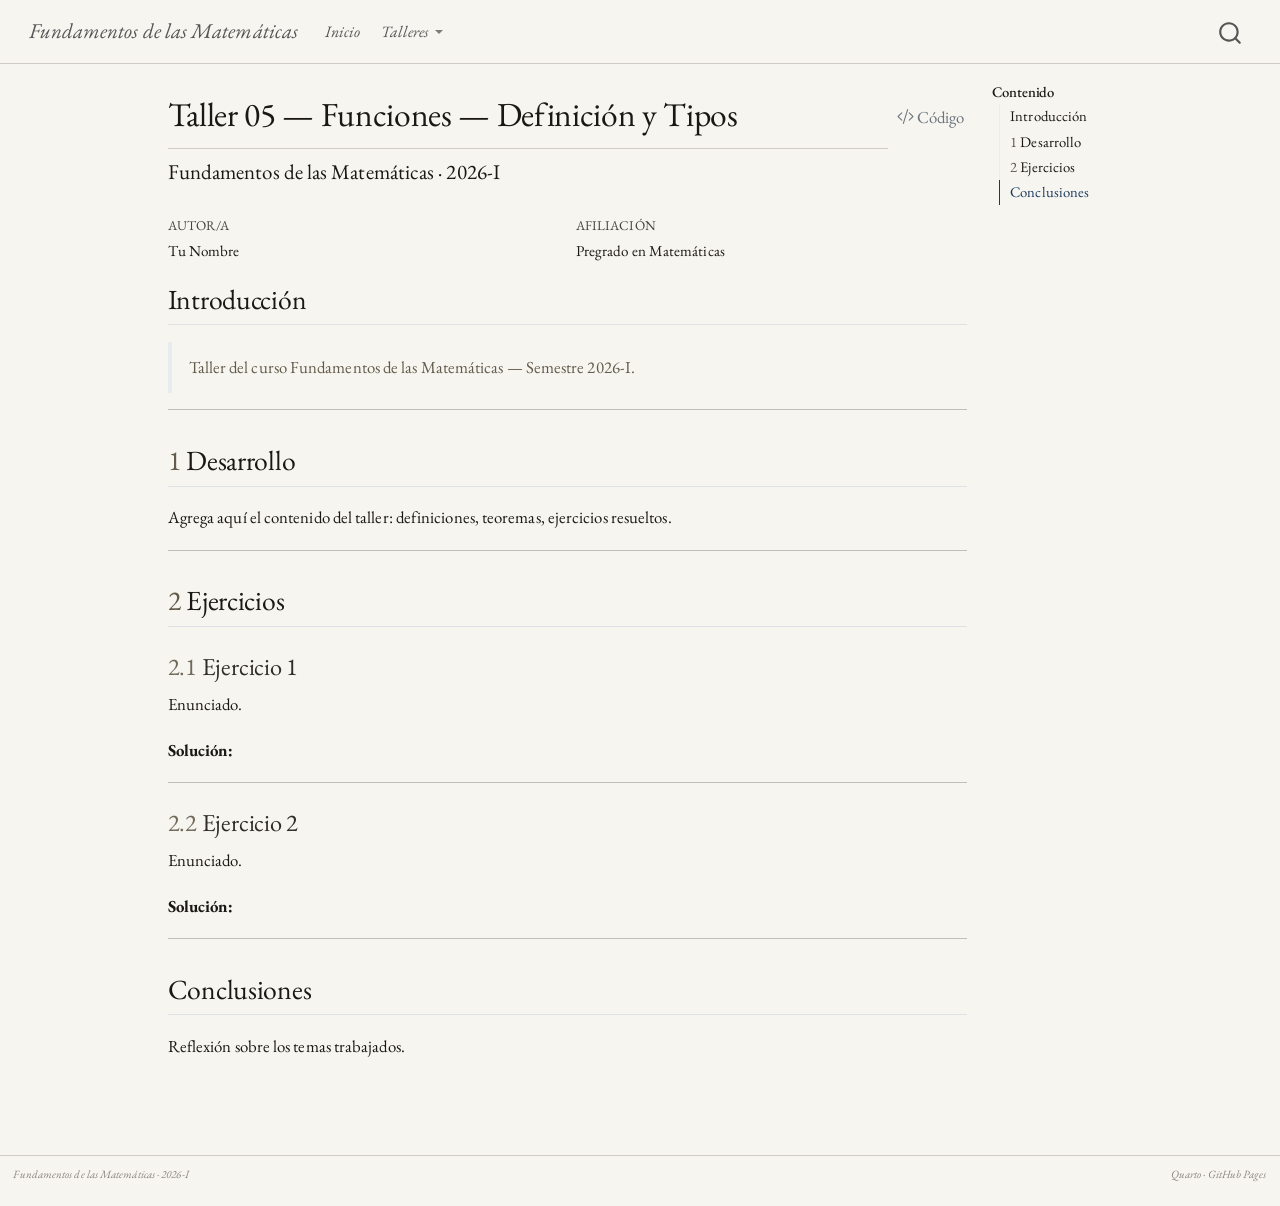
<file: talleres/taller-05.html>
<!DOCTYPE html>
<html xmlns="http://www.w3.org/1999/xhtml" lang="es" xml:lang="es"><head>

<meta charset="utf-8">
<meta name="generator" content="quarto-1.9.38">

<meta name="viewport" content="width=device-width, initial-scale=1.0, user-scalable=yes">

<meta name="author" content="Tu Nombre">

<title>Taller 05 — Funciones — Definición y Tipos – Fundamentos de las Matemáticas</title>
<style>
/* Default styles provided by pandoc.
** See https://pandoc.org/MANUAL.html#variables-for-html for config info.
*/
code{white-space: pre-wrap;}
span.smallcaps{font-variant: small-caps;}
div.columns{display: flex; gap: min(4vw, 1.5em);}
div.column{flex: auto; overflow-x: auto;}
div.hanging-indent{margin-left: 1.5em; text-indent: -1.5em;}
ul.task-list{list-style: none;}
ul.task-list li input[type="checkbox"] {
  width: 0.8em;
  margin: 0 0.8em 0.2em -1em; /* quarto-specific, see https://github.com/quarto-dev/quarto-cli/issues/4556 */ 
  vertical-align: middle;
}
/* CSS for syntax highlighting */
html { -webkit-text-size-adjust: 100%; }
pre > code.sourceCode { white-space: pre; position: relative; }
pre > code.sourceCode > span { display: inline-block; line-height: 1.25; }
pre > code.sourceCode > span:empty { height: 1.2em; }
.sourceCode { overflow: visible; }
code.sourceCode > span { color: inherit; text-decoration: inherit; }
div.sourceCode { margin: 1em 0; }
pre.sourceCode { margin: 0; }
@media screen {
div.sourceCode { overflow: auto; }
}
@media print {
pre > code.sourceCode { white-space: pre-wrap; }
pre > code.sourceCode > span { text-indent: -5em; padding-left: 5em; }
}
pre.numberSource code
  { counter-reset: source-line 0; }
pre.numberSource code > span
  { position: relative; left: -4em; counter-increment: source-line; }
pre.numberSource code > span > a:first-child::before
  { content: counter(source-line);
    position: relative; left: -1em; text-align: right; vertical-align: baseline;
    border: none; display: inline-block;
    -webkit-touch-callout: none; -webkit-user-select: none;
    -khtml-user-select: none; -moz-user-select: none;
    -ms-user-select: none; user-select: none;
    padding: 0 4px; width: 4em;
  }
pre.numberSource { margin-left: 3em;  padding-left: 4px; }
div.sourceCode
  {   }
@media screen {
pre > code.sourceCode > span > a:first-child::before { text-decoration: underline; }
}
</style>


<script src="../site_libs/quarto-nav/quarto-nav.js"></script>
<script src="../site_libs/quarto-nav/headroom.min.js"></script>
<script src="../site_libs/clipboard/clipboard.min.js"></script>
<script src="../site_libs/quarto-search/autocomplete.umd.js"></script>
<script src="../site_libs/quarto-search/fuse.min.js"></script>
<script src="../site_libs/quarto-search/quarto-search.js"></script>
<meta name="quarto:offset" content="../">
<script src="../site_libs/quarto-html/quarto.js" type="module"></script>
<script src="../site_libs/quarto-html/tabsets/tabsets.js" type="module"></script>
<script src="../site_libs/quarto-html/popper.min.js"></script>
<script src="../site_libs/quarto-html/tippy.umd.min.js"></script>
<script src="../site_libs/quarto-html/anchor.min.js"></script>
<link href="../site_libs/quarto-html/tippy.css" rel="stylesheet">
<link href="../site_libs/quarto-html/quarto-syntax-highlighting-dd446809646b2741713ed6fc760ab3ce.css" rel="stylesheet" id="quarto-text-highlighting-styles">
<script src="../site_libs/bootstrap/bootstrap.min.js"></script>
<link href="../site_libs/bootstrap/bootstrap-icons.css" rel="stylesheet">
<link href="../site_libs/bootstrap/bootstrap-20384d8f7751bb033ef3d5d2bfa4f610.min.css" rel="stylesheet" append-hash="true" id="quarto-bootstrap" data-mode="light">
<script id="quarto-search-options" type="application/json">{
  "location": "navbar",
  "copy-button": false,
  "collapse-after": 3,
  "panel-placement": "end",
  "type": "overlay",
  "limit": 50,
  "keyboard-shortcut": [
    "f",
    "/",
    "s"
  ],
  "show-item-context": false,
  "language": {
    "search-no-results-text": "No se han encontrado resultados",
    "search-matching-documents-text": "documentos encontrados",
    "search-copy-link-title": "Copiar el enlace en la búsqueda",
    "search-hide-matches-text": "Ocultar resultados adicionales",
    "search-more-match-text": "resultado adicional en este documento",
    "search-more-matches-text": "resultados adicionales en este documento",
    "search-clear-button-title": "Borrar",
    "search-text-placeholder": "",
    "search-detached-cancel-button-title": "Cancelar",
    "search-submit-button-title": "Enviar",
    "search-label": "Buscar"
  }
}</script>


</head>

<body class="nav-fixed quarto-light">

<div id="quarto-search-results"></div>
  <header id="quarto-header" class="headroom fixed-top">
    <nav class="navbar navbar-expand-lg " data-bs-theme="dark">
      <div class="navbar-container container-fluid">
      <div class="navbar-brand-container mx-auto">
    <a class="navbar-brand" href="../index.html">
    <span class="navbar-title">Fundamentos de las Matemáticas</span>
    </a>
  </div>
            <div id="quarto-search" class="" title="Buscar"></div>
          <button class="navbar-toggler" type="button" data-bs-toggle="collapse" data-bs-target="#navbarCollapse" aria-controls="navbarCollapse" role="menu" aria-expanded="false" aria-label="Navegación de palanca" onclick="if (window.quartoToggleHeadroom) { window.quartoToggleHeadroom(); }">
  <span class="navbar-toggler-icon"></span>
</button>
          <div class="collapse navbar-collapse" id="navbarCollapse">
            <ul class="navbar-nav navbar-nav-scroll me-auto">
  <li class="nav-item">
    <a class="nav-link" href="../index.html"> 
<span class="menu-text">Inicio</span></a>
  </li>  
  <li class="nav-item dropdown ">
    <a class="nav-link dropdown-toggle" href="#" id="nav-menu-talleres" role="link" data-bs-toggle="dropdown" aria-expanded="false">
 <span class="menu-text">Talleres</span>
    </a>
    <ul class="dropdown-menu" aria-labelledby="nav-menu-talleres">    
        <li>
    <a class="dropdown-item" href="../talleres/taller-01.html">
 <span class="dropdown-text">Taller 01 — Verificación Formal de Algoritmos</span></a>
  </li>  
        <li>
    <a class="dropdown-item" href="../talleres/taller-02.html">
 <span class="dropdown-text">Taller 02 — Tablas de verdad</span></a>
  </li>  
        <li>
    <a class="dropdown-item" href="../talleres/taller-03.html">
 <span class="dropdown-text">Taller 03 — Teoría de conjuntos</span></a>
  </li>  
        <li>
    <a class="dropdown-item" href="../talleres/taller-04.html">
 <span class="dropdown-text">Taller 04 — Relaciones</span></a>
  </li>  
        <li>
    <a class="dropdown-item" href="../talleres/taller-05.html">
 <span class="dropdown-text">Taller 05 — Funciones</span></a>
  </li>  
        <li>
    <a class="dropdown-item" href="../talleres/taller-06.html">
 <span class="dropdown-text">Taller 06 — Inducción matemática</span></a>
  </li>  
        <li>
    <a class="dropdown-item" href="../talleres/taller-07.html">
 <span class="dropdown-text">Taller 07 — Números naturales</span></a>
  </li>  
        <li>
    <a class="dropdown-item" href="../talleres/taller-08.html">
 <span class="dropdown-text">Taller 08 — Análisis real</span></a>
  </li>  
    </ul>
  </li>
</ul>
          </div> <!-- /navcollapse -->
            <div class="quarto-navbar-tools">
</div>
      </div> <!-- /container-fluid -->
    </nav>
</header>
<!-- content -->
<div id="quarto-content" class="quarto-container page-columns page-rows-contents page-layout-article page-navbar">
<!-- sidebar -->
<!-- margin-sidebar -->
    <div id="quarto-margin-sidebar" class="sidebar margin-sidebar">
        <nav id="TOC" role="doc-toc" class="toc-active">
    <h2 id="toc-title">Contenido</h2>
   
  <ul>
  <li><a href="#introducción" id="toc-introducción" class="nav-link active" data-scroll-target="#introducción">Introducción</a></li>
  <li><a href="#desarrollo" id="toc-desarrollo" class="nav-link" data-scroll-target="#desarrollo"><span class="header-section-number">1</span> Desarrollo</a></li>
  <li><a href="#ejercicios" id="toc-ejercicios" class="nav-link" data-scroll-target="#ejercicios"><span class="header-section-number">2</span> Ejercicios</a>
  <ul class="collapse">
  <li><a href="#ejercicio-1" id="toc-ejercicio-1" class="nav-link" data-scroll-target="#ejercicio-1"><span class="header-section-number">2.1</span> Ejercicio 1</a></li>
  <li><a href="#ejercicio-2" id="toc-ejercicio-2" class="nav-link" data-scroll-target="#ejercicio-2"><span class="header-section-number">2.2</span> Ejercicio 2</a></li>
  </ul></li>
  <li><a href="#conclusiones" id="toc-conclusiones" class="nav-link" data-scroll-target="#conclusiones">Conclusiones</a></li>
  </ul>
</nav>
    </div>
<!-- main -->
<main class="content" id="quarto-document-content">

<header id="title-block-header" class="quarto-title-block default">
<div class="quarto-title">
<div class="quarto-title-block"><div><h1 class="title">Taller 05 — Funciones — Definición y Tipos</h1><button type="button" class="btn code-tools-button" id="quarto-code-tools-source"><i class="bi"></i> Código</button></div></div>
<p class="subtitle lead">Fundamentos de las Matemáticas · 2026-I</p>
</div>


<div class="quarto-title-meta-author">
  <div class="quarto-title-meta-heading">Autor/a</div>
  <div class="quarto-title-meta-heading">Afiliación</div>
  
    <div class="quarto-title-meta-contents">
    <p class="author">Tu Nombre </p>
  </div>
  <div class="quarto-title-meta-contents">
        <p class="affiliation">
            Pregrado en Matemáticas
          </p>
      </div>
  </div>

<div class="quarto-title-meta">

      
  
    
  </div>
  


</header>


<section id="introducción" class="level2 unnumbered">
<h2 class="unnumbered anchored" data-anchor-id="introducción">Introducción</h2>
<blockquote class="blockquote">
<p>Taller del curso Fundamentos de las Matemáticas — Semestre 2026-I.</p>
</blockquote>
<hr>
</section>
<section id="desarrollo" class="level2" data-number="1">
<h2 data-number="1" class="anchored" data-anchor-id="desarrollo"><span class="header-section-number">1</span> Desarrollo</h2>
<p>Agrega aquí el contenido del taller: definiciones, teoremas, ejercicios resueltos.</p>
<hr>
</section>
<section id="ejercicios" class="level2" data-number="2">
<h2 data-number="2" class="anchored" data-anchor-id="ejercicios"><span class="header-section-number">2</span> Ejercicios</h2>
<section id="ejercicio-1" class="level3" data-number="2.1">
<h3 data-number="2.1" class="anchored" data-anchor-id="ejercicio-1"><span class="header-section-number">2.1</span> Ejercicio 1</h3>
<p>Enunciado.</p>
<p><strong>Solución:</strong></p>
<hr>
</section>
<section id="ejercicio-2" class="level3" data-number="2.2">
<h3 data-number="2.2" class="anchored" data-anchor-id="ejercicio-2"><span class="header-section-number">2.2</span> Ejercicio 2</h3>
<p>Enunciado.</p>
<p><strong>Solución:</strong></p>
<hr>
</section>
</section>
<section id="conclusiones" class="level2 unnumbered">
<h2 class="unnumbered anchored" data-anchor-id="conclusiones">Conclusiones</h2>
<p>Reflexión sobre los temas trabajados.</p>


<!-- -->

</section>

</main> <!-- /main -->
<script id="quarto-html-after-body" type="application/javascript">
  window.document.addEventListener("DOMContentLoaded", function (event) {
    const icon = "";
    const anchorJS = new window.AnchorJS();
    anchorJS.options = {
      placement: 'right',
      icon: icon
    };
    anchorJS.add('.anchored');
    const isCodeAnnotation = (el) => {
      for (const clz of el.classList) {
        if (clz.startsWith('code-annotation-')) {                     
          return true;
        }
      }
      return false;
    }
    const onCopySuccess = function(e) {
      // button target
      const button = e.trigger;
      // don't keep focus
      button.blur();
      // flash "checked"
      button.classList.add('code-copy-button-checked');
      var currentTitle = button.getAttribute("title");
      button.setAttribute("title", "Copiado");
      let tooltip;
      if (window.bootstrap) {
        button.setAttribute("data-bs-toggle", "tooltip");
        button.setAttribute("data-bs-placement", "left");
        button.setAttribute("data-bs-title", "Copiado");
        tooltip = new bootstrap.Tooltip(button, 
          { trigger: "manual", 
            customClass: "code-copy-button-tooltip",
            offset: [0, -8]});
        tooltip.show();    
      }
      setTimeout(function() {
        if (tooltip) {
          tooltip.hide();
          button.removeAttribute("data-bs-title");
          button.removeAttribute("data-bs-toggle");
          button.removeAttribute("data-bs-placement");
        }
        button.setAttribute("title", currentTitle);
        button.classList.remove('code-copy-button-checked');
      }, 1000);
      // clear code selection
      e.clearSelection();
    }
    const getTextToCopy = function(trigger) {
      const outerScaffold = trigger.parentElement.cloneNode(true);
      const codeEl = outerScaffold.querySelector('code');
      for (const childEl of codeEl.children) {
        if (isCodeAnnotation(childEl)) {
          childEl.remove();
        }
      }
      return codeEl.innerText;
    }
    const clipboard = new window.ClipboardJS('.code-copy-button:not([data-in-quarto-modal])', {
      text: getTextToCopy
    });
    clipboard.on('success', onCopySuccess);
    if (window.document.getElementById('quarto-embedded-source-code-modal')) {
      const clipboardModal = new window.ClipboardJS('.code-copy-button[data-in-quarto-modal]', {
        text: getTextToCopy,
        container: window.document.getElementById('quarto-embedded-source-code-modal')
      });
      clipboardModal.on('success', onCopySuccess);
    }
    const viewSource = window.document.getElementById('quarto-view-source') ||
                       window.document.getElementById('quarto-code-tools-source');
    if (viewSource) {
      const sourceUrl = viewSource.getAttribute("data-quarto-source-url");
      viewSource.addEventListener("click", function(e) {
        if (sourceUrl) {
          // rstudio viewer pane
          if (/\bcapabilities=\b/.test(window.location)) {
            window.open(sourceUrl);
          } else {
            window.location.href = sourceUrl;
          }
        } else {
          const modal = new bootstrap.Modal(document.getElementById('quarto-embedded-source-code-modal'));
          modal.show();
        }
        return false;
      });
    }
    function toggleCodeHandler(show) {
      return function(e) {
        const detailsSrc = window.document.querySelectorAll(".cell > details > .sourceCode");
        for (let i=0; i<detailsSrc.length; i++) {
          const details = detailsSrc[i].parentElement;
          if (show) {
            details.open = true;
          } else {
            details.removeAttribute("open");
          }
        }
        const cellCodeDivs = window.document.querySelectorAll(".cell > .sourceCode");
        const fromCls = show ? "hidden" : "unhidden";
        const toCls = show ? "unhidden" : "hidden";
        for (let i=0; i<cellCodeDivs.length; i++) {
          const codeDiv = cellCodeDivs[i];
          if (codeDiv.classList.contains(fromCls)) {
            codeDiv.classList.remove(fromCls);
            codeDiv.classList.add(toCls);
          } 
        }
        return false;
      }
    }
    const hideAllCode = window.document.getElementById("quarto-hide-all-code");
    if (hideAllCode) {
      hideAllCode.addEventListener("click", toggleCodeHandler(false));
    }
    const showAllCode = window.document.getElementById("quarto-show-all-code");
    if (showAllCode) {
      showAllCode.addEventListener("click", toggleCodeHandler(true));
    }
      var localhostRegex = new RegExp(/^(?:http|https):\/\/localhost\:?[0-9]*\//);
      var mailtoRegex = new RegExp(/^mailto:/);
        var filterRegex = new RegExp("https:\/\/luismarcarrillo\.github\.io\/fundamentos-matematicas");
      var isInternal = (href) => {
          return filterRegex.test(href) || localhostRegex.test(href) || mailtoRegex.test(href);
      }
      // Inspect non-navigation links and adorn them if external
     var links = window.document.querySelectorAll('a[href]:not(.nav-link):not(.navbar-brand):not(.toc-action):not(.sidebar-link):not(.sidebar-item-toggle):not(.pagination-link):not(.no-external):not([aria-hidden]):not(.dropdown-item):not(.quarto-navigation-tool):not(.about-link)');
      for (var i=0; i<links.length; i++) {
        const link = links[i];
        if (!isInternal(link.href)) {
          // undo the damage that might have been done by quarto-nav.js in the case of
          // links that we want to consider external
          if (link.dataset.originalHref !== undefined) {
            link.href = link.dataset.originalHref;
          }
        }
      }
    function tippyHover(el, contentFn, onTriggerFn, onUntriggerFn) {
      const config = {
        allowHTML: true,
        maxWidth: 500,
        delay: 100,
        arrow: false,
        appendTo: function(el) {
            return el.parentElement;
        },
        interactive: true,
        interactiveBorder: 10,
        theme: 'quarto',
        placement: 'bottom-start',
      };
      if (contentFn) {
        config.content = contentFn;
      }
      if (onTriggerFn) {
        config.onTrigger = onTriggerFn;
      }
      if (onUntriggerFn) {
        config.onUntrigger = onUntriggerFn;
      }
      window.tippy(el, config); 
    }
    const noterefs = window.document.querySelectorAll('a[role="doc-noteref"]');
    for (var i=0; i<noterefs.length; i++) {
      const ref = noterefs[i];
      tippyHover(ref, function() {
        // use id or data attribute instead here
        let href = ref.getAttribute('data-footnote-href') || ref.getAttribute('href');
        try { href = new URL(href).hash; } catch {}
        const id = href.replace(/^#\/?/, "");
        const note = window.document.getElementById(id);
        if (note) {
          return note.innerHTML;
        } else {
          return "";
        }
      });
    }
    const xrefs = window.document.querySelectorAll('a.quarto-xref');
    const processXRef = (id, note) => {
      // Strip column container classes
      const stripColumnClz = (el) => {
        el.classList.remove("page-full", "page-columns");
        if (el.children) {
          for (const child of el.children) {
            stripColumnClz(child);
          }
        }
      }
      stripColumnClz(note)
      if (id === null || id.startsWith('sec-')) {
        // Special case sections, only their first couple elements
        const container = document.createElement("div");
        if (note.children && note.children.length > 2) {
          container.appendChild(note.children[0].cloneNode(true));
          for (let i = 1; i < note.children.length; i++) {
            const child = note.children[i];
            if (child.tagName === "P" && child.innerText === "") {
              continue;
            } else {
              container.appendChild(child.cloneNode(true));
              break;
            }
          }
          if (window.Quarto?.typesetMath) {
            window.Quarto.typesetMath(container);
          }
          return container.innerHTML
        } else {
          if (window.Quarto?.typesetMath) {
            window.Quarto.typesetMath(note);
          }
          return note.innerHTML;
        }
      } else {
        // Remove any anchor links if they are present
        const anchorLink = note.querySelector('a.anchorjs-link');
        if (anchorLink) {
          anchorLink.remove();
        }
        if (window.Quarto?.typesetMath) {
          window.Quarto.typesetMath(note);
        }
        if (note.classList.contains("callout")) {
          return note.outerHTML;
        } else {
          return note.innerHTML;
        }
      }
    }
    for (var i=0; i<xrefs.length; i++) {
      const xref = xrefs[i];
      tippyHover(xref, undefined, function(instance) {
        instance.disable();
        let url = xref.getAttribute('href');
        let hash = undefined; 
        if (url.startsWith('#')) {
          hash = url;
        } else {
          try { hash = new URL(url).hash; } catch {}
        }
        if (hash) {
          const id = hash.replace(/^#\/?/, "");
          const note = window.document.getElementById(id);
          if (note !== null) {
            try {
              const html = processXRef(id, note.cloneNode(true));
              instance.setContent(html);
            } finally {
              instance.enable();
              instance.show();
            }
          } else {
            // See if we can fetch this
            fetch(url.split('#')[0])
            .then(res => res.text())
            .then(html => {
              const parser = new DOMParser();
              const htmlDoc = parser.parseFromString(html, "text/html");
              const note = htmlDoc.getElementById(id);
              if (note !== null) {
                const html = processXRef(id, note);
                instance.setContent(html);
              } 
            }).finally(() => {
              instance.enable();
              instance.show();
            });
          }
        } else {
          // See if we can fetch a full url (with no hash to target)
          // This is a special case and we should probably do some content thinning / targeting
          fetch(url)
          .then(res => res.text())
          .then(html => {
            const parser = new DOMParser();
            const htmlDoc = parser.parseFromString(html, "text/html");
            const note = htmlDoc.querySelector('main.content');
            if (note !== null) {
              // This should only happen for chapter cross references
              // (since there is no id in the URL)
              // remove the first header
              if (note.children.length > 0 && note.children[0].tagName === "HEADER") {
                note.children[0].remove();
              }
              const html = processXRef(null, note);
              instance.setContent(html);
            } 
          }).finally(() => {
            instance.enable();
            instance.show();
          });
        }
      }, function(instance) {
      });
    }
        let selectedAnnoteEl;
        const selectorForAnnotation = ( cell, annotation) => {
          let cellAttr = 'data-code-cell="' + cell + '"';
          let lineAttr = 'data-code-annotation="' +  annotation + '"';
          const selector = 'span[' + cellAttr + '][' + lineAttr + ']';
          return selector;
        }
        const selectCodeLines = (annoteEl) => {
          const doc = window.document;
          const targetCell = annoteEl.getAttribute("data-target-cell");
          const targetAnnotation = annoteEl.getAttribute("data-target-annotation");
          const annoteSpan = window.document.querySelector(selectorForAnnotation(targetCell, targetAnnotation));
          const lines = annoteSpan.getAttribute("data-code-lines").split(",");
          const lineIds = lines.map((line) => {
            return targetCell + "-" + line;
          })
          let top = null;
          let height = null;
          let parent = null;
          if (lineIds.length > 0) {
              //compute the position of the single el (top and bottom and make a div)
              const el = window.document.getElementById(lineIds[0]);
              top = el.offsetTop;
              height = el.offsetHeight;
              parent = el.parentElement.parentElement;
            if (lineIds.length > 1) {
              const lastEl = window.document.getElementById(lineIds[lineIds.length - 1]);
              const bottom = lastEl.offsetTop + lastEl.offsetHeight;
              height = bottom - top;
            }
            if (top !== null && height !== null && parent !== null) {
              // cook up a div (if necessary) and position it 
              let div = window.document.getElementById("code-annotation-line-highlight");
              if (div === null) {
                div = window.document.createElement("div");
                div.setAttribute("id", "code-annotation-line-highlight");
                div.style.position = 'absolute';
                parent.appendChild(div);
              }
              div.style.top = top - 2 + "px";
              div.style.height = height + 4 + "px";
              div.style.left = 0;
              let gutterDiv = window.document.getElementById("code-annotation-line-highlight-gutter");
              if (gutterDiv === null) {
                gutterDiv = window.document.createElement("div");
                gutterDiv.setAttribute("id", "code-annotation-line-highlight-gutter");
                gutterDiv.style.position = 'absolute';
                const codeCell = window.document.getElementById(targetCell);
                const gutter = codeCell.querySelector('.code-annotation-gutter');
                gutter.appendChild(gutterDiv);
              }
              gutterDiv.style.top = top - 2 + "px";
              gutterDiv.style.height = height + 4 + "px";
            }
            selectedAnnoteEl = annoteEl;
          }
        };
        const unselectCodeLines = () => {
          const elementsIds = ["code-annotation-line-highlight", "code-annotation-line-highlight-gutter"];
          elementsIds.forEach((elId) => {
            const div = window.document.getElementById(elId);
            if (div) {
              div.remove();
            }
          });
          selectedAnnoteEl = undefined;
        };
          // Handle positioning of the toggle
      window.addEventListener(
        "resize",
        throttle(() => {
          elRect = undefined;
          if (selectedAnnoteEl) {
            selectCodeLines(selectedAnnoteEl);
          }
        }, 10)
      );
      function throttle(fn, ms) {
      let throttle = false;
      let timer;
        return (...args) => {
          if(!throttle) { // first call gets through
              fn.apply(this, args);
              throttle = true;
          } else { // all the others get throttled
              if(timer) clearTimeout(timer); // cancel #2
              timer = setTimeout(() => {
                fn.apply(this, args);
                timer = throttle = false;
              }, ms);
          }
        };
      }
        // Attach click handler to the DT
        const annoteDls = window.document.querySelectorAll('dt[data-target-cell]');
        for (const annoteDlNode of annoteDls) {
          annoteDlNode.addEventListener('click', (event) => {
            const clickedEl = event.target;
            if (clickedEl !== selectedAnnoteEl) {
              unselectCodeLines();
              const activeEl = window.document.querySelector('dt[data-target-cell].code-annotation-active');
              if (activeEl) {
                activeEl.classList.remove('code-annotation-active');
              }
              selectCodeLines(clickedEl);
              clickedEl.classList.add('code-annotation-active');
            } else {
              // Unselect the line
              unselectCodeLines();
              clickedEl.classList.remove('code-annotation-active');
            }
          });
        }
    const findCites = (el) => {
      const parentEl = el.parentElement;
      if (parentEl) {
        const cites = parentEl.dataset.cites;
        if (cites) {
          return {
            el,
            cites: cites.split(' ')
          };
        } else {
          return findCites(el.parentElement)
        }
      } else {
        return undefined;
      }
    };
    var bibliorefs = window.document.querySelectorAll('a[role="doc-biblioref"]');
    for (var i=0; i<bibliorefs.length; i++) {
      const ref = bibliorefs[i];
      const citeInfo = findCites(ref);
      if (citeInfo) {
        tippyHover(citeInfo.el, function() {
          var popup = window.document.createElement('div');
          citeInfo.cites.forEach(function(cite) {
            var citeDiv = window.document.createElement('div');
            citeDiv.classList.add('hanging-indent');
            citeDiv.classList.add('csl-entry');
            var biblioDiv = window.document.getElementById('ref-' + cite);
            if (biblioDiv) {
              citeDiv.innerHTML = biblioDiv.innerHTML;
            }
            popup.appendChild(citeDiv);
          });
          return popup.innerHTML;
        });
      }
    }
  });
  </script><div class="modal fade" id="quarto-embedded-source-code-modal" tabindex="-1" aria-labelledby="quarto-embedded-source-code-modal-label" aria-hidden="true"><div class="modal-dialog modal-dialog-scrollable"><div class="modal-content"><div class="modal-header"><h5 class="modal-title" id="quarto-embedded-source-code-modal-label">Ejecutar el código</h5><button class="btn-close" data-bs-dismiss="modal"></button></div><div class="modal-body"><div class="">
<div class="code-copy-outer-scaffold"><div class="sourceCode" id="cb1" data-shortcodes="false"><pre class="sourceCode markdown code-with-copy"><code class="sourceCode markdown"><span id="cb1-1"><a href="#cb1-1" aria-hidden="true" tabindex="-1"></a><span class="co">---</span></span>
<span id="cb1-2"><a href="#cb1-2" aria-hidden="true" tabindex="-1"></a><span class="an">title:</span><span class="co"> "Taller 05 — Funciones — Definición y Tipos"</span></span>
<span id="cb1-3"><a href="#cb1-3" aria-hidden="true" tabindex="-1"></a><span class="an">subtitle:</span><span class="co"> "Fundamentos de las Matemáticas · 2026-I"</span></span>
<span id="cb1-4"><a href="#cb1-4" aria-hidden="true" tabindex="-1"></a><span class="an">author:</span></span>
<span id="cb1-5"><a href="#cb1-5" aria-hidden="true" tabindex="-1"></a><span class="co">  - name: "Tu Nombre"</span></span>
<span id="cb1-6"><a href="#cb1-6" aria-hidden="true" tabindex="-1"></a><span class="co">    affiliation: "Pregrado en Matemáticas"</span></span>
<span id="cb1-7"><a href="#cb1-7" aria-hidden="true" tabindex="-1"></a><span class="an">date:</span><span class="co"> ""</span></span>
<span id="cb1-8"><a href="#cb1-8" aria-hidden="true" tabindex="-1"></a><span class="an">lang:</span><span class="co"> es</span></span>
<span id="cb1-9"><a href="#cb1-9" aria-hidden="true" tabindex="-1"></a><span class="an">format:</span></span>
<span id="cb1-10"><a href="#cb1-10" aria-hidden="true" tabindex="-1"></a><span class="co">  html:</span></span>
<span id="cb1-11"><a href="#cb1-11" aria-hidden="true" tabindex="-1"></a><span class="co">    toc: true</span></span>
<span id="cb1-12"><a href="#cb1-12" aria-hidden="true" tabindex="-1"></a><span class="co">    toc-title: "Contenido"</span></span>
<span id="cb1-13"><a href="#cb1-13" aria-hidden="true" tabindex="-1"></a><span class="co">    number-sections: true</span></span>
<span id="cb1-14"><a href="#cb1-14" aria-hidden="true" tabindex="-1"></a><span class="co">    code-fold: true</span></span>
<span id="cb1-15"><a href="#cb1-15" aria-hidden="true" tabindex="-1"></a><span class="co">    code-tools: true</span></span>
<span id="cb1-16"><a href="#cb1-16" aria-hidden="true" tabindex="-1"></a><span class="co">---</span></span>
<span id="cb1-17"><a href="#cb1-17" aria-hidden="true" tabindex="-1"></a></span>
<span id="cb1-18"><a href="#cb1-18" aria-hidden="true" tabindex="-1"></a><span class="fu">## Introducción {.unnumbered}</span></span>
<span id="cb1-19"><a href="#cb1-19" aria-hidden="true" tabindex="-1"></a></span>
<span id="cb1-20"><a href="#cb1-20" aria-hidden="true" tabindex="-1"></a><span class="at">&gt; Taller del curso Fundamentos de las Matemáticas — Semestre 2026-I.</span></span>
<span id="cb1-21"><a href="#cb1-21" aria-hidden="true" tabindex="-1"></a></span>
<span id="cb1-22"><a href="#cb1-22" aria-hidden="true" tabindex="-1"></a>---</span>
<span id="cb1-23"><a href="#cb1-23" aria-hidden="true" tabindex="-1"></a></span>
<span id="cb1-24"><a href="#cb1-24" aria-hidden="true" tabindex="-1"></a><span class="fu">## Desarrollo</span></span>
<span id="cb1-25"><a href="#cb1-25" aria-hidden="true" tabindex="-1"></a></span>
<span id="cb1-26"><a href="#cb1-26" aria-hidden="true" tabindex="-1"></a>Agrega aquí el contenido del taller: definiciones, teoremas, ejercicios resueltos.</span>
<span id="cb1-27"><a href="#cb1-27" aria-hidden="true" tabindex="-1"></a></span>
<span id="cb1-28"><a href="#cb1-28" aria-hidden="true" tabindex="-1"></a>---</span>
<span id="cb1-29"><a href="#cb1-29" aria-hidden="true" tabindex="-1"></a></span>
<span id="cb1-30"><a href="#cb1-30" aria-hidden="true" tabindex="-1"></a><span class="fu">## Ejercicios</span></span>
<span id="cb1-31"><a href="#cb1-31" aria-hidden="true" tabindex="-1"></a></span>
<span id="cb1-32"><a href="#cb1-32" aria-hidden="true" tabindex="-1"></a><span class="fu">### Ejercicio 1</span></span>
<span id="cb1-33"><a href="#cb1-33" aria-hidden="true" tabindex="-1"></a></span>
<span id="cb1-34"><a href="#cb1-34" aria-hidden="true" tabindex="-1"></a>Enunciado.</span>
<span id="cb1-35"><a href="#cb1-35" aria-hidden="true" tabindex="-1"></a></span>
<span id="cb1-36"><a href="#cb1-36" aria-hidden="true" tabindex="-1"></a>**Solución:**</span>
<span id="cb1-37"><a href="#cb1-37" aria-hidden="true" tabindex="-1"></a></span>
<span id="cb1-38"><a href="#cb1-38" aria-hidden="true" tabindex="-1"></a>---</span>
<span id="cb1-39"><a href="#cb1-39" aria-hidden="true" tabindex="-1"></a></span>
<span id="cb1-40"><a href="#cb1-40" aria-hidden="true" tabindex="-1"></a><span class="fu">### Ejercicio 2</span></span>
<span id="cb1-41"><a href="#cb1-41" aria-hidden="true" tabindex="-1"></a></span>
<span id="cb1-42"><a href="#cb1-42" aria-hidden="true" tabindex="-1"></a>Enunciado.</span>
<span id="cb1-43"><a href="#cb1-43" aria-hidden="true" tabindex="-1"></a></span>
<span id="cb1-44"><a href="#cb1-44" aria-hidden="true" tabindex="-1"></a>**Solución:**</span>
<span id="cb1-45"><a href="#cb1-45" aria-hidden="true" tabindex="-1"></a></span>
<span id="cb1-46"><a href="#cb1-46" aria-hidden="true" tabindex="-1"></a>---</span>
<span id="cb1-47"><a href="#cb1-47" aria-hidden="true" tabindex="-1"></a></span>
<span id="cb1-48"><a href="#cb1-48" aria-hidden="true" tabindex="-1"></a><span class="fu">## Conclusiones {.unnumbered}</span></span>
<span id="cb1-49"><a href="#cb1-49" aria-hidden="true" tabindex="-1"></a></span>
<span id="cb1-50"><a href="#cb1-50" aria-hidden="true" tabindex="-1"></a>Reflexión sobre los temas trabajados.</span></code></pre></div><button title="Copiar al portapapeles" class="code-copy-button" data-in-quarto-modal=""><i class="bi"></i></button></div>
</div></div></div></div></div>
</div> <!-- /content -->
<footer class="footer">
  <div class="nav-footer">
    <div class="nav-footer-left">
<p>Fundamentos de las Matemáticas · 2026-I</p>
</div>   
    <div class="nav-footer-center">
      &nbsp;
    </div>
    <div class="nav-footer-right">
<p>Quarto · GitHub Pages</p>
</div>
  </div>
</footer>




</body></html>
</file>
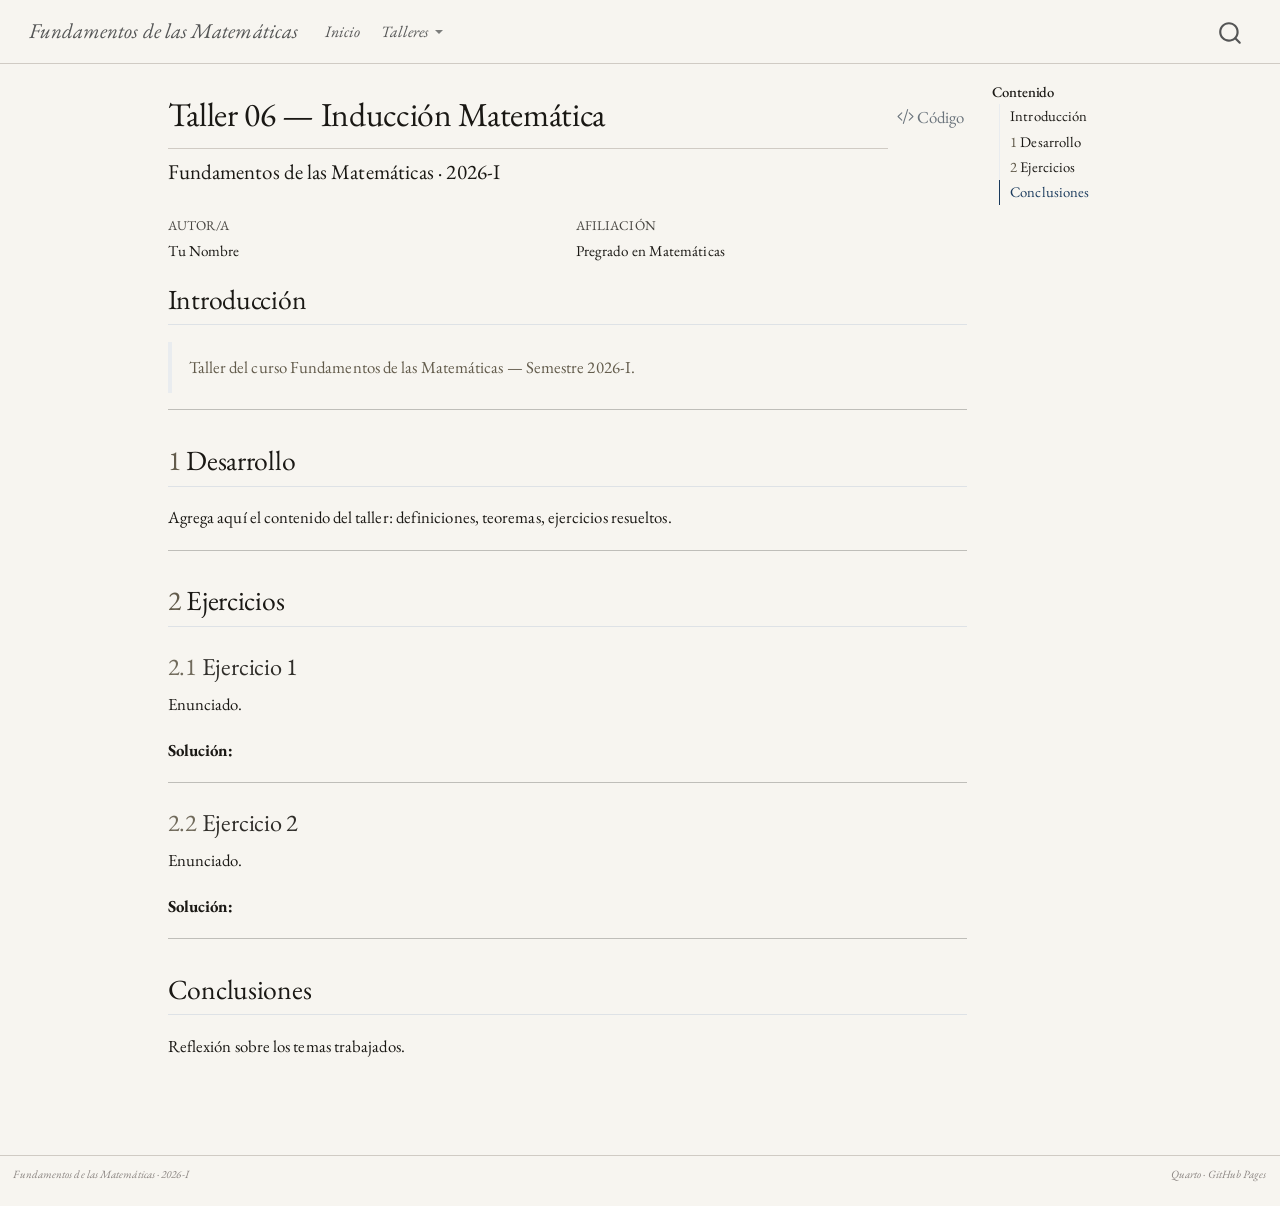
<file: talleres/taller-06.html>
<!DOCTYPE html>
<html xmlns="http://www.w3.org/1999/xhtml" lang="es" xml:lang="es"><head>

<meta charset="utf-8">
<meta name="generator" content="quarto-1.9.38">

<meta name="viewport" content="width=device-width, initial-scale=1.0, user-scalable=yes">

<meta name="author" content="Tu Nombre">

<title>Taller 06 — Inducción Matemática – Fundamentos de las Matemáticas</title>
<style>
/* Default styles provided by pandoc.
** See https://pandoc.org/MANUAL.html#variables-for-html for config info.
*/
code{white-space: pre-wrap;}
span.smallcaps{font-variant: small-caps;}
div.columns{display: flex; gap: min(4vw, 1.5em);}
div.column{flex: auto; overflow-x: auto;}
div.hanging-indent{margin-left: 1.5em; text-indent: -1.5em;}
ul.task-list{list-style: none;}
ul.task-list li input[type="checkbox"] {
  width: 0.8em;
  margin: 0 0.8em 0.2em -1em; /* quarto-specific, see https://github.com/quarto-dev/quarto-cli/issues/4556 */ 
  vertical-align: middle;
}
/* CSS for syntax highlighting */
html { -webkit-text-size-adjust: 100%; }
pre > code.sourceCode { white-space: pre; position: relative; }
pre > code.sourceCode > span { display: inline-block; line-height: 1.25; }
pre > code.sourceCode > span:empty { height: 1.2em; }
.sourceCode { overflow: visible; }
code.sourceCode > span { color: inherit; text-decoration: inherit; }
div.sourceCode { margin: 1em 0; }
pre.sourceCode { margin: 0; }
@media screen {
div.sourceCode { overflow: auto; }
}
@media print {
pre > code.sourceCode { white-space: pre-wrap; }
pre > code.sourceCode > span { text-indent: -5em; padding-left: 5em; }
}
pre.numberSource code
  { counter-reset: source-line 0; }
pre.numberSource code > span
  { position: relative; left: -4em; counter-increment: source-line; }
pre.numberSource code > span > a:first-child::before
  { content: counter(source-line);
    position: relative; left: -1em; text-align: right; vertical-align: baseline;
    border: none; display: inline-block;
    -webkit-touch-callout: none; -webkit-user-select: none;
    -khtml-user-select: none; -moz-user-select: none;
    -ms-user-select: none; user-select: none;
    padding: 0 4px; width: 4em;
  }
pre.numberSource { margin-left: 3em;  padding-left: 4px; }
div.sourceCode
  {   }
@media screen {
pre > code.sourceCode > span > a:first-child::before { text-decoration: underline; }
}
</style>


<script src="../site_libs/quarto-nav/quarto-nav.js"></script>
<script src="../site_libs/quarto-nav/headroom.min.js"></script>
<script src="../site_libs/clipboard/clipboard.min.js"></script>
<script src="../site_libs/quarto-search/autocomplete.umd.js"></script>
<script src="../site_libs/quarto-search/fuse.min.js"></script>
<script src="../site_libs/quarto-search/quarto-search.js"></script>
<meta name="quarto:offset" content="../">
<script src="../site_libs/quarto-html/quarto.js" type="module"></script>
<script src="../site_libs/quarto-html/tabsets/tabsets.js" type="module"></script>
<script src="../site_libs/quarto-html/popper.min.js"></script>
<script src="../site_libs/quarto-html/tippy.umd.min.js"></script>
<script src="../site_libs/quarto-html/anchor.min.js"></script>
<link href="../site_libs/quarto-html/tippy.css" rel="stylesheet">
<link href="../site_libs/quarto-html/quarto-syntax-highlighting-dd446809646b2741713ed6fc760ab3ce.css" rel="stylesheet" id="quarto-text-highlighting-styles">
<script src="../site_libs/bootstrap/bootstrap.min.js"></script>
<link href="../site_libs/bootstrap/bootstrap-icons.css" rel="stylesheet">
<link href="../site_libs/bootstrap/bootstrap-20384d8f7751bb033ef3d5d2bfa4f610.min.css" rel="stylesheet" append-hash="true" id="quarto-bootstrap" data-mode="light">
<script id="quarto-search-options" type="application/json">{
  "location": "navbar",
  "copy-button": false,
  "collapse-after": 3,
  "panel-placement": "end",
  "type": "overlay",
  "limit": 50,
  "keyboard-shortcut": [
    "f",
    "/",
    "s"
  ],
  "show-item-context": false,
  "language": {
    "search-no-results-text": "No se han encontrado resultados",
    "search-matching-documents-text": "documentos encontrados",
    "search-copy-link-title": "Copiar el enlace en la búsqueda",
    "search-hide-matches-text": "Ocultar resultados adicionales",
    "search-more-match-text": "resultado adicional en este documento",
    "search-more-matches-text": "resultados adicionales en este documento",
    "search-clear-button-title": "Borrar",
    "search-text-placeholder": "",
    "search-detached-cancel-button-title": "Cancelar",
    "search-submit-button-title": "Enviar",
    "search-label": "Buscar"
  }
}</script>


</head>

<body class="nav-fixed quarto-light">

<div id="quarto-search-results"></div>
  <header id="quarto-header" class="headroom fixed-top">
    <nav class="navbar navbar-expand-lg " data-bs-theme="dark">
      <div class="navbar-container container-fluid">
      <div class="navbar-brand-container mx-auto">
    <a class="navbar-brand" href="../index.html">
    <span class="navbar-title">Fundamentos de las Matemáticas</span>
    </a>
  </div>
            <div id="quarto-search" class="" title="Buscar"></div>
          <button class="navbar-toggler" type="button" data-bs-toggle="collapse" data-bs-target="#navbarCollapse" aria-controls="navbarCollapse" role="menu" aria-expanded="false" aria-label="Navegación de palanca" onclick="if (window.quartoToggleHeadroom) { window.quartoToggleHeadroom(); }">
  <span class="navbar-toggler-icon"></span>
</button>
          <div class="collapse navbar-collapse" id="navbarCollapse">
            <ul class="navbar-nav navbar-nav-scroll me-auto">
  <li class="nav-item">
    <a class="nav-link" href="../index.html"> 
<span class="menu-text">Inicio</span></a>
  </li>  
  <li class="nav-item dropdown ">
    <a class="nav-link dropdown-toggle" href="#" id="nav-menu-talleres" role="link" data-bs-toggle="dropdown" aria-expanded="false">
 <span class="menu-text">Talleres</span>
    </a>
    <ul class="dropdown-menu" aria-labelledby="nav-menu-talleres">    
        <li>
    <a class="dropdown-item" href="../talleres/taller-01.html">
 <span class="dropdown-text">Taller 01 — Verificación Formal de Algoritmos</span></a>
  </li>  
        <li>
    <a class="dropdown-item" href="../talleres/taller-02.html">
 <span class="dropdown-text">Taller 02 — Tablas de verdad</span></a>
  </li>  
        <li>
    <a class="dropdown-item" href="../talleres/taller-03.html">
 <span class="dropdown-text">Taller 03 — Teoría de conjuntos</span></a>
  </li>  
        <li>
    <a class="dropdown-item" href="../talleres/taller-04.html">
 <span class="dropdown-text">Taller 04 — Relaciones</span></a>
  </li>  
        <li>
    <a class="dropdown-item" href="../talleres/taller-05.html">
 <span class="dropdown-text">Taller 05 — Funciones</span></a>
  </li>  
        <li>
    <a class="dropdown-item" href="../talleres/taller-06.html">
 <span class="dropdown-text">Taller 06 — Inducción matemática</span></a>
  </li>  
        <li>
    <a class="dropdown-item" href="../talleres/taller-07.html">
 <span class="dropdown-text">Taller 07 — Números naturales</span></a>
  </li>  
        <li>
    <a class="dropdown-item" href="../talleres/taller-08.html">
 <span class="dropdown-text">Taller 08 — Análisis real</span></a>
  </li>  
    </ul>
  </li>
</ul>
          </div> <!-- /navcollapse -->
            <div class="quarto-navbar-tools">
</div>
      </div> <!-- /container-fluid -->
    </nav>
</header>
<!-- content -->
<div id="quarto-content" class="quarto-container page-columns page-rows-contents page-layout-article page-navbar">
<!-- sidebar -->
<!-- margin-sidebar -->
    <div id="quarto-margin-sidebar" class="sidebar margin-sidebar">
        <nav id="TOC" role="doc-toc" class="toc-active">
    <h2 id="toc-title">Contenido</h2>
   
  <ul>
  <li><a href="#introducción" id="toc-introducción" class="nav-link active" data-scroll-target="#introducción">Introducción</a></li>
  <li><a href="#desarrollo" id="toc-desarrollo" class="nav-link" data-scroll-target="#desarrollo"><span class="header-section-number">1</span> Desarrollo</a></li>
  <li><a href="#ejercicios" id="toc-ejercicios" class="nav-link" data-scroll-target="#ejercicios"><span class="header-section-number">2</span> Ejercicios</a>
  <ul class="collapse">
  <li><a href="#ejercicio-1" id="toc-ejercicio-1" class="nav-link" data-scroll-target="#ejercicio-1"><span class="header-section-number">2.1</span> Ejercicio 1</a></li>
  <li><a href="#ejercicio-2" id="toc-ejercicio-2" class="nav-link" data-scroll-target="#ejercicio-2"><span class="header-section-number">2.2</span> Ejercicio 2</a></li>
  </ul></li>
  <li><a href="#conclusiones" id="toc-conclusiones" class="nav-link" data-scroll-target="#conclusiones">Conclusiones</a></li>
  </ul>
</nav>
    </div>
<!-- main -->
<main class="content" id="quarto-document-content">

<header id="title-block-header" class="quarto-title-block default">
<div class="quarto-title">
<div class="quarto-title-block"><div><h1 class="title">Taller 06 — Inducción Matemática</h1><button type="button" class="btn code-tools-button" id="quarto-code-tools-source"><i class="bi"></i> Código</button></div></div>
<p class="subtitle lead">Fundamentos de las Matemáticas · 2026-I</p>
</div>


<div class="quarto-title-meta-author">
  <div class="quarto-title-meta-heading">Autor/a</div>
  <div class="quarto-title-meta-heading">Afiliación</div>
  
    <div class="quarto-title-meta-contents">
    <p class="author">Tu Nombre </p>
  </div>
  <div class="quarto-title-meta-contents">
        <p class="affiliation">
            Pregrado en Matemáticas
          </p>
      </div>
  </div>

<div class="quarto-title-meta">

      
  
    
  </div>
  


</header>


<section id="introducción" class="level2 unnumbered">
<h2 class="unnumbered anchored" data-anchor-id="introducción">Introducción</h2>
<blockquote class="blockquote">
<p>Taller del curso Fundamentos de las Matemáticas — Semestre 2026-I.</p>
</blockquote>
<hr>
</section>
<section id="desarrollo" class="level2" data-number="1">
<h2 data-number="1" class="anchored" data-anchor-id="desarrollo"><span class="header-section-number">1</span> Desarrollo</h2>
<p>Agrega aquí el contenido del taller: definiciones, teoremas, ejercicios resueltos.</p>
<hr>
</section>
<section id="ejercicios" class="level2" data-number="2">
<h2 data-number="2" class="anchored" data-anchor-id="ejercicios"><span class="header-section-number">2</span> Ejercicios</h2>
<section id="ejercicio-1" class="level3" data-number="2.1">
<h3 data-number="2.1" class="anchored" data-anchor-id="ejercicio-1"><span class="header-section-number">2.1</span> Ejercicio 1</h3>
<p>Enunciado.</p>
<p><strong>Solución:</strong></p>
<hr>
</section>
<section id="ejercicio-2" class="level3" data-number="2.2">
<h3 data-number="2.2" class="anchored" data-anchor-id="ejercicio-2"><span class="header-section-number">2.2</span> Ejercicio 2</h3>
<p>Enunciado.</p>
<p><strong>Solución:</strong></p>
<hr>
</section>
</section>
<section id="conclusiones" class="level2 unnumbered">
<h2 class="unnumbered anchored" data-anchor-id="conclusiones">Conclusiones</h2>
<p>Reflexión sobre los temas trabajados.</p>


<!-- -->

</section>

</main> <!-- /main -->
<script id="quarto-html-after-body" type="application/javascript">
  window.document.addEventListener("DOMContentLoaded", function (event) {
    const icon = "";
    const anchorJS = new window.AnchorJS();
    anchorJS.options = {
      placement: 'right',
      icon: icon
    };
    anchorJS.add('.anchored');
    const isCodeAnnotation = (el) => {
      for (const clz of el.classList) {
        if (clz.startsWith('code-annotation-')) {                     
          return true;
        }
      }
      return false;
    }
    const onCopySuccess = function(e) {
      // button target
      const button = e.trigger;
      // don't keep focus
      button.blur();
      // flash "checked"
      button.classList.add('code-copy-button-checked');
      var currentTitle = button.getAttribute("title");
      button.setAttribute("title", "Copiado");
      let tooltip;
      if (window.bootstrap) {
        button.setAttribute("data-bs-toggle", "tooltip");
        button.setAttribute("data-bs-placement", "left");
        button.setAttribute("data-bs-title", "Copiado");
        tooltip = new bootstrap.Tooltip(button, 
          { trigger: "manual", 
            customClass: "code-copy-button-tooltip",
            offset: [0, -8]});
        tooltip.show();    
      }
      setTimeout(function() {
        if (tooltip) {
          tooltip.hide();
          button.removeAttribute("data-bs-title");
          button.removeAttribute("data-bs-toggle");
          button.removeAttribute("data-bs-placement");
        }
        button.setAttribute("title", currentTitle);
        button.classList.remove('code-copy-button-checked');
      }, 1000);
      // clear code selection
      e.clearSelection();
    }
    const getTextToCopy = function(trigger) {
      const outerScaffold = trigger.parentElement.cloneNode(true);
      const codeEl = outerScaffold.querySelector('code');
      for (const childEl of codeEl.children) {
        if (isCodeAnnotation(childEl)) {
          childEl.remove();
        }
      }
      return codeEl.innerText;
    }
    const clipboard = new window.ClipboardJS('.code-copy-button:not([data-in-quarto-modal])', {
      text: getTextToCopy
    });
    clipboard.on('success', onCopySuccess);
    if (window.document.getElementById('quarto-embedded-source-code-modal')) {
      const clipboardModal = new window.ClipboardJS('.code-copy-button[data-in-quarto-modal]', {
        text: getTextToCopy,
        container: window.document.getElementById('quarto-embedded-source-code-modal')
      });
      clipboardModal.on('success', onCopySuccess);
    }
    const viewSource = window.document.getElementById('quarto-view-source') ||
                       window.document.getElementById('quarto-code-tools-source');
    if (viewSource) {
      const sourceUrl = viewSource.getAttribute("data-quarto-source-url");
      viewSource.addEventListener("click", function(e) {
        if (sourceUrl) {
          // rstudio viewer pane
          if (/\bcapabilities=\b/.test(window.location)) {
            window.open(sourceUrl);
          } else {
            window.location.href = sourceUrl;
          }
        } else {
          const modal = new bootstrap.Modal(document.getElementById('quarto-embedded-source-code-modal'));
          modal.show();
        }
        return false;
      });
    }
    function toggleCodeHandler(show) {
      return function(e) {
        const detailsSrc = window.document.querySelectorAll(".cell > details > .sourceCode");
        for (let i=0; i<detailsSrc.length; i++) {
          const details = detailsSrc[i].parentElement;
          if (show) {
            details.open = true;
          } else {
            details.removeAttribute("open");
          }
        }
        const cellCodeDivs = window.document.querySelectorAll(".cell > .sourceCode");
        const fromCls = show ? "hidden" : "unhidden";
        const toCls = show ? "unhidden" : "hidden";
        for (let i=0; i<cellCodeDivs.length; i++) {
          const codeDiv = cellCodeDivs[i];
          if (codeDiv.classList.contains(fromCls)) {
            codeDiv.classList.remove(fromCls);
            codeDiv.classList.add(toCls);
          } 
        }
        return false;
      }
    }
    const hideAllCode = window.document.getElementById("quarto-hide-all-code");
    if (hideAllCode) {
      hideAllCode.addEventListener("click", toggleCodeHandler(false));
    }
    const showAllCode = window.document.getElementById("quarto-show-all-code");
    if (showAllCode) {
      showAllCode.addEventListener("click", toggleCodeHandler(true));
    }
      var localhostRegex = new RegExp(/^(?:http|https):\/\/localhost\:?[0-9]*\//);
      var mailtoRegex = new RegExp(/^mailto:/);
        var filterRegex = new RegExp("https:\/\/luismarcarrillo\.github\.io\/fundamentos-matematicas");
      var isInternal = (href) => {
          return filterRegex.test(href) || localhostRegex.test(href) || mailtoRegex.test(href);
      }
      // Inspect non-navigation links and adorn them if external
     var links = window.document.querySelectorAll('a[href]:not(.nav-link):not(.navbar-brand):not(.toc-action):not(.sidebar-link):not(.sidebar-item-toggle):not(.pagination-link):not(.no-external):not([aria-hidden]):not(.dropdown-item):not(.quarto-navigation-tool):not(.about-link)');
      for (var i=0; i<links.length; i++) {
        const link = links[i];
        if (!isInternal(link.href)) {
          // undo the damage that might have been done by quarto-nav.js in the case of
          // links that we want to consider external
          if (link.dataset.originalHref !== undefined) {
            link.href = link.dataset.originalHref;
          }
        }
      }
    function tippyHover(el, contentFn, onTriggerFn, onUntriggerFn) {
      const config = {
        allowHTML: true,
        maxWidth: 500,
        delay: 100,
        arrow: false,
        appendTo: function(el) {
            return el.parentElement;
        },
        interactive: true,
        interactiveBorder: 10,
        theme: 'quarto',
        placement: 'bottom-start',
      };
      if (contentFn) {
        config.content = contentFn;
      }
      if (onTriggerFn) {
        config.onTrigger = onTriggerFn;
      }
      if (onUntriggerFn) {
        config.onUntrigger = onUntriggerFn;
      }
      window.tippy(el, config); 
    }
    const noterefs = window.document.querySelectorAll('a[role="doc-noteref"]');
    for (var i=0; i<noterefs.length; i++) {
      const ref = noterefs[i];
      tippyHover(ref, function() {
        // use id or data attribute instead here
        let href = ref.getAttribute('data-footnote-href') || ref.getAttribute('href');
        try { href = new URL(href).hash; } catch {}
        const id = href.replace(/^#\/?/, "");
        const note = window.document.getElementById(id);
        if (note) {
          return note.innerHTML;
        } else {
          return "";
        }
      });
    }
    const xrefs = window.document.querySelectorAll('a.quarto-xref');
    const processXRef = (id, note) => {
      // Strip column container classes
      const stripColumnClz = (el) => {
        el.classList.remove("page-full", "page-columns");
        if (el.children) {
          for (const child of el.children) {
            stripColumnClz(child);
          }
        }
      }
      stripColumnClz(note)
      if (id === null || id.startsWith('sec-')) {
        // Special case sections, only their first couple elements
        const container = document.createElement("div");
        if (note.children && note.children.length > 2) {
          container.appendChild(note.children[0].cloneNode(true));
          for (let i = 1; i < note.children.length; i++) {
            const child = note.children[i];
            if (child.tagName === "P" && child.innerText === "") {
              continue;
            } else {
              container.appendChild(child.cloneNode(true));
              break;
            }
          }
          if (window.Quarto?.typesetMath) {
            window.Quarto.typesetMath(container);
          }
          return container.innerHTML
        } else {
          if (window.Quarto?.typesetMath) {
            window.Quarto.typesetMath(note);
          }
          return note.innerHTML;
        }
      } else {
        // Remove any anchor links if they are present
        const anchorLink = note.querySelector('a.anchorjs-link');
        if (anchorLink) {
          anchorLink.remove();
        }
        if (window.Quarto?.typesetMath) {
          window.Quarto.typesetMath(note);
        }
        if (note.classList.contains("callout")) {
          return note.outerHTML;
        } else {
          return note.innerHTML;
        }
      }
    }
    for (var i=0; i<xrefs.length; i++) {
      const xref = xrefs[i];
      tippyHover(xref, undefined, function(instance) {
        instance.disable();
        let url = xref.getAttribute('href');
        let hash = undefined; 
        if (url.startsWith('#')) {
          hash = url;
        } else {
          try { hash = new URL(url).hash; } catch {}
        }
        if (hash) {
          const id = hash.replace(/^#\/?/, "");
          const note = window.document.getElementById(id);
          if (note !== null) {
            try {
              const html = processXRef(id, note.cloneNode(true));
              instance.setContent(html);
            } finally {
              instance.enable();
              instance.show();
            }
          } else {
            // See if we can fetch this
            fetch(url.split('#')[0])
            .then(res => res.text())
            .then(html => {
              const parser = new DOMParser();
              const htmlDoc = parser.parseFromString(html, "text/html");
              const note = htmlDoc.getElementById(id);
              if (note !== null) {
                const html = processXRef(id, note);
                instance.setContent(html);
              } 
            }).finally(() => {
              instance.enable();
              instance.show();
            });
          }
        } else {
          // See if we can fetch a full url (with no hash to target)
          // This is a special case and we should probably do some content thinning / targeting
          fetch(url)
          .then(res => res.text())
          .then(html => {
            const parser = new DOMParser();
            const htmlDoc = parser.parseFromString(html, "text/html");
            const note = htmlDoc.querySelector('main.content');
            if (note !== null) {
              // This should only happen for chapter cross references
              // (since there is no id in the URL)
              // remove the first header
              if (note.children.length > 0 && note.children[0].tagName === "HEADER") {
                note.children[0].remove();
              }
              const html = processXRef(null, note);
              instance.setContent(html);
            } 
          }).finally(() => {
            instance.enable();
            instance.show();
          });
        }
      }, function(instance) {
      });
    }
        let selectedAnnoteEl;
        const selectorForAnnotation = ( cell, annotation) => {
          let cellAttr = 'data-code-cell="' + cell + '"';
          let lineAttr = 'data-code-annotation="' +  annotation + '"';
          const selector = 'span[' + cellAttr + '][' + lineAttr + ']';
          return selector;
        }
        const selectCodeLines = (annoteEl) => {
          const doc = window.document;
          const targetCell = annoteEl.getAttribute("data-target-cell");
          const targetAnnotation = annoteEl.getAttribute("data-target-annotation");
          const annoteSpan = window.document.querySelector(selectorForAnnotation(targetCell, targetAnnotation));
          const lines = annoteSpan.getAttribute("data-code-lines").split(",");
          const lineIds = lines.map((line) => {
            return targetCell + "-" + line;
          })
          let top = null;
          let height = null;
          let parent = null;
          if (lineIds.length > 0) {
              //compute the position of the single el (top and bottom and make a div)
              const el = window.document.getElementById(lineIds[0]);
              top = el.offsetTop;
              height = el.offsetHeight;
              parent = el.parentElement.parentElement;
            if (lineIds.length > 1) {
              const lastEl = window.document.getElementById(lineIds[lineIds.length - 1]);
              const bottom = lastEl.offsetTop + lastEl.offsetHeight;
              height = bottom - top;
            }
            if (top !== null && height !== null && parent !== null) {
              // cook up a div (if necessary) and position it 
              let div = window.document.getElementById("code-annotation-line-highlight");
              if (div === null) {
                div = window.document.createElement("div");
                div.setAttribute("id", "code-annotation-line-highlight");
                div.style.position = 'absolute';
                parent.appendChild(div);
              }
              div.style.top = top - 2 + "px";
              div.style.height = height + 4 + "px";
              div.style.left = 0;
              let gutterDiv = window.document.getElementById("code-annotation-line-highlight-gutter");
              if (gutterDiv === null) {
                gutterDiv = window.document.createElement("div");
                gutterDiv.setAttribute("id", "code-annotation-line-highlight-gutter");
                gutterDiv.style.position = 'absolute';
                const codeCell = window.document.getElementById(targetCell);
                const gutter = codeCell.querySelector('.code-annotation-gutter');
                gutter.appendChild(gutterDiv);
              }
              gutterDiv.style.top = top - 2 + "px";
              gutterDiv.style.height = height + 4 + "px";
            }
            selectedAnnoteEl = annoteEl;
          }
        };
        const unselectCodeLines = () => {
          const elementsIds = ["code-annotation-line-highlight", "code-annotation-line-highlight-gutter"];
          elementsIds.forEach((elId) => {
            const div = window.document.getElementById(elId);
            if (div) {
              div.remove();
            }
          });
          selectedAnnoteEl = undefined;
        };
          // Handle positioning of the toggle
      window.addEventListener(
        "resize",
        throttle(() => {
          elRect = undefined;
          if (selectedAnnoteEl) {
            selectCodeLines(selectedAnnoteEl);
          }
        }, 10)
      );
      function throttle(fn, ms) {
      let throttle = false;
      let timer;
        return (...args) => {
          if(!throttle) { // first call gets through
              fn.apply(this, args);
              throttle = true;
          } else { // all the others get throttled
              if(timer) clearTimeout(timer); // cancel #2
              timer = setTimeout(() => {
                fn.apply(this, args);
                timer = throttle = false;
              }, ms);
          }
        };
      }
        // Attach click handler to the DT
        const annoteDls = window.document.querySelectorAll('dt[data-target-cell]');
        for (const annoteDlNode of annoteDls) {
          annoteDlNode.addEventListener('click', (event) => {
            const clickedEl = event.target;
            if (clickedEl !== selectedAnnoteEl) {
              unselectCodeLines();
              const activeEl = window.document.querySelector('dt[data-target-cell].code-annotation-active');
              if (activeEl) {
                activeEl.classList.remove('code-annotation-active');
              }
              selectCodeLines(clickedEl);
              clickedEl.classList.add('code-annotation-active');
            } else {
              // Unselect the line
              unselectCodeLines();
              clickedEl.classList.remove('code-annotation-active');
            }
          });
        }
    const findCites = (el) => {
      const parentEl = el.parentElement;
      if (parentEl) {
        const cites = parentEl.dataset.cites;
        if (cites) {
          return {
            el,
            cites: cites.split(' ')
          };
        } else {
          return findCites(el.parentElement)
        }
      } else {
        return undefined;
      }
    };
    var bibliorefs = window.document.querySelectorAll('a[role="doc-biblioref"]');
    for (var i=0; i<bibliorefs.length; i++) {
      const ref = bibliorefs[i];
      const citeInfo = findCites(ref);
      if (citeInfo) {
        tippyHover(citeInfo.el, function() {
          var popup = window.document.createElement('div');
          citeInfo.cites.forEach(function(cite) {
            var citeDiv = window.document.createElement('div');
            citeDiv.classList.add('hanging-indent');
            citeDiv.classList.add('csl-entry');
            var biblioDiv = window.document.getElementById('ref-' + cite);
            if (biblioDiv) {
              citeDiv.innerHTML = biblioDiv.innerHTML;
            }
            popup.appendChild(citeDiv);
          });
          return popup.innerHTML;
        });
      }
    }
  });
  </script><div class="modal fade" id="quarto-embedded-source-code-modal" tabindex="-1" aria-labelledby="quarto-embedded-source-code-modal-label" aria-hidden="true"><div class="modal-dialog modal-dialog-scrollable"><div class="modal-content"><div class="modal-header"><h5 class="modal-title" id="quarto-embedded-source-code-modal-label">Ejecutar el código</h5><button class="btn-close" data-bs-dismiss="modal"></button></div><div class="modal-body"><div class="">
<div class="code-copy-outer-scaffold"><div class="sourceCode" id="cb1" data-shortcodes="false"><pre class="sourceCode markdown code-with-copy"><code class="sourceCode markdown"><span id="cb1-1"><a href="#cb1-1" aria-hidden="true" tabindex="-1"></a><span class="co">---</span></span>
<span id="cb1-2"><a href="#cb1-2" aria-hidden="true" tabindex="-1"></a><span class="an">title:</span><span class="co"> "Taller 06 — Inducción Matemática"</span></span>
<span id="cb1-3"><a href="#cb1-3" aria-hidden="true" tabindex="-1"></a><span class="an">subtitle:</span><span class="co"> "Fundamentos de las Matemáticas · 2026-I"</span></span>
<span id="cb1-4"><a href="#cb1-4" aria-hidden="true" tabindex="-1"></a><span class="an">author:</span></span>
<span id="cb1-5"><a href="#cb1-5" aria-hidden="true" tabindex="-1"></a><span class="co">  - name: "Tu Nombre"</span></span>
<span id="cb1-6"><a href="#cb1-6" aria-hidden="true" tabindex="-1"></a><span class="co">    affiliation: "Pregrado en Matemáticas"</span></span>
<span id="cb1-7"><a href="#cb1-7" aria-hidden="true" tabindex="-1"></a><span class="an">date:</span><span class="co"> ""</span></span>
<span id="cb1-8"><a href="#cb1-8" aria-hidden="true" tabindex="-1"></a><span class="an">lang:</span><span class="co"> es</span></span>
<span id="cb1-9"><a href="#cb1-9" aria-hidden="true" tabindex="-1"></a><span class="an">format:</span></span>
<span id="cb1-10"><a href="#cb1-10" aria-hidden="true" tabindex="-1"></a><span class="co">  html:</span></span>
<span id="cb1-11"><a href="#cb1-11" aria-hidden="true" tabindex="-1"></a><span class="co">    toc: true</span></span>
<span id="cb1-12"><a href="#cb1-12" aria-hidden="true" tabindex="-1"></a><span class="co">    toc-title: "Contenido"</span></span>
<span id="cb1-13"><a href="#cb1-13" aria-hidden="true" tabindex="-1"></a><span class="co">    number-sections: true</span></span>
<span id="cb1-14"><a href="#cb1-14" aria-hidden="true" tabindex="-1"></a><span class="co">    code-fold: true</span></span>
<span id="cb1-15"><a href="#cb1-15" aria-hidden="true" tabindex="-1"></a><span class="co">    code-tools: true</span></span>
<span id="cb1-16"><a href="#cb1-16" aria-hidden="true" tabindex="-1"></a><span class="co">---</span></span>
<span id="cb1-17"><a href="#cb1-17" aria-hidden="true" tabindex="-1"></a></span>
<span id="cb1-18"><a href="#cb1-18" aria-hidden="true" tabindex="-1"></a><span class="fu">## Introducción {.unnumbered}</span></span>
<span id="cb1-19"><a href="#cb1-19" aria-hidden="true" tabindex="-1"></a></span>
<span id="cb1-20"><a href="#cb1-20" aria-hidden="true" tabindex="-1"></a><span class="at">&gt; Taller del curso Fundamentos de las Matemáticas — Semestre 2026-I.</span></span>
<span id="cb1-21"><a href="#cb1-21" aria-hidden="true" tabindex="-1"></a></span>
<span id="cb1-22"><a href="#cb1-22" aria-hidden="true" tabindex="-1"></a>---</span>
<span id="cb1-23"><a href="#cb1-23" aria-hidden="true" tabindex="-1"></a></span>
<span id="cb1-24"><a href="#cb1-24" aria-hidden="true" tabindex="-1"></a><span class="fu">## Desarrollo</span></span>
<span id="cb1-25"><a href="#cb1-25" aria-hidden="true" tabindex="-1"></a></span>
<span id="cb1-26"><a href="#cb1-26" aria-hidden="true" tabindex="-1"></a>Agrega aquí el contenido del taller: definiciones, teoremas, ejercicios resueltos.</span>
<span id="cb1-27"><a href="#cb1-27" aria-hidden="true" tabindex="-1"></a></span>
<span id="cb1-28"><a href="#cb1-28" aria-hidden="true" tabindex="-1"></a>---</span>
<span id="cb1-29"><a href="#cb1-29" aria-hidden="true" tabindex="-1"></a></span>
<span id="cb1-30"><a href="#cb1-30" aria-hidden="true" tabindex="-1"></a><span class="fu">## Ejercicios</span></span>
<span id="cb1-31"><a href="#cb1-31" aria-hidden="true" tabindex="-1"></a></span>
<span id="cb1-32"><a href="#cb1-32" aria-hidden="true" tabindex="-1"></a><span class="fu">### Ejercicio 1</span></span>
<span id="cb1-33"><a href="#cb1-33" aria-hidden="true" tabindex="-1"></a></span>
<span id="cb1-34"><a href="#cb1-34" aria-hidden="true" tabindex="-1"></a>Enunciado.</span>
<span id="cb1-35"><a href="#cb1-35" aria-hidden="true" tabindex="-1"></a></span>
<span id="cb1-36"><a href="#cb1-36" aria-hidden="true" tabindex="-1"></a>**Solución:**</span>
<span id="cb1-37"><a href="#cb1-37" aria-hidden="true" tabindex="-1"></a></span>
<span id="cb1-38"><a href="#cb1-38" aria-hidden="true" tabindex="-1"></a>---</span>
<span id="cb1-39"><a href="#cb1-39" aria-hidden="true" tabindex="-1"></a></span>
<span id="cb1-40"><a href="#cb1-40" aria-hidden="true" tabindex="-1"></a><span class="fu">### Ejercicio 2</span></span>
<span id="cb1-41"><a href="#cb1-41" aria-hidden="true" tabindex="-1"></a></span>
<span id="cb1-42"><a href="#cb1-42" aria-hidden="true" tabindex="-1"></a>Enunciado.</span>
<span id="cb1-43"><a href="#cb1-43" aria-hidden="true" tabindex="-1"></a></span>
<span id="cb1-44"><a href="#cb1-44" aria-hidden="true" tabindex="-1"></a>**Solución:**</span>
<span id="cb1-45"><a href="#cb1-45" aria-hidden="true" tabindex="-1"></a></span>
<span id="cb1-46"><a href="#cb1-46" aria-hidden="true" tabindex="-1"></a>---</span>
<span id="cb1-47"><a href="#cb1-47" aria-hidden="true" tabindex="-1"></a></span>
<span id="cb1-48"><a href="#cb1-48" aria-hidden="true" tabindex="-1"></a><span class="fu">## Conclusiones {.unnumbered}</span></span>
<span id="cb1-49"><a href="#cb1-49" aria-hidden="true" tabindex="-1"></a></span>
<span id="cb1-50"><a href="#cb1-50" aria-hidden="true" tabindex="-1"></a>Reflexión sobre los temas trabajados.</span></code></pre></div><button title="Copiar al portapapeles" class="code-copy-button" data-in-quarto-modal=""><i class="bi"></i></button></div>
</div></div></div></div></div>
</div> <!-- /content -->
<footer class="footer">
  <div class="nav-footer">
    <div class="nav-footer-left">
<p>Fundamentos de las Matemáticas · 2026-I</p>
</div>   
    <div class="nav-footer-center">
      &nbsp;
    </div>
    <div class="nav-footer-right">
<p>Quarto · GitHub Pages</p>
</div>
  </div>
</footer>




</body></html>
</file>
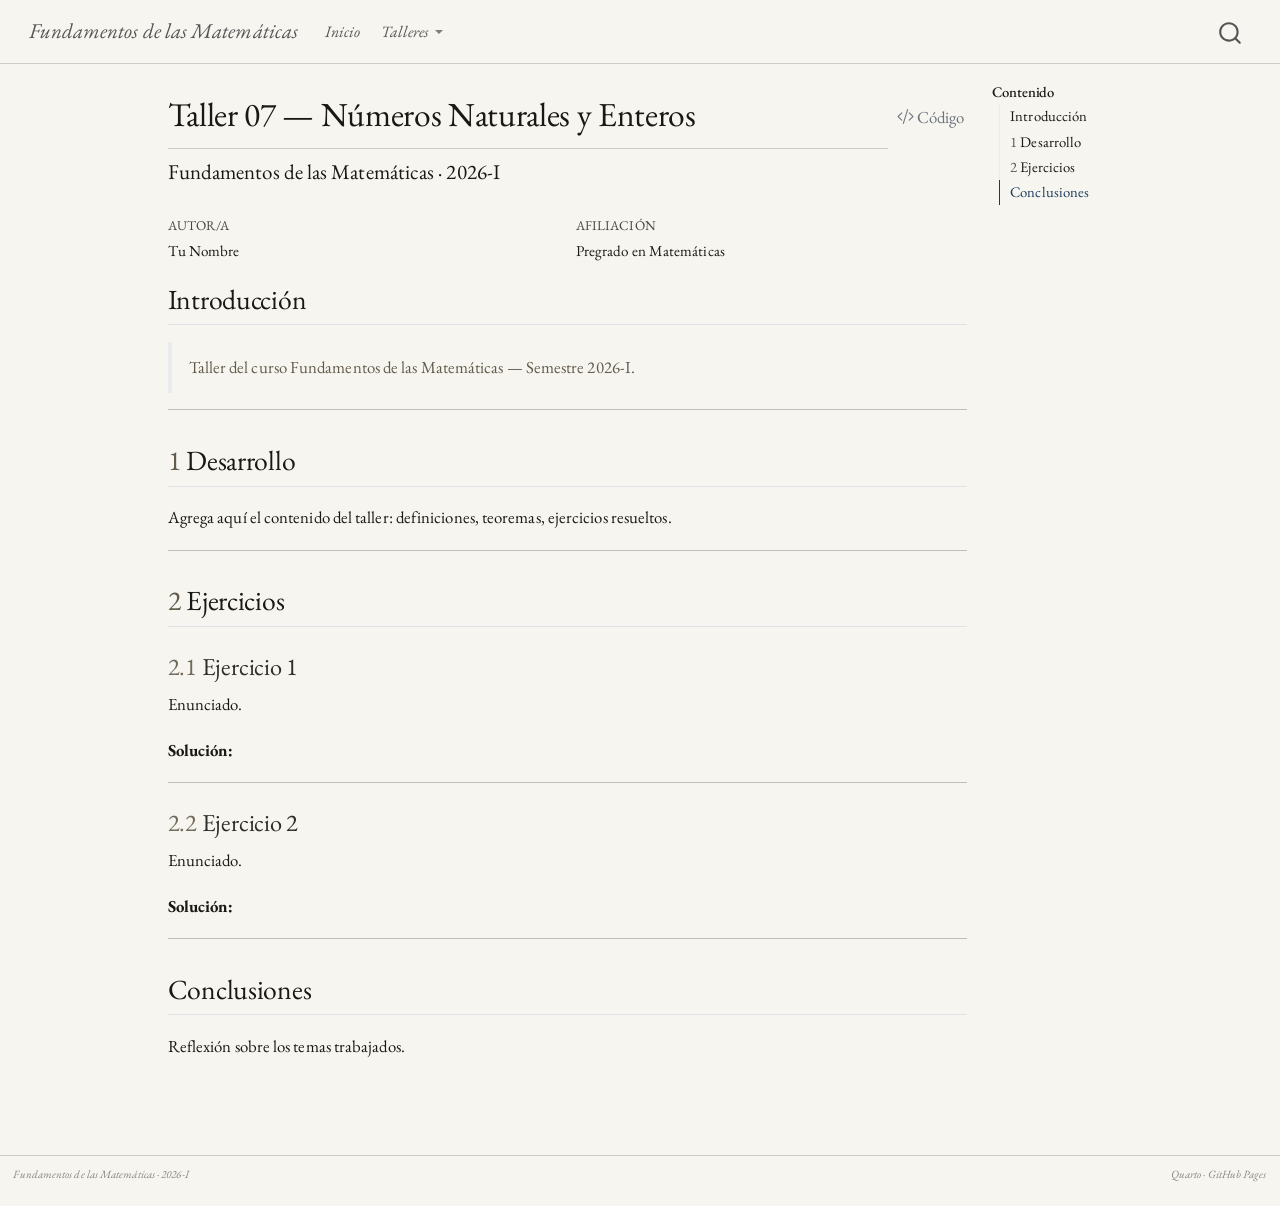
<file: talleres/taller-07.html>
<!DOCTYPE html>
<html xmlns="http://www.w3.org/1999/xhtml" lang="es" xml:lang="es"><head>

<meta charset="utf-8">
<meta name="generator" content="quarto-1.9.38">

<meta name="viewport" content="width=device-width, initial-scale=1.0, user-scalable=yes">

<meta name="author" content="Tu Nombre">

<title>Taller 07 — Números Naturales y Enteros – Fundamentos de las Matemáticas</title>
<style>
/* Default styles provided by pandoc.
** See https://pandoc.org/MANUAL.html#variables-for-html for config info.
*/
code{white-space: pre-wrap;}
span.smallcaps{font-variant: small-caps;}
div.columns{display: flex; gap: min(4vw, 1.5em);}
div.column{flex: auto; overflow-x: auto;}
div.hanging-indent{margin-left: 1.5em; text-indent: -1.5em;}
ul.task-list{list-style: none;}
ul.task-list li input[type="checkbox"] {
  width: 0.8em;
  margin: 0 0.8em 0.2em -1em; /* quarto-specific, see https://github.com/quarto-dev/quarto-cli/issues/4556 */ 
  vertical-align: middle;
}
/* CSS for syntax highlighting */
html { -webkit-text-size-adjust: 100%; }
pre > code.sourceCode { white-space: pre; position: relative; }
pre > code.sourceCode > span { display: inline-block; line-height: 1.25; }
pre > code.sourceCode > span:empty { height: 1.2em; }
.sourceCode { overflow: visible; }
code.sourceCode > span { color: inherit; text-decoration: inherit; }
div.sourceCode { margin: 1em 0; }
pre.sourceCode { margin: 0; }
@media screen {
div.sourceCode { overflow: auto; }
}
@media print {
pre > code.sourceCode { white-space: pre-wrap; }
pre > code.sourceCode > span { text-indent: -5em; padding-left: 5em; }
}
pre.numberSource code
  { counter-reset: source-line 0; }
pre.numberSource code > span
  { position: relative; left: -4em; counter-increment: source-line; }
pre.numberSource code > span > a:first-child::before
  { content: counter(source-line);
    position: relative; left: -1em; text-align: right; vertical-align: baseline;
    border: none; display: inline-block;
    -webkit-touch-callout: none; -webkit-user-select: none;
    -khtml-user-select: none; -moz-user-select: none;
    -ms-user-select: none; user-select: none;
    padding: 0 4px; width: 4em;
  }
pre.numberSource { margin-left: 3em;  padding-left: 4px; }
div.sourceCode
  {   }
@media screen {
pre > code.sourceCode > span > a:first-child::before { text-decoration: underline; }
}
</style>


<script src="../site_libs/quarto-nav/quarto-nav.js"></script>
<script src="../site_libs/quarto-nav/headroom.min.js"></script>
<script src="../site_libs/clipboard/clipboard.min.js"></script>
<script src="../site_libs/quarto-search/autocomplete.umd.js"></script>
<script src="../site_libs/quarto-search/fuse.min.js"></script>
<script src="../site_libs/quarto-search/quarto-search.js"></script>
<meta name="quarto:offset" content="../">
<script src="../site_libs/quarto-html/quarto.js" type="module"></script>
<script src="../site_libs/quarto-html/tabsets/tabsets.js" type="module"></script>
<script src="../site_libs/quarto-html/popper.min.js"></script>
<script src="../site_libs/quarto-html/tippy.umd.min.js"></script>
<script src="../site_libs/quarto-html/anchor.min.js"></script>
<link href="../site_libs/quarto-html/tippy.css" rel="stylesheet">
<link href="../site_libs/quarto-html/quarto-syntax-highlighting-dd446809646b2741713ed6fc760ab3ce.css" rel="stylesheet" id="quarto-text-highlighting-styles">
<script src="../site_libs/bootstrap/bootstrap.min.js"></script>
<link href="../site_libs/bootstrap/bootstrap-icons.css" rel="stylesheet">
<link href="../site_libs/bootstrap/bootstrap-20384d8f7751bb033ef3d5d2bfa4f610.min.css" rel="stylesheet" append-hash="true" id="quarto-bootstrap" data-mode="light">
<script id="quarto-search-options" type="application/json">{
  "location": "navbar",
  "copy-button": false,
  "collapse-after": 3,
  "panel-placement": "end",
  "type": "overlay",
  "limit": 50,
  "keyboard-shortcut": [
    "f",
    "/",
    "s"
  ],
  "show-item-context": false,
  "language": {
    "search-no-results-text": "No se han encontrado resultados",
    "search-matching-documents-text": "documentos encontrados",
    "search-copy-link-title": "Copiar el enlace en la búsqueda",
    "search-hide-matches-text": "Ocultar resultados adicionales",
    "search-more-match-text": "resultado adicional en este documento",
    "search-more-matches-text": "resultados adicionales en este documento",
    "search-clear-button-title": "Borrar",
    "search-text-placeholder": "",
    "search-detached-cancel-button-title": "Cancelar",
    "search-submit-button-title": "Enviar",
    "search-label": "Buscar"
  }
}</script>


</head>

<body class="nav-fixed quarto-light">

<div id="quarto-search-results"></div>
  <header id="quarto-header" class="headroom fixed-top">
    <nav class="navbar navbar-expand-lg " data-bs-theme="dark">
      <div class="navbar-container container-fluid">
      <div class="navbar-brand-container mx-auto">
    <a class="navbar-brand" href="../index.html">
    <span class="navbar-title">Fundamentos de las Matemáticas</span>
    </a>
  </div>
            <div id="quarto-search" class="" title="Buscar"></div>
          <button class="navbar-toggler" type="button" data-bs-toggle="collapse" data-bs-target="#navbarCollapse" aria-controls="navbarCollapse" role="menu" aria-expanded="false" aria-label="Navegación de palanca" onclick="if (window.quartoToggleHeadroom) { window.quartoToggleHeadroom(); }">
  <span class="navbar-toggler-icon"></span>
</button>
          <div class="collapse navbar-collapse" id="navbarCollapse">
            <ul class="navbar-nav navbar-nav-scroll me-auto">
  <li class="nav-item">
    <a class="nav-link" href="../index.html"> 
<span class="menu-text">Inicio</span></a>
  </li>  
  <li class="nav-item dropdown ">
    <a class="nav-link dropdown-toggle" href="#" id="nav-menu-talleres" role="link" data-bs-toggle="dropdown" aria-expanded="false">
 <span class="menu-text">Talleres</span>
    </a>
    <ul class="dropdown-menu" aria-labelledby="nav-menu-talleres">    
        <li>
    <a class="dropdown-item" href="../talleres/taller-01.html">
 <span class="dropdown-text">Taller 01 — Verificación Formal de Algoritmos</span></a>
  </li>  
        <li>
    <a class="dropdown-item" href="../talleres/taller-02.html">
 <span class="dropdown-text">Taller 02 — Tablas de verdad</span></a>
  </li>  
        <li>
    <a class="dropdown-item" href="../talleres/taller-03.html">
 <span class="dropdown-text">Taller 03 — Teoría de conjuntos</span></a>
  </li>  
        <li>
    <a class="dropdown-item" href="../talleres/taller-04.html">
 <span class="dropdown-text">Taller 04 — Relaciones</span></a>
  </li>  
        <li>
    <a class="dropdown-item" href="../talleres/taller-05.html">
 <span class="dropdown-text">Taller 05 — Funciones</span></a>
  </li>  
        <li>
    <a class="dropdown-item" href="../talleres/taller-06.html">
 <span class="dropdown-text">Taller 06 — Inducción matemática</span></a>
  </li>  
        <li>
    <a class="dropdown-item" href="../talleres/taller-07.html">
 <span class="dropdown-text">Taller 07 — Números naturales</span></a>
  </li>  
        <li>
    <a class="dropdown-item" href="../talleres/taller-08.html">
 <span class="dropdown-text">Taller 08 — Análisis real</span></a>
  </li>  
    </ul>
  </li>
</ul>
          </div> <!-- /navcollapse -->
            <div class="quarto-navbar-tools">
</div>
      </div> <!-- /container-fluid -->
    </nav>
</header>
<!-- content -->
<div id="quarto-content" class="quarto-container page-columns page-rows-contents page-layout-article page-navbar">
<!-- sidebar -->
<!-- margin-sidebar -->
    <div id="quarto-margin-sidebar" class="sidebar margin-sidebar">
        <nav id="TOC" role="doc-toc" class="toc-active">
    <h2 id="toc-title">Contenido</h2>
   
  <ul>
  <li><a href="#introducción" id="toc-introducción" class="nav-link active" data-scroll-target="#introducción">Introducción</a></li>
  <li><a href="#desarrollo" id="toc-desarrollo" class="nav-link" data-scroll-target="#desarrollo"><span class="header-section-number">1</span> Desarrollo</a></li>
  <li><a href="#ejercicios" id="toc-ejercicios" class="nav-link" data-scroll-target="#ejercicios"><span class="header-section-number">2</span> Ejercicios</a>
  <ul class="collapse">
  <li><a href="#ejercicio-1" id="toc-ejercicio-1" class="nav-link" data-scroll-target="#ejercicio-1"><span class="header-section-number">2.1</span> Ejercicio 1</a></li>
  <li><a href="#ejercicio-2" id="toc-ejercicio-2" class="nav-link" data-scroll-target="#ejercicio-2"><span class="header-section-number">2.2</span> Ejercicio 2</a></li>
  </ul></li>
  <li><a href="#conclusiones" id="toc-conclusiones" class="nav-link" data-scroll-target="#conclusiones">Conclusiones</a></li>
  </ul>
</nav>
    </div>
<!-- main -->
<main class="content" id="quarto-document-content">

<header id="title-block-header" class="quarto-title-block default">
<div class="quarto-title">
<div class="quarto-title-block"><div><h1 class="title">Taller 07 — Números Naturales y Enteros</h1><button type="button" class="btn code-tools-button" id="quarto-code-tools-source"><i class="bi"></i> Código</button></div></div>
<p class="subtitle lead">Fundamentos de las Matemáticas · 2026-I</p>
</div>


<div class="quarto-title-meta-author">
  <div class="quarto-title-meta-heading">Autor/a</div>
  <div class="quarto-title-meta-heading">Afiliación</div>
  
    <div class="quarto-title-meta-contents">
    <p class="author">Tu Nombre </p>
  </div>
  <div class="quarto-title-meta-contents">
        <p class="affiliation">
            Pregrado en Matemáticas
          </p>
      </div>
  </div>

<div class="quarto-title-meta">

      
  
    
  </div>
  


</header>


<section id="introducción" class="level2 unnumbered">
<h2 class="unnumbered anchored" data-anchor-id="introducción">Introducción</h2>
<blockquote class="blockquote">
<p>Taller del curso Fundamentos de las Matemáticas — Semestre 2026-I.</p>
</blockquote>
<hr>
</section>
<section id="desarrollo" class="level2" data-number="1">
<h2 data-number="1" class="anchored" data-anchor-id="desarrollo"><span class="header-section-number">1</span> Desarrollo</h2>
<p>Agrega aquí el contenido del taller: definiciones, teoremas, ejercicios resueltos.</p>
<hr>
</section>
<section id="ejercicios" class="level2" data-number="2">
<h2 data-number="2" class="anchored" data-anchor-id="ejercicios"><span class="header-section-number">2</span> Ejercicios</h2>
<section id="ejercicio-1" class="level3" data-number="2.1">
<h3 data-number="2.1" class="anchored" data-anchor-id="ejercicio-1"><span class="header-section-number">2.1</span> Ejercicio 1</h3>
<p>Enunciado.</p>
<p><strong>Solución:</strong></p>
<hr>
</section>
<section id="ejercicio-2" class="level3" data-number="2.2">
<h3 data-number="2.2" class="anchored" data-anchor-id="ejercicio-2"><span class="header-section-number">2.2</span> Ejercicio 2</h3>
<p>Enunciado.</p>
<p><strong>Solución:</strong></p>
<hr>
</section>
</section>
<section id="conclusiones" class="level2 unnumbered">
<h2 class="unnumbered anchored" data-anchor-id="conclusiones">Conclusiones</h2>
<p>Reflexión sobre los temas trabajados.</p>


<!-- -->

</section>

</main> <!-- /main -->
<script id="quarto-html-after-body" type="application/javascript">
  window.document.addEventListener("DOMContentLoaded", function (event) {
    const icon = "";
    const anchorJS = new window.AnchorJS();
    anchorJS.options = {
      placement: 'right',
      icon: icon
    };
    anchorJS.add('.anchored');
    const isCodeAnnotation = (el) => {
      for (const clz of el.classList) {
        if (clz.startsWith('code-annotation-')) {                     
          return true;
        }
      }
      return false;
    }
    const onCopySuccess = function(e) {
      // button target
      const button = e.trigger;
      // don't keep focus
      button.blur();
      // flash "checked"
      button.classList.add('code-copy-button-checked');
      var currentTitle = button.getAttribute("title");
      button.setAttribute("title", "Copiado");
      let tooltip;
      if (window.bootstrap) {
        button.setAttribute("data-bs-toggle", "tooltip");
        button.setAttribute("data-bs-placement", "left");
        button.setAttribute("data-bs-title", "Copiado");
        tooltip = new bootstrap.Tooltip(button, 
          { trigger: "manual", 
            customClass: "code-copy-button-tooltip",
            offset: [0, -8]});
        tooltip.show();    
      }
      setTimeout(function() {
        if (tooltip) {
          tooltip.hide();
          button.removeAttribute("data-bs-title");
          button.removeAttribute("data-bs-toggle");
          button.removeAttribute("data-bs-placement");
        }
        button.setAttribute("title", currentTitle);
        button.classList.remove('code-copy-button-checked');
      }, 1000);
      // clear code selection
      e.clearSelection();
    }
    const getTextToCopy = function(trigger) {
      const outerScaffold = trigger.parentElement.cloneNode(true);
      const codeEl = outerScaffold.querySelector('code');
      for (const childEl of codeEl.children) {
        if (isCodeAnnotation(childEl)) {
          childEl.remove();
        }
      }
      return codeEl.innerText;
    }
    const clipboard = new window.ClipboardJS('.code-copy-button:not([data-in-quarto-modal])', {
      text: getTextToCopy
    });
    clipboard.on('success', onCopySuccess);
    if (window.document.getElementById('quarto-embedded-source-code-modal')) {
      const clipboardModal = new window.ClipboardJS('.code-copy-button[data-in-quarto-modal]', {
        text: getTextToCopy,
        container: window.document.getElementById('quarto-embedded-source-code-modal')
      });
      clipboardModal.on('success', onCopySuccess);
    }
    const viewSource = window.document.getElementById('quarto-view-source') ||
                       window.document.getElementById('quarto-code-tools-source');
    if (viewSource) {
      const sourceUrl = viewSource.getAttribute("data-quarto-source-url");
      viewSource.addEventListener("click", function(e) {
        if (sourceUrl) {
          // rstudio viewer pane
          if (/\bcapabilities=\b/.test(window.location)) {
            window.open(sourceUrl);
          } else {
            window.location.href = sourceUrl;
          }
        } else {
          const modal = new bootstrap.Modal(document.getElementById('quarto-embedded-source-code-modal'));
          modal.show();
        }
        return false;
      });
    }
    function toggleCodeHandler(show) {
      return function(e) {
        const detailsSrc = window.document.querySelectorAll(".cell > details > .sourceCode");
        for (let i=0; i<detailsSrc.length; i++) {
          const details = detailsSrc[i].parentElement;
          if (show) {
            details.open = true;
          } else {
            details.removeAttribute("open");
          }
        }
        const cellCodeDivs = window.document.querySelectorAll(".cell > .sourceCode");
        const fromCls = show ? "hidden" : "unhidden";
        const toCls = show ? "unhidden" : "hidden";
        for (let i=0; i<cellCodeDivs.length; i++) {
          const codeDiv = cellCodeDivs[i];
          if (codeDiv.classList.contains(fromCls)) {
            codeDiv.classList.remove(fromCls);
            codeDiv.classList.add(toCls);
          } 
        }
        return false;
      }
    }
    const hideAllCode = window.document.getElementById("quarto-hide-all-code");
    if (hideAllCode) {
      hideAllCode.addEventListener("click", toggleCodeHandler(false));
    }
    const showAllCode = window.document.getElementById("quarto-show-all-code");
    if (showAllCode) {
      showAllCode.addEventListener("click", toggleCodeHandler(true));
    }
      var localhostRegex = new RegExp(/^(?:http|https):\/\/localhost\:?[0-9]*\//);
      var mailtoRegex = new RegExp(/^mailto:/);
        var filterRegex = new RegExp("https:\/\/luismarcarrillo\.github\.io\/fundamentos-matematicas");
      var isInternal = (href) => {
          return filterRegex.test(href) || localhostRegex.test(href) || mailtoRegex.test(href);
      }
      // Inspect non-navigation links and adorn them if external
     var links = window.document.querySelectorAll('a[href]:not(.nav-link):not(.navbar-brand):not(.toc-action):not(.sidebar-link):not(.sidebar-item-toggle):not(.pagination-link):not(.no-external):not([aria-hidden]):not(.dropdown-item):not(.quarto-navigation-tool):not(.about-link)');
      for (var i=0; i<links.length; i++) {
        const link = links[i];
        if (!isInternal(link.href)) {
          // undo the damage that might have been done by quarto-nav.js in the case of
          // links that we want to consider external
          if (link.dataset.originalHref !== undefined) {
            link.href = link.dataset.originalHref;
          }
        }
      }
    function tippyHover(el, contentFn, onTriggerFn, onUntriggerFn) {
      const config = {
        allowHTML: true,
        maxWidth: 500,
        delay: 100,
        arrow: false,
        appendTo: function(el) {
            return el.parentElement;
        },
        interactive: true,
        interactiveBorder: 10,
        theme: 'quarto',
        placement: 'bottom-start',
      };
      if (contentFn) {
        config.content = contentFn;
      }
      if (onTriggerFn) {
        config.onTrigger = onTriggerFn;
      }
      if (onUntriggerFn) {
        config.onUntrigger = onUntriggerFn;
      }
      window.tippy(el, config); 
    }
    const noterefs = window.document.querySelectorAll('a[role="doc-noteref"]');
    for (var i=0; i<noterefs.length; i++) {
      const ref = noterefs[i];
      tippyHover(ref, function() {
        // use id or data attribute instead here
        let href = ref.getAttribute('data-footnote-href') || ref.getAttribute('href');
        try { href = new URL(href).hash; } catch {}
        const id = href.replace(/^#\/?/, "");
        const note = window.document.getElementById(id);
        if (note) {
          return note.innerHTML;
        } else {
          return "";
        }
      });
    }
    const xrefs = window.document.querySelectorAll('a.quarto-xref');
    const processXRef = (id, note) => {
      // Strip column container classes
      const stripColumnClz = (el) => {
        el.classList.remove("page-full", "page-columns");
        if (el.children) {
          for (const child of el.children) {
            stripColumnClz(child);
          }
        }
      }
      stripColumnClz(note)
      if (id === null || id.startsWith('sec-')) {
        // Special case sections, only their first couple elements
        const container = document.createElement("div");
        if (note.children && note.children.length > 2) {
          container.appendChild(note.children[0].cloneNode(true));
          for (let i = 1; i < note.children.length; i++) {
            const child = note.children[i];
            if (child.tagName === "P" && child.innerText === "") {
              continue;
            } else {
              container.appendChild(child.cloneNode(true));
              break;
            }
          }
          if (window.Quarto?.typesetMath) {
            window.Quarto.typesetMath(container);
          }
          return container.innerHTML
        } else {
          if (window.Quarto?.typesetMath) {
            window.Quarto.typesetMath(note);
          }
          return note.innerHTML;
        }
      } else {
        // Remove any anchor links if they are present
        const anchorLink = note.querySelector('a.anchorjs-link');
        if (anchorLink) {
          anchorLink.remove();
        }
        if (window.Quarto?.typesetMath) {
          window.Quarto.typesetMath(note);
        }
        if (note.classList.contains("callout")) {
          return note.outerHTML;
        } else {
          return note.innerHTML;
        }
      }
    }
    for (var i=0; i<xrefs.length; i++) {
      const xref = xrefs[i];
      tippyHover(xref, undefined, function(instance) {
        instance.disable();
        let url = xref.getAttribute('href');
        let hash = undefined; 
        if (url.startsWith('#')) {
          hash = url;
        } else {
          try { hash = new URL(url).hash; } catch {}
        }
        if (hash) {
          const id = hash.replace(/^#\/?/, "");
          const note = window.document.getElementById(id);
          if (note !== null) {
            try {
              const html = processXRef(id, note.cloneNode(true));
              instance.setContent(html);
            } finally {
              instance.enable();
              instance.show();
            }
          } else {
            // See if we can fetch this
            fetch(url.split('#')[0])
            .then(res => res.text())
            .then(html => {
              const parser = new DOMParser();
              const htmlDoc = parser.parseFromString(html, "text/html");
              const note = htmlDoc.getElementById(id);
              if (note !== null) {
                const html = processXRef(id, note);
                instance.setContent(html);
              } 
            }).finally(() => {
              instance.enable();
              instance.show();
            });
          }
        } else {
          // See if we can fetch a full url (with no hash to target)
          // This is a special case and we should probably do some content thinning / targeting
          fetch(url)
          .then(res => res.text())
          .then(html => {
            const parser = new DOMParser();
            const htmlDoc = parser.parseFromString(html, "text/html");
            const note = htmlDoc.querySelector('main.content');
            if (note !== null) {
              // This should only happen for chapter cross references
              // (since there is no id in the URL)
              // remove the first header
              if (note.children.length > 0 && note.children[0].tagName === "HEADER") {
                note.children[0].remove();
              }
              const html = processXRef(null, note);
              instance.setContent(html);
            } 
          }).finally(() => {
            instance.enable();
            instance.show();
          });
        }
      }, function(instance) {
      });
    }
        let selectedAnnoteEl;
        const selectorForAnnotation = ( cell, annotation) => {
          let cellAttr = 'data-code-cell="' + cell + '"';
          let lineAttr = 'data-code-annotation="' +  annotation + '"';
          const selector = 'span[' + cellAttr + '][' + lineAttr + ']';
          return selector;
        }
        const selectCodeLines = (annoteEl) => {
          const doc = window.document;
          const targetCell = annoteEl.getAttribute("data-target-cell");
          const targetAnnotation = annoteEl.getAttribute("data-target-annotation");
          const annoteSpan = window.document.querySelector(selectorForAnnotation(targetCell, targetAnnotation));
          const lines = annoteSpan.getAttribute("data-code-lines").split(",");
          const lineIds = lines.map((line) => {
            return targetCell + "-" + line;
          })
          let top = null;
          let height = null;
          let parent = null;
          if (lineIds.length > 0) {
              //compute the position of the single el (top and bottom and make a div)
              const el = window.document.getElementById(lineIds[0]);
              top = el.offsetTop;
              height = el.offsetHeight;
              parent = el.parentElement.parentElement;
            if (lineIds.length > 1) {
              const lastEl = window.document.getElementById(lineIds[lineIds.length - 1]);
              const bottom = lastEl.offsetTop + lastEl.offsetHeight;
              height = bottom - top;
            }
            if (top !== null && height !== null && parent !== null) {
              // cook up a div (if necessary) and position it 
              let div = window.document.getElementById("code-annotation-line-highlight");
              if (div === null) {
                div = window.document.createElement("div");
                div.setAttribute("id", "code-annotation-line-highlight");
                div.style.position = 'absolute';
                parent.appendChild(div);
              }
              div.style.top = top - 2 + "px";
              div.style.height = height + 4 + "px";
              div.style.left = 0;
              let gutterDiv = window.document.getElementById("code-annotation-line-highlight-gutter");
              if (gutterDiv === null) {
                gutterDiv = window.document.createElement("div");
                gutterDiv.setAttribute("id", "code-annotation-line-highlight-gutter");
                gutterDiv.style.position = 'absolute';
                const codeCell = window.document.getElementById(targetCell);
                const gutter = codeCell.querySelector('.code-annotation-gutter');
                gutter.appendChild(gutterDiv);
              }
              gutterDiv.style.top = top - 2 + "px";
              gutterDiv.style.height = height + 4 + "px";
            }
            selectedAnnoteEl = annoteEl;
          }
        };
        const unselectCodeLines = () => {
          const elementsIds = ["code-annotation-line-highlight", "code-annotation-line-highlight-gutter"];
          elementsIds.forEach((elId) => {
            const div = window.document.getElementById(elId);
            if (div) {
              div.remove();
            }
          });
          selectedAnnoteEl = undefined;
        };
          // Handle positioning of the toggle
      window.addEventListener(
        "resize",
        throttle(() => {
          elRect = undefined;
          if (selectedAnnoteEl) {
            selectCodeLines(selectedAnnoteEl);
          }
        }, 10)
      );
      function throttle(fn, ms) {
      let throttle = false;
      let timer;
        return (...args) => {
          if(!throttle) { // first call gets through
              fn.apply(this, args);
              throttle = true;
          } else { // all the others get throttled
              if(timer) clearTimeout(timer); // cancel #2
              timer = setTimeout(() => {
                fn.apply(this, args);
                timer = throttle = false;
              }, ms);
          }
        };
      }
        // Attach click handler to the DT
        const annoteDls = window.document.querySelectorAll('dt[data-target-cell]');
        for (const annoteDlNode of annoteDls) {
          annoteDlNode.addEventListener('click', (event) => {
            const clickedEl = event.target;
            if (clickedEl !== selectedAnnoteEl) {
              unselectCodeLines();
              const activeEl = window.document.querySelector('dt[data-target-cell].code-annotation-active');
              if (activeEl) {
                activeEl.classList.remove('code-annotation-active');
              }
              selectCodeLines(clickedEl);
              clickedEl.classList.add('code-annotation-active');
            } else {
              // Unselect the line
              unselectCodeLines();
              clickedEl.classList.remove('code-annotation-active');
            }
          });
        }
    const findCites = (el) => {
      const parentEl = el.parentElement;
      if (parentEl) {
        const cites = parentEl.dataset.cites;
        if (cites) {
          return {
            el,
            cites: cites.split(' ')
          };
        } else {
          return findCites(el.parentElement)
        }
      } else {
        return undefined;
      }
    };
    var bibliorefs = window.document.querySelectorAll('a[role="doc-biblioref"]');
    for (var i=0; i<bibliorefs.length; i++) {
      const ref = bibliorefs[i];
      const citeInfo = findCites(ref);
      if (citeInfo) {
        tippyHover(citeInfo.el, function() {
          var popup = window.document.createElement('div');
          citeInfo.cites.forEach(function(cite) {
            var citeDiv = window.document.createElement('div');
            citeDiv.classList.add('hanging-indent');
            citeDiv.classList.add('csl-entry');
            var biblioDiv = window.document.getElementById('ref-' + cite);
            if (biblioDiv) {
              citeDiv.innerHTML = biblioDiv.innerHTML;
            }
            popup.appendChild(citeDiv);
          });
          return popup.innerHTML;
        });
      }
    }
  });
  </script><div class="modal fade" id="quarto-embedded-source-code-modal" tabindex="-1" aria-labelledby="quarto-embedded-source-code-modal-label" aria-hidden="true"><div class="modal-dialog modal-dialog-scrollable"><div class="modal-content"><div class="modal-header"><h5 class="modal-title" id="quarto-embedded-source-code-modal-label">Ejecutar el código</h5><button class="btn-close" data-bs-dismiss="modal"></button></div><div class="modal-body"><div class="">
<div class="code-copy-outer-scaffold"><div class="sourceCode" id="cb1" data-shortcodes="false"><pre class="sourceCode markdown code-with-copy"><code class="sourceCode markdown"><span id="cb1-1"><a href="#cb1-1" aria-hidden="true" tabindex="-1"></a><span class="co">---</span></span>
<span id="cb1-2"><a href="#cb1-2" aria-hidden="true" tabindex="-1"></a><span class="an">title:</span><span class="co"> "Taller 07 — Números Naturales y Enteros"</span></span>
<span id="cb1-3"><a href="#cb1-3" aria-hidden="true" tabindex="-1"></a><span class="an">subtitle:</span><span class="co"> "Fundamentos de las Matemáticas · 2026-I"</span></span>
<span id="cb1-4"><a href="#cb1-4" aria-hidden="true" tabindex="-1"></a><span class="an">author:</span></span>
<span id="cb1-5"><a href="#cb1-5" aria-hidden="true" tabindex="-1"></a><span class="co">  - name: "Tu Nombre"</span></span>
<span id="cb1-6"><a href="#cb1-6" aria-hidden="true" tabindex="-1"></a><span class="co">    affiliation: "Pregrado en Matemáticas"</span></span>
<span id="cb1-7"><a href="#cb1-7" aria-hidden="true" tabindex="-1"></a><span class="an">date:</span><span class="co"> ""</span></span>
<span id="cb1-8"><a href="#cb1-8" aria-hidden="true" tabindex="-1"></a><span class="an">lang:</span><span class="co"> es</span></span>
<span id="cb1-9"><a href="#cb1-9" aria-hidden="true" tabindex="-1"></a><span class="an">format:</span></span>
<span id="cb1-10"><a href="#cb1-10" aria-hidden="true" tabindex="-1"></a><span class="co">  html:</span></span>
<span id="cb1-11"><a href="#cb1-11" aria-hidden="true" tabindex="-1"></a><span class="co">    toc: true</span></span>
<span id="cb1-12"><a href="#cb1-12" aria-hidden="true" tabindex="-1"></a><span class="co">    toc-title: "Contenido"</span></span>
<span id="cb1-13"><a href="#cb1-13" aria-hidden="true" tabindex="-1"></a><span class="co">    number-sections: true</span></span>
<span id="cb1-14"><a href="#cb1-14" aria-hidden="true" tabindex="-1"></a><span class="co">    code-fold: true</span></span>
<span id="cb1-15"><a href="#cb1-15" aria-hidden="true" tabindex="-1"></a><span class="co">    code-tools: true</span></span>
<span id="cb1-16"><a href="#cb1-16" aria-hidden="true" tabindex="-1"></a><span class="co">---</span></span>
<span id="cb1-17"><a href="#cb1-17" aria-hidden="true" tabindex="-1"></a></span>
<span id="cb1-18"><a href="#cb1-18" aria-hidden="true" tabindex="-1"></a><span class="fu">## Introducción {.unnumbered}</span></span>
<span id="cb1-19"><a href="#cb1-19" aria-hidden="true" tabindex="-1"></a></span>
<span id="cb1-20"><a href="#cb1-20" aria-hidden="true" tabindex="-1"></a><span class="at">&gt; Taller del curso Fundamentos de las Matemáticas — Semestre 2026-I.</span></span>
<span id="cb1-21"><a href="#cb1-21" aria-hidden="true" tabindex="-1"></a></span>
<span id="cb1-22"><a href="#cb1-22" aria-hidden="true" tabindex="-1"></a>---</span>
<span id="cb1-23"><a href="#cb1-23" aria-hidden="true" tabindex="-1"></a></span>
<span id="cb1-24"><a href="#cb1-24" aria-hidden="true" tabindex="-1"></a><span class="fu">## Desarrollo</span></span>
<span id="cb1-25"><a href="#cb1-25" aria-hidden="true" tabindex="-1"></a></span>
<span id="cb1-26"><a href="#cb1-26" aria-hidden="true" tabindex="-1"></a>Agrega aquí el contenido del taller: definiciones, teoremas, ejercicios resueltos.</span>
<span id="cb1-27"><a href="#cb1-27" aria-hidden="true" tabindex="-1"></a></span>
<span id="cb1-28"><a href="#cb1-28" aria-hidden="true" tabindex="-1"></a>---</span>
<span id="cb1-29"><a href="#cb1-29" aria-hidden="true" tabindex="-1"></a></span>
<span id="cb1-30"><a href="#cb1-30" aria-hidden="true" tabindex="-1"></a><span class="fu">## Ejercicios</span></span>
<span id="cb1-31"><a href="#cb1-31" aria-hidden="true" tabindex="-1"></a></span>
<span id="cb1-32"><a href="#cb1-32" aria-hidden="true" tabindex="-1"></a><span class="fu">### Ejercicio 1</span></span>
<span id="cb1-33"><a href="#cb1-33" aria-hidden="true" tabindex="-1"></a></span>
<span id="cb1-34"><a href="#cb1-34" aria-hidden="true" tabindex="-1"></a>Enunciado.</span>
<span id="cb1-35"><a href="#cb1-35" aria-hidden="true" tabindex="-1"></a></span>
<span id="cb1-36"><a href="#cb1-36" aria-hidden="true" tabindex="-1"></a>**Solución:**</span>
<span id="cb1-37"><a href="#cb1-37" aria-hidden="true" tabindex="-1"></a></span>
<span id="cb1-38"><a href="#cb1-38" aria-hidden="true" tabindex="-1"></a>---</span>
<span id="cb1-39"><a href="#cb1-39" aria-hidden="true" tabindex="-1"></a></span>
<span id="cb1-40"><a href="#cb1-40" aria-hidden="true" tabindex="-1"></a><span class="fu">### Ejercicio 2</span></span>
<span id="cb1-41"><a href="#cb1-41" aria-hidden="true" tabindex="-1"></a></span>
<span id="cb1-42"><a href="#cb1-42" aria-hidden="true" tabindex="-1"></a>Enunciado.</span>
<span id="cb1-43"><a href="#cb1-43" aria-hidden="true" tabindex="-1"></a></span>
<span id="cb1-44"><a href="#cb1-44" aria-hidden="true" tabindex="-1"></a>**Solución:**</span>
<span id="cb1-45"><a href="#cb1-45" aria-hidden="true" tabindex="-1"></a></span>
<span id="cb1-46"><a href="#cb1-46" aria-hidden="true" tabindex="-1"></a>---</span>
<span id="cb1-47"><a href="#cb1-47" aria-hidden="true" tabindex="-1"></a></span>
<span id="cb1-48"><a href="#cb1-48" aria-hidden="true" tabindex="-1"></a><span class="fu">## Conclusiones {.unnumbered}</span></span>
<span id="cb1-49"><a href="#cb1-49" aria-hidden="true" tabindex="-1"></a></span>
<span id="cb1-50"><a href="#cb1-50" aria-hidden="true" tabindex="-1"></a>Reflexión sobre los temas trabajados.</span></code></pre></div><button title="Copiar al portapapeles" class="code-copy-button" data-in-quarto-modal=""><i class="bi"></i></button></div>
</div></div></div></div></div>
</div> <!-- /content -->
<footer class="footer">
  <div class="nav-footer">
    <div class="nav-footer-left">
<p>Fundamentos de las Matemáticas · 2026-I</p>
</div>   
    <div class="nav-footer-center">
      &nbsp;
    </div>
    <div class="nav-footer-right">
<p>Quarto · GitHub Pages</p>
</div>
  </div>
</footer>




</body></html>
</file>
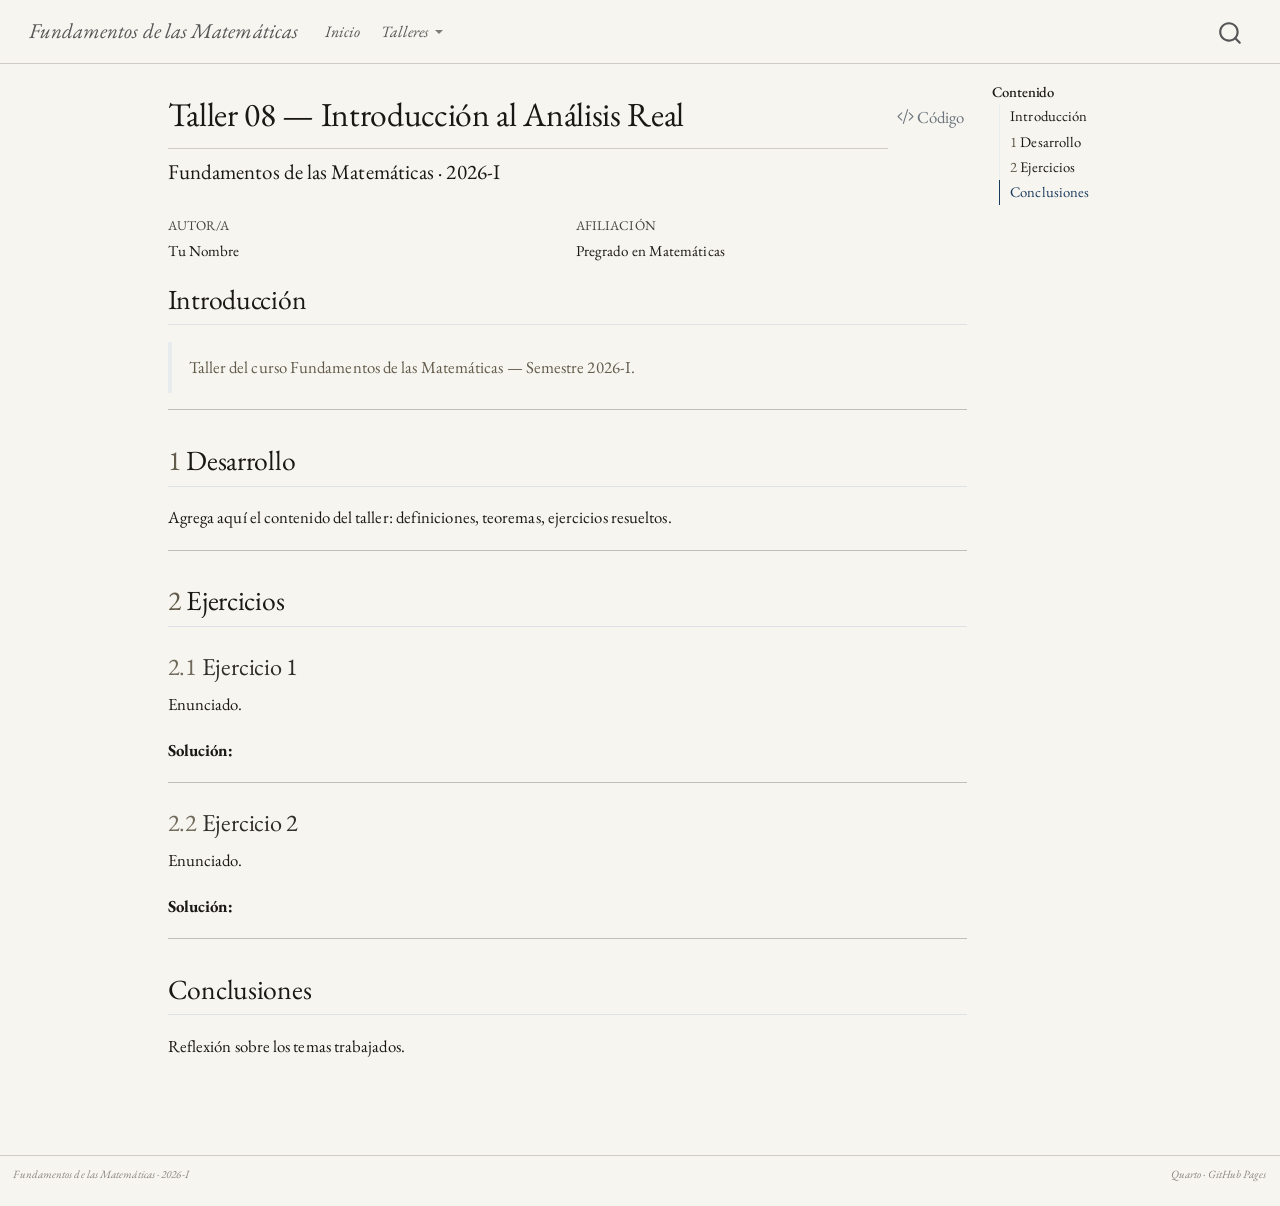
<file: talleres/taller-08.html>
<!DOCTYPE html>
<html xmlns="http://www.w3.org/1999/xhtml" lang="es" xml:lang="es"><head>

<meta charset="utf-8">
<meta name="generator" content="quarto-1.9.38">

<meta name="viewport" content="width=device-width, initial-scale=1.0, user-scalable=yes">

<meta name="author" content="Tu Nombre">

<title>Taller 08 — Introducción al Análisis Real – Fundamentos de las Matemáticas</title>
<style>
/* Default styles provided by pandoc.
** See https://pandoc.org/MANUAL.html#variables-for-html for config info.
*/
code{white-space: pre-wrap;}
span.smallcaps{font-variant: small-caps;}
div.columns{display: flex; gap: min(4vw, 1.5em);}
div.column{flex: auto; overflow-x: auto;}
div.hanging-indent{margin-left: 1.5em; text-indent: -1.5em;}
ul.task-list{list-style: none;}
ul.task-list li input[type="checkbox"] {
  width: 0.8em;
  margin: 0 0.8em 0.2em -1em; /* quarto-specific, see https://github.com/quarto-dev/quarto-cli/issues/4556 */ 
  vertical-align: middle;
}
/* CSS for syntax highlighting */
html { -webkit-text-size-adjust: 100%; }
pre > code.sourceCode { white-space: pre; position: relative; }
pre > code.sourceCode > span { display: inline-block; line-height: 1.25; }
pre > code.sourceCode > span:empty { height: 1.2em; }
.sourceCode { overflow: visible; }
code.sourceCode > span { color: inherit; text-decoration: inherit; }
div.sourceCode { margin: 1em 0; }
pre.sourceCode { margin: 0; }
@media screen {
div.sourceCode { overflow: auto; }
}
@media print {
pre > code.sourceCode { white-space: pre-wrap; }
pre > code.sourceCode > span { text-indent: -5em; padding-left: 5em; }
}
pre.numberSource code
  { counter-reset: source-line 0; }
pre.numberSource code > span
  { position: relative; left: -4em; counter-increment: source-line; }
pre.numberSource code > span > a:first-child::before
  { content: counter(source-line);
    position: relative; left: -1em; text-align: right; vertical-align: baseline;
    border: none; display: inline-block;
    -webkit-touch-callout: none; -webkit-user-select: none;
    -khtml-user-select: none; -moz-user-select: none;
    -ms-user-select: none; user-select: none;
    padding: 0 4px; width: 4em;
  }
pre.numberSource { margin-left: 3em;  padding-left: 4px; }
div.sourceCode
  {   }
@media screen {
pre > code.sourceCode > span > a:first-child::before { text-decoration: underline; }
}
</style>


<script src="../site_libs/quarto-nav/quarto-nav.js"></script>
<script src="../site_libs/quarto-nav/headroom.min.js"></script>
<script src="../site_libs/clipboard/clipboard.min.js"></script>
<script src="../site_libs/quarto-search/autocomplete.umd.js"></script>
<script src="../site_libs/quarto-search/fuse.min.js"></script>
<script src="../site_libs/quarto-search/quarto-search.js"></script>
<meta name="quarto:offset" content="../">
<script src="../site_libs/quarto-html/quarto.js" type="module"></script>
<script src="../site_libs/quarto-html/tabsets/tabsets.js" type="module"></script>
<script src="../site_libs/quarto-html/popper.min.js"></script>
<script src="../site_libs/quarto-html/tippy.umd.min.js"></script>
<script src="../site_libs/quarto-html/anchor.min.js"></script>
<link href="../site_libs/quarto-html/tippy.css" rel="stylesheet">
<link href="../site_libs/quarto-html/quarto-syntax-highlighting-dd446809646b2741713ed6fc760ab3ce.css" rel="stylesheet" id="quarto-text-highlighting-styles">
<script src="../site_libs/bootstrap/bootstrap.min.js"></script>
<link href="../site_libs/bootstrap/bootstrap-icons.css" rel="stylesheet">
<link href="../site_libs/bootstrap/bootstrap-20384d8f7751bb033ef3d5d2bfa4f610.min.css" rel="stylesheet" append-hash="true" id="quarto-bootstrap" data-mode="light">
<script id="quarto-search-options" type="application/json">{
  "location": "navbar",
  "copy-button": false,
  "collapse-after": 3,
  "panel-placement": "end",
  "type": "overlay",
  "limit": 50,
  "keyboard-shortcut": [
    "f",
    "/",
    "s"
  ],
  "show-item-context": false,
  "language": {
    "search-no-results-text": "No se han encontrado resultados",
    "search-matching-documents-text": "documentos encontrados",
    "search-copy-link-title": "Copiar el enlace en la búsqueda",
    "search-hide-matches-text": "Ocultar resultados adicionales",
    "search-more-match-text": "resultado adicional en este documento",
    "search-more-matches-text": "resultados adicionales en este documento",
    "search-clear-button-title": "Borrar",
    "search-text-placeholder": "",
    "search-detached-cancel-button-title": "Cancelar",
    "search-submit-button-title": "Enviar",
    "search-label": "Buscar"
  }
}</script>


</head>

<body class="nav-fixed quarto-light">

<div id="quarto-search-results"></div>
  <header id="quarto-header" class="headroom fixed-top">
    <nav class="navbar navbar-expand-lg " data-bs-theme="dark">
      <div class="navbar-container container-fluid">
      <div class="navbar-brand-container mx-auto">
    <a class="navbar-brand" href="../index.html">
    <span class="navbar-title">Fundamentos de las Matemáticas</span>
    </a>
  </div>
            <div id="quarto-search" class="" title="Buscar"></div>
          <button class="navbar-toggler" type="button" data-bs-toggle="collapse" data-bs-target="#navbarCollapse" aria-controls="navbarCollapse" role="menu" aria-expanded="false" aria-label="Navegación de palanca" onclick="if (window.quartoToggleHeadroom) { window.quartoToggleHeadroom(); }">
  <span class="navbar-toggler-icon"></span>
</button>
          <div class="collapse navbar-collapse" id="navbarCollapse">
            <ul class="navbar-nav navbar-nav-scroll me-auto">
  <li class="nav-item">
    <a class="nav-link" href="../index.html"> 
<span class="menu-text">Inicio</span></a>
  </li>  
  <li class="nav-item dropdown ">
    <a class="nav-link dropdown-toggle" href="#" id="nav-menu-talleres" role="link" data-bs-toggle="dropdown" aria-expanded="false">
 <span class="menu-text">Talleres</span>
    </a>
    <ul class="dropdown-menu" aria-labelledby="nav-menu-talleres">    
        <li>
    <a class="dropdown-item" href="../talleres/taller-01.html">
 <span class="dropdown-text">Taller 01 — Verificación Formal de Algoritmos</span></a>
  </li>  
        <li>
    <a class="dropdown-item" href="../talleres/taller-02.html">
 <span class="dropdown-text">Taller 02 — Tablas de verdad</span></a>
  </li>  
        <li>
    <a class="dropdown-item" href="../talleres/taller-03.html">
 <span class="dropdown-text">Taller 03 — Teoría de conjuntos</span></a>
  </li>  
        <li>
    <a class="dropdown-item" href="../talleres/taller-04.html">
 <span class="dropdown-text">Taller 04 — Relaciones</span></a>
  </li>  
        <li>
    <a class="dropdown-item" href="../talleres/taller-05.html">
 <span class="dropdown-text">Taller 05 — Funciones</span></a>
  </li>  
        <li>
    <a class="dropdown-item" href="../talleres/taller-06.html">
 <span class="dropdown-text">Taller 06 — Inducción matemática</span></a>
  </li>  
        <li>
    <a class="dropdown-item" href="../talleres/taller-07.html">
 <span class="dropdown-text">Taller 07 — Números naturales</span></a>
  </li>  
        <li>
    <a class="dropdown-item" href="../talleres/taller-08.html">
 <span class="dropdown-text">Taller 08 — Análisis real</span></a>
  </li>  
    </ul>
  </li>
</ul>
          </div> <!-- /navcollapse -->
            <div class="quarto-navbar-tools">
</div>
      </div> <!-- /container-fluid -->
    </nav>
</header>
<!-- content -->
<div id="quarto-content" class="quarto-container page-columns page-rows-contents page-layout-article page-navbar">
<!-- sidebar -->
<!-- margin-sidebar -->
    <div id="quarto-margin-sidebar" class="sidebar margin-sidebar">
        <nav id="TOC" role="doc-toc" class="toc-active">
    <h2 id="toc-title">Contenido</h2>
   
  <ul>
  <li><a href="#introducción" id="toc-introducción" class="nav-link active" data-scroll-target="#introducción">Introducción</a></li>
  <li><a href="#desarrollo" id="toc-desarrollo" class="nav-link" data-scroll-target="#desarrollo"><span class="header-section-number">1</span> Desarrollo</a></li>
  <li><a href="#ejercicios" id="toc-ejercicios" class="nav-link" data-scroll-target="#ejercicios"><span class="header-section-number">2</span> Ejercicios</a>
  <ul class="collapse">
  <li><a href="#ejercicio-1" id="toc-ejercicio-1" class="nav-link" data-scroll-target="#ejercicio-1"><span class="header-section-number">2.1</span> Ejercicio 1</a></li>
  <li><a href="#ejercicio-2" id="toc-ejercicio-2" class="nav-link" data-scroll-target="#ejercicio-2"><span class="header-section-number">2.2</span> Ejercicio 2</a></li>
  </ul></li>
  <li><a href="#conclusiones" id="toc-conclusiones" class="nav-link" data-scroll-target="#conclusiones">Conclusiones</a></li>
  </ul>
</nav>
    </div>
<!-- main -->
<main class="content" id="quarto-document-content">

<header id="title-block-header" class="quarto-title-block default">
<div class="quarto-title">
<div class="quarto-title-block"><div><h1 class="title">Taller 08 — Introducción al Análisis Real</h1><button type="button" class="btn code-tools-button" id="quarto-code-tools-source"><i class="bi"></i> Código</button></div></div>
<p class="subtitle lead">Fundamentos de las Matemáticas · 2026-I</p>
</div>


<div class="quarto-title-meta-author">
  <div class="quarto-title-meta-heading">Autor/a</div>
  <div class="quarto-title-meta-heading">Afiliación</div>
  
    <div class="quarto-title-meta-contents">
    <p class="author">Tu Nombre </p>
  </div>
  <div class="quarto-title-meta-contents">
        <p class="affiliation">
            Pregrado en Matemáticas
          </p>
      </div>
  </div>

<div class="quarto-title-meta">

      
  
    
  </div>
  


</header>


<section id="introducción" class="level2 unnumbered">
<h2 class="unnumbered anchored" data-anchor-id="introducción">Introducción</h2>
<blockquote class="blockquote">
<p>Taller del curso Fundamentos de las Matemáticas — Semestre 2026-I.</p>
</blockquote>
<hr>
</section>
<section id="desarrollo" class="level2" data-number="1">
<h2 data-number="1" class="anchored" data-anchor-id="desarrollo"><span class="header-section-number">1</span> Desarrollo</h2>
<p>Agrega aquí el contenido del taller: definiciones, teoremas, ejercicios resueltos.</p>
<hr>
</section>
<section id="ejercicios" class="level2" data-number="2">
<h2 data-number="2" class="anchored" data-anchor-id="ejercicios"><span class="header-section-number">2</span> Ejercicios</h2>
<section id="ejercicio-1" class="level3" data-number="2.1">
<h3 data-number="2.1" class="anchored" data-anchor-id="ejercicio-1"><span class="header-section-number">2.1</span> Ejercicio 1</h3>
<p>Enunciado.</p>
<p><strong>Solución:</strong></p>
<hr>
</section>
<section id="ejercicio-2" class="level3" data-number="2.2">
<h3 data-number="2.2" class="anchored" data-anchor-id="ejercicio-2"><span class="header-section-number">2.2</span> Ejercicio 2</h3>
<p>Enunciado.</p>
<p><strong>Solución:</strong></p>
<hr>
</section>
</section>
<section id="conclusiones" class="level2 unnumbered">
<h2 class="unnumbered anchored" data-anchor-id="conclusiones">Conclusiones</h2>
<p>Reflexión sobre los temas trabajados.</p>


<!-- -->

</section>

</main> <!-- /main -->
<script id="quarto-html-after-body" type="application/javascript">
  window.document.addEventListener("DOMContentLoaded", function (event) {
    const icon = "";
    const anchorJS = new window.AnchorJS();
    anchorJS.options = {
      placement: 'right',
      icon: icon
    };
    anchorJS.add('.anchored');
    const isCodeAnnotation = (el) => {
      for (const clz of el.classList) {
        if (clz.startsWith('code-annotation-')) {                     
          return true;
        }
      }
      return false;
    }
    const onCopySuccess = function(e) {
      // button target
      const button = e.trigger;
      // don't keep focus
      button.blur();
      // flash "checked"
      button.classList.add('code-copy-button-checked');
      var currentTitle = button.getAttribute("title");
      button.setAttribute("title", "Copiado");
      let tooltip;
      if (window.bootstrap) {
        button.setAttribute("data-bs-toggle", "tooltip");
        button.setAttribute("data-bs-placement", "left");
        button.setAttribute("data-bs-title", "Copiado");
        tooltip = new bootstrap.Tooltip(button, 
          { trigger: "manual", 
            customClass: "code-copy-button-tooltip",
            offset: [0, -8]});
        tooltip.show();    
      }
      setTimeout(function() {
        if (tooltip) {
          tooltip.hide();
          button.removeAttribute("data-bs-title");
          button.removeAttribute("data-bs-toggle");
          button.removeAttribute("data-bs-placement");
        }
        button.setAttribute("title", currentTitle);
        button.classList.remove('code-copy-button-checked');
      }, 1000);
      // clear code selection
      e.clearSelection();
    }
    const getTextToCopy = function(trigger) {
      const outerScaffold = trigger.parentElement.cloneNode(true);
      const codeEl = outerScaffold.querySelector('code');
      for (const childEl of codeEl.children) {
        if (isCodeAnnotation(childEl)) {
          childEl.remove();
        }
      }
      return codeEl.innerText;
    }
    const clipboard = new window.ClipboardJS('.code-copy-button:not([data-in-quarto-modal])', {
      text: getTextToCopy
    });
    clipboard.on('success', onCopySuccess);
    if (window.document.getElementById('quarto-embedded-source-code-modal')) {
      const clipboardModal = new window.ClipboardJS('.code-copy-button[data-in-quarto-modal]', {
        text: getTextToCopy,
        container: window.document.getElementById('quarto-embedded-source-code-modal')
      });
      clipboardModal.on('success', onCopySuccess);
    }
    const viewSource = window.document.getElementById('quarto-view-source') ||
                       window.document.getElementById('quarto-code-tools-source');
    if (viewSource) {
      const sourceUrl = viewSource.getAttribute("data-quarto-source-url");
      viewSource.addEventListener("click", function(e) {
        if (sourceUrl) {
          // rstudio viewer pane
          if (/\bcapabilities=\b/.test(window.location)) {
            window.open(sourceUrl);
          } else {
            window.location.href = sourceUrl;
          }
        } else {
          const modal = new bootstrap.Modal(document.getElementById('quarto-embedded-source-code-modal'));
          modal.show();
        }
        return false;
      });
    }
    function toggleCodeHandler(show) {
      return function(e) {
        const detailsSrc = window.document.querySelectorAll(".cell > details > .sourceCode");
        for (let i=0; i<detailsSrc.length; i++) {
          const details = detailsSrc[i].parentElement;
          if (show) {
            details.open = true;
          } else {
            details.removeAttribute("open");
          }
        }
        const cellCodeDivs = window.document.querySelectorAll(".cell > .sourceCode");
        const fromCls = show ? "hidden" : "unhidden";
        const toCls = show ? "unhidden" : "hidden";
        for (let i=0; i<cellCodeDivs.length; i++) {
          const codeDiv = cellCodeDivs[i];
          if (codeDiv.classList.contains(fromCls)) {
            codeDiv.classList.remove(fromCls);
            codeDiv.classList.add(toCls);
          } 
        }
        return false;
      }
    }
    const hideAllCode = window.document.getElementById("quarto-hide-all-code");
    if (hideAllCode) {
      hideAllCode.addEventListener("click", toggleCodeHandler(false));
    }
    const showAllCode = window.document.getElementById("quarto-show-all-code");
    if (showAllCode) {
      showAllCode.addEventListener("click", toggleCodeHandler(true));
    }
      var localhostRegex = new RegExp(/^(?:http|https):\/\/localhost\:?[0-9]*\//);
      var mailtoRegex = new RegExp(/^mailto:/);
        var filterRegex = new RegExp("https:\/\/luismarcarrillo\.github\.io\/fundamentos-matematicas");
      var isInternal = (href) => {
          return filterRegex.test(href) || localhostRegex.test(href) || mailtoRegex.test(href);
      }
      // Inspect non-navigation links and adorn them if external
     var links = window.document.querySelectorAll('a[href]:not(.nav-link):not(.navbar-brand):not(.toc-action):not(.sidebar-link):not(.sidebar-item-toggle):not(.pagination-link):not(.no-external):not([aria-hidden]):not(.dropdown-item):not(.quarto-navigation-tool):not(.about-link)');
      for (var i=0; i<links.length; i++) {
        const link = links[i];
        if (!isInternal(link.href)) {
          // undo the damage that might have been done by quarto-nav.js in the case of
          // links that we want to consider external
          if (link.dataset.originalHref !== undefined) {
            link.href = link.dataset.originalHref;
          }
        }
      }
    function tippyHover(el, contentFn, onTriggerFn, onUntriggerFn) {
      const config = {
        allowHTML: true,
        maxWidth: 500,
        delay: 100,
        arrow: false,
        appendTo: function(el) {
            return el.parentElement;
        },
        interactive: true,
        interactiveBorder: 10,
        theme: 'quarto',
        placement: 'bottom-start',
      };
      if (contentFn) {
        config.content = contentFn;
      }
      if (onTriggerFn) {
        config.onTrigger = onTriggerFn;
      }
      if (onUntriggerFn) {
        config.onUntrigger = onUntriggerFn;
      }
      window.tippy(el, config); 
    }
    const noterefs = window.document.querySelectorAll('a[role="doc-noteref"]');
    for (var i=0; i<noterefs.length; i++) {
      const ref = noterefs[i];
      tippyHover(ref, function() {
        // use id or data attribute instead here
        let href = ref.getAttribute('data-footnote-href') || ref.getAttribute('href');
        try { href = new URL(href).hash; } catch {}
        const id = href.replace(/^#\/?/, "");
        const note = window.document.getElementById(id);
        if (note) {
          return note.innerHTML;
        } else {
          return "";
        }
      });
    }
    const xrefs = window.document.querySelectorAll('a.quarto-xref');
    const processXRef = (id, note) => {
      // Strip column container classes
      const stripColumnClz = (el) => {
        el.classList.remove("page-full", "page-columns");
        if (el.children) {
          for (const child of el.children) {
            stripColumnClz(child);
          }
        }
      }
      stripColumnClz(note)
      if (id === null || id.startsWith('sec-')) {
        // Special case sections, only their first couple elements
        const container = document.createElement("div");
        if (note.children && note.children.length > 2) {
          container.appendChild(note.children[0].cloneNode(true));
          for (let i = 1; i < note.children.length; i++) {
            const child = note.children[i];
            if (child.tagName === "P" && child.innerText === "") {
              continue;
            } else {
              container.appendChild(child.cloneNode(true));
              break;
            }
          }
          if (window.Quarto?.typesetMath) {
            window.Quarto.typesetMath(container);
          }
          return container.innerHTML
        } else {
          if (window.Quarto?.typesetMath) {
            window.Quarto.typesetMath(note);
          }
          return note.innerHTML;
        }
      } else {
        // Remove any anchor links if they are present
        const anchorLink = note.querySelector('a.anchorjs-link');
        if (anchorLink) {
          anchorLink.remove();
        }
        if (window.Quarto?.typesetMath) {
          window.Quarto.typesetMath(note);
        }
        if (note.classList.contains("callout")) {
          return note.outerHTML;
        } else {
          return note.innerHTML;
        }
      }
    }
    for (var i=0; i<xrefs.length; i++) {
      const xref = xrefs[i];
      tippyHover(xref, undefined, function(instance) {
        instance.disable();
        let url = xref.getAttribute('href');
        let hash = undefined; 
        if (url.startsWith('#')) {
          hash = url;
        } else {
          try { hash = new URL(url).hash; } catch {}
        }
        if (hash) {
          const id = hash.replace(/^#\/?/, "");
          const note = window.document.getElementById(id);
          if (note !== null) {
            try {
              const html = processXRef(id, note.cloneNode(true));
              instance.setContent(html);
            } finally {
              instance.enable();
              instance.show();
            }
          } else {
            // See if we can fetch this
            fetch(url.split('#')[0])
            .then(res => res.text())
            .then(html => {
              const parser = new DOMParser();
              const htmlDoc = parser.parseFromString(html, "text/html");
              const note = htmlDoc.getElementById(id);
              if (note !== null) {
                const html = processXRef(id, note);
                instance.setContent(html);
              } 
            }).finally(() => {
              instance.enable();
              instance.show();
            });
          }
        } else {
          // See if we can fetch a full url (with no hash to target)
          // This is a special case and we should probably do some content thinning / targeting
          fetch(url)
          .then(res => res.text())
          .then(html => {
            const parser = new DOMParser();
            const htmlDoc = parser.parseFromString(html, "text/html");
            const note = htmlDoc.querySelector('main.content');
            if (note !== null) {
              // This should only happen for chapter cross references
              // (since there is no id in the URL)
              // remove the first header
              if (note.children.length > 0 && note.children[0].tagName === "HEADER") {
                note.children[0].remove();
              }
              const html = processXRef(null, note);
              instance.setContent(html);
            } 
          }).finally(() => {
            instance.enable();
            instance.show();
          });
        }
      }, function(instance) {
      });
    }
        let selectedAnnoteEl;
        const selectorForAnnotation = ( cell, annotation) => {
          let cellAttr = 'data-code-cell="' + cell + '"';
          let lineAttr = 'data-code-annotation="' +  annotation + '"';
          const selector = 'span[' + cellAttr + '][' + lineAttr + ']';
          return selector;
        }
        const selectCodeLines = (annoteEl) => {
          const doc = window.document;
          const targetCell = annoteEl.getAttribute("data-target-cell");
          const targetAnnotation = annoteEl.getAttribute("data-target-annotation");
          const annoteSpan = window.document.querySelector(selectorForAnnotation(targetCell, targetAnnotation));
          const lines = annoteSpan.getAttribute("data-code-lines").split(",");
          const lineIds = lines.map((line) => {
            return targetCell + "-" + line;
          })
          let top = null;
          let height = null;
          let parent = null;
          if (lineIds.length > 0) {
              //compute the position of the single el (top and bottom and make a div)
              const el = window.document.getElementById(lineIds[0]);
              top = el.offsetTop;
              height = el.offsetHeight;
              parent = el.parentElement.parentElement;
            if (lineIds.length > 1) {
              const lastEl = window.document.getElementById(lineIds[lineIds.length - 1]);
              const bottom = lastEl.offsetTop + lastEl.offsetHeight;
              height = bottom - top;
            }
            if (top !== null && height !== null && parent !== null) {
              // cook up a div (if necessary) and position it 
              let div = window.document.getElementById("code-annotation-line-highlight");
              if (div === null) {
                div = window.document.createElement("div");
                div.setAttribute("id", "code-annotation-line-highlight");
                div.style.position = 'absolute';
                parent.appendChild(div);
              }
              div.style.top = top - 2 + "px";
              div.style.height = height + 4 + "px";
              div.style.left = 0;
              let gutterDiv = window.document.getElementById("code-annotation-line-highlight-gutter");
              if (gutterDiv === null) {
                gutterDiv = window.document.createElement("div");
                gutterDiv.setAttribute("id", "code-annotation-line-highlight-gutter");
                gutterDiv.style.position = 'absolute';
                const codeCell = window.document.getElementById(targetCell);
                const gutter = codeCell.querySelector('.code-annotation-gutter');
                gutter.appendChild(gutterDiv);
              }
              gutterDiv.style.top = top - 2 + "px";
              gutterDiv.style.height = height + 4 + "px";
            }
            selectedAnnoteEl = annoteEl;
          }
        };
        const unselectCodeLines = () => {
          const elementsIds = ["code-annotation-line-highlight", "code-annotation-line-highlight-gutter"];
          elementsIds.forEach((elId) => {
            const div = window.document.getElementById(elId);
            if (div) {
              div.remove();
            }
          });
          selectedAnnoteEl = undefined;
        };
          // Handle positioning of the toggle
      window.addEventListener(
        "resize",
        throttle(() => {
          elRect = undefined;
          if (selectedAnnoteEl) {
            selectCodeLines(selectedAnnoteEl);
          }
        }, 10)
      );
      function throttle(fn, ms) {
      let throttle = false;
      let timer;
        return (...args) => {
          if(!throttle) { // first call gets through
              fn.apply(this, args);
              throttle = true;
          } else { // all the others get throttled
              if(timer) clearTimeout(timer); // cancel #2
              timer = setTimeout(() => {
                fn.apply(this, args);
                timer = throttle = false;
              }, ms);
          }
        };
      }
        // Attach click handler to the DT
        const annoteDls = window.document.querySelectorAll('dt[data-target-cell]');
        for (const annoteDlNode of annoteDls) {
          annoteDlNode.addEventListener('click', (event) => {
            const clickedEl = event.target;
            if (clickedEl !== selectedAnnoteEl) {
              unselectCodeLines();
              const activeEl = window.document.querySelector('dt[data-target-cell].code-annotation-active');
              if (activeEl) {
                activeEl.classList.remove('code-annotation-active');
              }
              selectCodeLines(clickedEl);
              clickedEl.classList.add('code-annotation-active');
            } else {
              // Unselect the line
              unselectCodeLines();
              clickedEl.classList.remove('code-annotation-active');
            }
          });
        }
    const findCites = (el) => {
      const parentEl = el.parentElement;
      if (parentEl) {
        const cites = parentEl.dataset.cites;
        if (cites) {
          return {
            el,
            cites: cites.split(' ')
          };
        } else {
          return findCites(el.parentElement)
        }
      } else {
        return undefined;
      }
    };
    var bibliorefs = window.document.querySelectorAll('a[role="doc-biblioref"]');
    for (var i=0; i<bibliorefs.length; i++) {
      const ref = bibliorefs[i];
      const citeInfo = findCites(ref);
      if (citeInfo) {
        tippyHover(citeInfo.el, function() {
          var popup = window.document.createElement('div');
          citeInfo.cites.forEach(function(cite) {
            var citeDiv = window.document.createElement('div');
            citeDiv.classList.add('hanging-indent');
            citeDiv.classList.add('csl-entry');
            var biblioDiv = window.document.getElementById('ref-' + cite);
            if (biblioDiv) {
              citeDiv.innerHTML = biblioDiv.innerHTML;
            }
            popup.appendChild(citeDiv);
          });
          return popup.innerHTML;
        });
      }
    }
  });
  </script><div class="modal fade" id="quarto-embedded-source-code-modal" tabindex="-1" aria-labelledby="quarto-embedded-source-code-modal-label" aria-hidden="true"><div class="modal-dialog modal-dialog-scrollable"><div class="modal-content"><div class="modal-header"><h5 class="modal-title" id="quarto-embedded-source-code-modal-label">Ejecutar el código</h5><button class="btn-close" data-bs-dismiss="modal"></button></div><div class="modal-body"><div class="">
<div class="code-copy-outer-scaffold"><div class="sourceCode" id="cb1" data-shortcodes="false"><pre class="sourceCode markdown code-with-copy"><code class="sourceCode markdown"><span id="cb1-1"><a href="#cb1-1" aria-hidden="true" tabindex="-1"></a><span class="co">---</span></span>
<span id="cb1-2"><a href="#cb1-2" aria-hidden="true" tabindex="-1"></a><span class="an">title:</span><span class="co"> "Taller 08 — Introducción al Análisis Real"</span></span>
<span id="cb1-3"><a href="#cb1-3" aria-hidden="true" tabindex="-1"></a><span class="an">subtitle:</span><span class="co"> "Fundamentos de las Matemáticas · 2026-I"</span></span>
<span id="cb1-4"><a href="#cb1-4" aria-hidden="true" tabindex="-1"></a><span class="an">author:</span></span>
<span id="cb1-5"><a href="#cb1-5" aria-hidden="true" tabindex="-1"></a><span class="co">  - name: "Tu Nombre"</span></span>
<span id="cb1-6"><a href="#cb1-6" aria-hidden="true" tabindex="-1"></a><span class="co">    affiliation: "Pregrado en Matemáticas"</span></span>
<span id="cb1-7"><a href="#cb1-7" aria-hidden="true" tabindex="-1"></a><span class="an">date:</span><span class="co"> ""</span></span>
<span id="cb1-8"><a href="#cb1-8" aria-hidden="true" tabindex="-1"></a><span class="an">lang:</span><span class="co"> es</span></span>
<span id="cb1-9"><a href="#cb1-9" aria-hidden="true" tabindex="-1"></a><span class="an">format:</span></span>
<span id="cb1-10"><a href="#cb1-10" aria-hidden="true" tabindex="-1"></a><span class="co">  html:</span></span>
<span id="cb1-11"><a href="#cb1-11" aria-hidden="true" tabindex="-1"></a><span class="co">    toc: true</span></span>
<span id="cb1-12"><a href="#cb1-12" aria-hidden="true" tabindex="-1"></a><span class="co">    toc-title: "Contenido"</span></span>
<span id="cb1-13"><a href="#cb1-13" aria-hidden="true" tabindex="-1"></a><span class="co">    number-sections: true</span></span>
<span id="cb1-14"><a href="#cb1-14" aria-hidden="true" tabindex="-1"></a><span class="co">    code-fold: true</span></span>
<span id="cb1-15"><a href="#cb1-15" aria-hidden="true" tabindex="-1"></a><span class="co">    code-tools: true</span></span>
<span id="cb1-16"><a href="#cb1-16" aria-hidden="true" tabindex="-1"></a><span class="co">---</span></span>
<span id="cb1-17"><a href="#cb1-17" aria-hidden="true" tabindex="-1"></a></span>
<span id="cb1-18"><a href="#cb1-18" aria-hidden="true" tabindex="-1"></a><span class="fu">## Introducción {.unnumbered}</span></span>
<span id="cb1-19"><a href="#cb1-19" aria-hidden="true" tabindex="-1"></a></span>
<span id="cb1-20"><a href="#cb1-20" aria-hidden="true" tabindex="-1"></a><span class="at">&gt; Taller del curso Fundamentos de las Matemáticas — Semestre 2026-I.</span></span>
<span id="cb1-21"><a href="#cb1-21" aria-hidden="true" tabindex="-1"></a></span>
<span id="cb1-22"><a href="#cb1-22" aria-hidden="true" tabindex="-1"></a>---</span>
<span id="cb1-23"><a href="#cb1-23" aria-hidden="true" tabindex="-1"></a></span>
<span id="cb1-24"><a href="#cb1-24" aria-hidden="true" tabindex="-1"></a><span class="fu">## Desarrollo</span></span>
<span id="cb1-25"><a href="#cb1-25" aria-hidden="true" tabindex="-1"></a></span>
<span id="cb1-26"><a href="#cb1-26" aria-hidden="true" tabindex="-1"></a>Agrega aquí el contenido del taller: definiciones, teoremas, ejercicios resueltos.</span>
<span id="cb1-27"><a href="#cb1-27" aria-hidden="true" tabindex="-1"></a></span>
<span id="cb1-28"><a href="#cb1-28" aria-hidden="true" tabindex="-1"></a>---</span>
<span id="cb1-29"><a href="#cb1-29" aria-hidden="true" tabindex="-1"></a></span>
<span id="cb1-30"><a href="#cb1-30" aria-hidden="true" tabindex="-1"></a><span class="fu">## Ejercicios</span></span>
<span id="cb1-31"><a href="#cb1-31" aria-hidden="true" tabindex="-1"></a></span>
<span id="cb1-32"><a href="#cb1-32" aria-hidden="true" tabindex="-1"></a><span class="fu">### Ejercicio 1</span></span>
<span id="cb1-33"><a href="#cb1-33" aria-hidden="true" tabindex="-1"></a></span>
<span id="cb1-34"><a href="#cb1-34" aria-hidden="true" tabindex="-1"></a>Enunciado.</span>
<span id="cb1-35"><a href="#cb1-35" aria-hidden="true" tabindex="-1"></a></span>
<span id="cb1-36"><a href="#cb1-36" aria-hidden="true" tabindex="-1"></a>**Solución:**</span>
<span id="cb1-37"><a href="#cb1-37" aria-hidden="true" tabindex="-1"></a></span>
<span id="cb1-38"><a href="#cb1-38" aria-hidden="true" tabindex="-1"></a>---</span>
<span id="cb1-39"><a href="#cb1-39" aria-hidden="true" tabindex="-1"></a></span>
<span id="cb1-40"><a href="#cb1-40" aria-hidden="true" tabindex="-1"></a><span class="fu">### Ejercicio 2</span></span>
<span id="cb1-41"><a href="#cb1-41" aria-hidden="true" tabindex="-1"></a></span>
<span id="cb1-42"><a href="#cb1-42" aria-hidden="true" tabindex="-1"></a>Enunciado.</span>
<span id="cb1-43"><a href="#cb1-43" aria-hidden="true" tabindex="-1"></a></span>
<span id="cb1-44"><a href="#cb1-44" aria-hidden="true" tabindex="-1"></a>**Solución:**</span>
<span id="cb1-45"><a href="#cb1-45" aria-hidden="true" tabindex="-1"></a></span>
<span id="cb1-46"><a href="#cb1-46" aria-hidden="true" tabindex="-1"></a>---</span>
<span id="cb1-47"><a href="#cb1-47" aria-hidden="true" tabindex="-1"></a></span>
<span id="cb1-48"><a href="#cb1-48" aria-hidden="true" tabindex="-1"></a><span class="fu">## Conclusiones {.unnumbered}</span></span>
<span id="cb1-49"><a href="#cb1-49" aria-hidden="true" tabindex="-1"></a></span>
<span id="cb1-50"><a href="#cb1-50" aria-hidden="true" tabindex="-1"></a>Reflexión sobre los temas trabajados.</span></code></pre></div><button title="Copiar al portapapeles" class="code-copy-button" data-in-quarto-modal=""><i class="bi"></i></button></div>
</div></div></div></div></div>
</div> <!-- /content -->
<footer class="footer">
  <div class="nav-footer">
    <div class="nav-footer-left">
<p>Fundamentos de las Matemáticas · 2026-I</p>
</div>   
    <div class="nav-footer-center">
      &nbsp;
    </div>
    <div class="nav-footer-right">
<p>Quarto · GitHub Pages</p>
</div>
  </div>
</footer>




</body></html>
</file>
<file: site_libs/quarto-html/tippy.css>
.tippy-box[data-animation=fade][data-state=hidden]{opacity:0}[data-tippy-root]{max-width:calc(100vw - 10px)}.tippy-box{position:relative;background-color:#333;color:#fff;border-radius:4px;font-size:14px;line-height:1.4;white-space:normal;outline:0;transition-property:transform,visibility,opacity}.tippy-box[data-placement^=top]>.tippy-arrow{bottom:0}.tippy-box[data-placement^=top]>.tippy-arrow:before{bottom:-7px;left:0;border-width:8px 8px 0;border-top-color:initial;transform-origin:center top}.tippy-box[data-placement^=bottom]>.tippy-arrow{top:0}.tippy-box[data-placement^=bottom]>.tippy-arrow:before{top:-7px;left:0;border-width:0 8px 8px;border-bottom-color:initial;transform-origin:center bottom}.tippy-box[data-placement^=left]>.tippy-arrow{right:0}.tippy-box[data-placement^=left]>.tippy-arrow:before{border-width:8px 0 8px 8px;border-left-color:initial;right:-7px;transform-origin:center left}.tippy-box[data-placement^=right]>.tippy-arrow{left:0}.tippy-box[data-placement^=right]>.tippy-arrow:before{left:-7px;border-width:8px 8px 8px 0;border-right-color:initial;transform-origin:center right}.tippy-box[data-inertia][data-state=visible]{transition-timing-function:cubic-bezier(.54,1.5,.38,1.11)}.tippy-arrow{width:16px;height:16px;color:#333}.tippy-arrow:before{content:"";position:absolute;border-color:transparent;border-style:solid}.tippy-content{position:relative;padding:5px 9px;z-index:1}
</file>
<file: site_libs/quarto-html/quarto-syntax-highlighting-dd446809646b2741713ed6fc760ab3ce.css>
/* quarto syntax highlight colors */
:root {
  --quarto-hl-al-color: #ff5555;
  --quarto-hl-an-color: #6a737d;
  --quarto-hl-at-color: #d73a49;
  --quarto-hl-bn-color: #005cc5;
  --quarto-hl-bu-color: #d73a49;
  --quarto-hl-ch-color: #032f62;
  --quarto-hl-co-color: #6a737d;
  --quarto-hl-cv-color: #6a737d;
  --quarto-hl-cn-color: #005cc5;
  --quarto-hl-cf-color: #d73a49;
  --quarto-hl-dt-color: #d73a49;
  --quarto-hl-dv-color: #005cc5;
  --quarto-hl-do-color: #6a737d;
  --quarto-hl-er-color: #ff5555;
  --quarto-hl-ex-color: #d73a49;
  --quarto-hl-fl-color: #005cc5;
  --quarto-hl-fu-color: #6f42c1;
  --quarto-hl-im-color: #032f62;
  --quarto-hl-in-color: #6a737d;
  --quarto-hl-kw-color: #d73a49;
  --quarto-hl-op-color: #24292e;
  --quarto-hl-pp-color: #d73a49;
  --quarto-hl-re-color: #6a737d;
  --quarto-hl-sc-color: #005cc5;
  --quarto-hl-ss-color: #032f62;
  --quarto-hl-st-color: #032f62;
  --quarto-hl-va-color: #e36209;
  --quarto-hl-vs-color: #032f62;
  --quarto-hl-wa-color: #ff5555;
}

/* other quarto variables */
:root {
  --quarto-font-monospace: "JetBrains Mono", "Courier New", monospace;
}

/* syntax highlight based on Pandoc's rules */
pre > code.sourceCode > span {
  color: #24292e;
}

code.sourceCode > span {
  color: #24292e;
}

div.sourceCode,
div.sourceCode pre.sourceCode {
  color: #24292e;
}

/* Normal */
code span {
  color: #24292e;
}

/* Alert */
code span.al {
  font-weight: bold;
  color: #ff5555;
}

/* Annotation */
code span.an {
  color: #6a737d;
}

/* Attribute */
code span.at {
  color: #d73a49;
}

/* BaseN */
code span.bn {
  color: #005cc5;
}

/* BuiltIn */
code span.bu {
  color: #d73a49;
}

/* ControlFlow */
code span.cf {
  color: #d73a49;
}

/* Char */
code span.ch {
  color: #032f62;
}

/* Constant */
code span.cn {
  color: #005cc5;
}

/* Comment */
code span.co {
  color: #6a737d;
}

/* CommentVar */
code span.cv {
  color: #6a737d;
}

/* Documentation */
code span.do {
  color: #6a737d;
}

/* DataType */
code span.dt {
  color: #d73a49;
}

/* DecVal */
code span.dv {
  color: #005cc5;
}

/* Error */
code span.er {
  color: #ff5555;
  text-decoration: underline;
}

/* Extension */
code span.ex {
  font-weight: bold;
  color: #d73a49;
}

/* Float */
code span.fl {
  color: #005cc5;
}

/* Function */
code span.fu {
  color: #6f42c1;
}

/* Import */
code span.im {
  color: #032f62;
}

/* Information */
code span.in {
  color: #6a737d;
}

/* Keyword */
code span.kw {
  color: #d73a49;
}

/* Operator */
code span.op {
  color: #24292e;
}

/* Preprocessor */
code span.pp {
  color: #d73a49;
}

/* RegionMarker */
code span.re {
  color: #6a737d;
}

/* SpecialChar */
code span.sc {
  color: #005cc5;
}

/* SpecialString */
code span.ss {
  color: #032f62;
}

/* String */
code span.st {
  color: #032f62;
}

/* Variable */
code span.va {
  color: #e36209;
}

/* VerbatimString */
code span.vs {
  color: #032f62;
}

/* Warning */
code span.wa {
  color: #ff5555;
}

.prevent-inlining {
  content: "</";
}

/*# sourceMappingURL=095f0ac3586b4a6e059895de385f2f6a.css.map */
</file>
